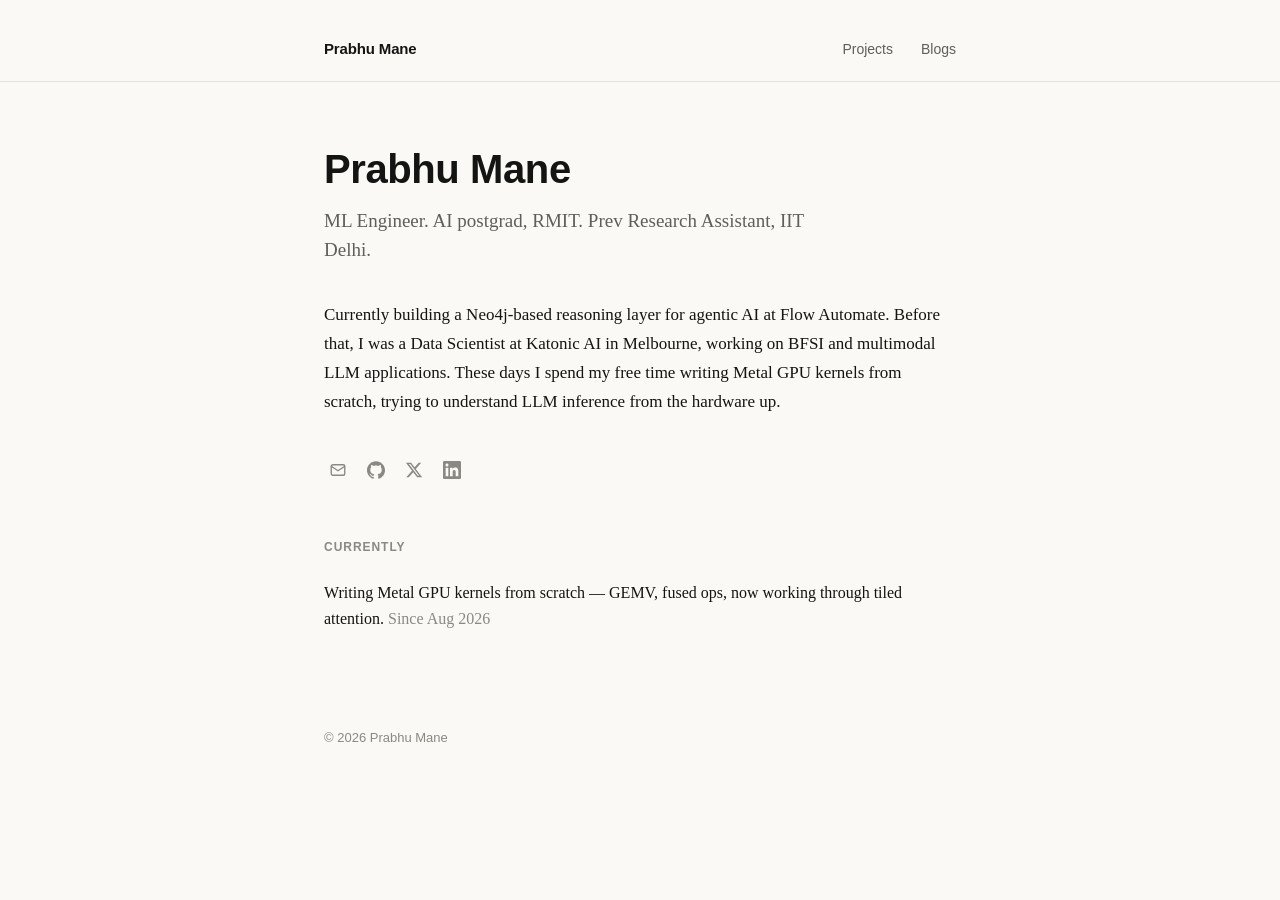
<file: index.html>
<!DOCTYPE html>
<html lang="en">
<head>
<meta charset="UTF-8">
<meta name="viewport" content="width=device-width, initial-scale=1">
<title>Prabhu Mane</title>
<link rel="icon" href="data:image/svg+xml,%3Csvg xmlns='http://www.w3.org/2000/svg' viewBox='0 0 32 32'%3E%3Ccircle cx='16' cy='16' r='16' fill='%23141413'/%3E%3C/svg%3E">
<link rel="stylesheet" href="/assets/style.css">
<style>
  /* hero */
  .hero{
    padding: 64px 0 28px;
  }
  .hero h1{
    font-family: var(--sans);
    font-weight: 700;
    font-size: 40px;
    line-height: 1.15;
    letter-spacing: -0.01em;
    margin: 0 0 14px;
  }
  .hero .tagline{
    font-family: var(--serif);
    font-size: 19px;
    line-height: 1.55;
    color: var(--ink-soft);
    margin: 0;
    max-width: 54ch;
  }

  /* about */
  .about{
    padding: 8px 0 40px;
  }
  .about p{
    font-family: var(--serif);
    font-size: 17px;
    line-height: 1.7;
    color: var(--ink);
    margin: 0 0 18px;
  }
  .about p:last-child{ margin-bottom: 0; }

  /* quick links */
  .links{
    padding: 0 0 56px;
    display: flex;
    flex-wrap: wrap;
    gap: 10px;
  }
  .links a{
    display: flex;
    align-items: center;
    justify-content: center;
    width: 28px;
    height: 28px;
    color: var(--ink-faint);
    transition: color 0.15s;
  }
  .links a:hover{ color: var(--ink); }
  .links svg{
    width: 18px;
    height: 18px;
    fill: currentColor;
  }
  .links a.mail svg{
    fill: none;
    stroke: currentColor;
    stroke-width: 1.8;
    stroke-linecap: round;
    stroke-linejoin: round;
  }

  /* now / currently */
  .now{
    padding: 0 0 56px;
  }
  .now h2{
    font-family: var(--sans);
    font-size: 12px;
    font-weight: 700;
    text-transform: uppercase;
    letter-spacing: 0.08em;
    color: var(--ink-faint);
    margin: 0 0 16px;
  }
  .now ul{
    list-style: none;
    margin: 0;
    padding: 0;
  }
  .now li{
    font-family: var(--serif);
    font-size: 16px;
    line-height: 1.6;
    color: var(--ink);
    padding: 10px 0;
    border-top: 1px solid var(--line);
  }
  .now li:first-child{ border-top: none; }
  .now li .dim{ color: var(--ink-faint); }

  @media (max-width: 480px){
    .hero h1{ font-size: 32px; }
    .hero{ padding-top: 44px; }
  }
</style>
</head>
<body>

<nav class="top">
  <div class="wrap">
    <a class="brand" href="/">Prabhu Mane</a>
    <div class="navlinks">
      <a href="#">Projects</a>
      <a href="blogs/">Blogs</a>
    </div>
  </div>
</nav>
<hr class="rule">

<main class="wrap">

  <section class="hero">
    <h1>Prabhu Mane</h1>
    <p class="tagline">
      ML Engineer. AI postgrad, RMIT. Prev Research Assistant, IIT Delhi.
    </p>
  </section>

  <section class="about">
    <p>
      Currently building a Neo4j-based reasoning layer for agentic AI at
      Flow Automate. Before that, I was a Data Scientist at Katonic AI in
      Melbourne, working on BFSI and multimodal LLM applications. These
      days I spend my free time writing Metal GPU kernels from scratch,
      trying to understand LLM inference from the hardware up.
    </p>
  </section>

  <section class="links">
    <a class="mail" href="mailto:dr.prabhumane@gmail.com" aria-label="Email" title="Email">
      <svg viewBox="0 0 24 24"><rect x="3" y="5" width="18" height="14" rx="2"/><path d="m3 7 9 6 9-6"/></svg>
    </a>
    <a href="https://github.com/PrabhuMane93" target="_blank" rel="noopener" aria-label="GitHub" title="GitHub">
      <svg viewBox="0 0 24 24"><path d="M12 .297c-6.63 0-12 5.373-12 12 0 5.303 3.438 9.8 8.205 11.385.6.113.82-.258.82-.577 0-.285-.01-1.04-.015-2.04-3.338.724-4.042-1.61-4.042-1.61-.546-1.387-1.333-1.756-1.333-1.756-1.089-.744.083-.729.083-.729 1.205.084 1.839 1.237 1.839 1.237 1.07 1.834 2.807 1.304 3.492.997.107-.775.418-1.305.762-1.605-2.665-.303-5.466-1.332-5.466-5.93 0-1.31.469-2.381 1.236-3.221-.124-.303-.535-1.523.117-3.176 0 0 1.008-.322 3.301 1.23.957-.266 1.983-.399 3.003-.404 1.02.005 2.047.138 3.006.404 2.291-1.552 3.297-1.23 3.297-1.23.653 1.653.242 2.873.118 3.176.77.84 1.235 1.911 1.235 3.221 0 4.609-2.803 5.624-5.475 5.921.43.372.823 1.102.823 2.222 0 1.606-.014 2.898-.014 3.293 0 .322.216.694.825.576C20.565 22.092 24 17.592 24 12.297c0-6.627-5.373-12-12-12z"/></svg>
    </a>
    <a href="https://x.com/PrabhuMane93" target="_blank" rel="noopener" aria-label="X (Twitter)" title="X">
      <svg viewBox="0 0 24 24"><path d="M18.244 2.25h3.308l-7.227 8.26 8.502 11.24H16.17l-5.214-6.817L4.99 21.75H1.68l7.73-8.835L1.254 2.25H8.08l4.713 6.231zm-1.161 17.52h1.833L7.084 4.126H5.117z"/></svg>
    </a>
    <a href="https://linkedin.com/in/prabhu-mane-b1a71a201" target="_blank" rel="noopener" aria-label="LinkedIn" title="LinkedIn">
      <svg viewBox="0 0 24 24"><path d="M20.447 20.452h-3.554v-5.569c0-1.328-.027-3.037-1.852-3.037-1.853 0-2.136 1.445-2.136 2.939v5.667H9.351V9h3.414v1.561h.046c.477-.9 1.637-1.85 3.37-1.85 3.601 0 4.267 2.37 4.267 5.455v6.286zM5.337 7.433c-1.144 0-2.063-.926-2.063-2.065 0-1.138.92-2.063 2.063-2.063 1.14 0 2.064.925 2.064 2.063 0 1.139-.925 2.065-2.064 2.065zm1.782 13.019H3.555V9h3.564v11.452zM22.225 0H1.771C.792 0 0 .774 0 1.729v20.542C0 23.227.792 24 1.771 24h20.451C23.2 24 24 23.227 24 22.271V1.729C24 .774 23.2 0 22.222 0h.003z"/></svg>
    </a>
  </section>

  <section class="now">
    <h2>Currently</h2>
    <ul>
      <li>Writing Metal GPU kernels from scratch — GEMV, fused ops, now working through tiled attention. <span class="dim">Since Aug 2026</span></li>
    </ul>
  </section>

</main>

<footer>
  <div class="wrap">
    <p>&copy; 2026 Prabhu Mane</p>
  </div>
</footer>

</body>
</html>
</file>
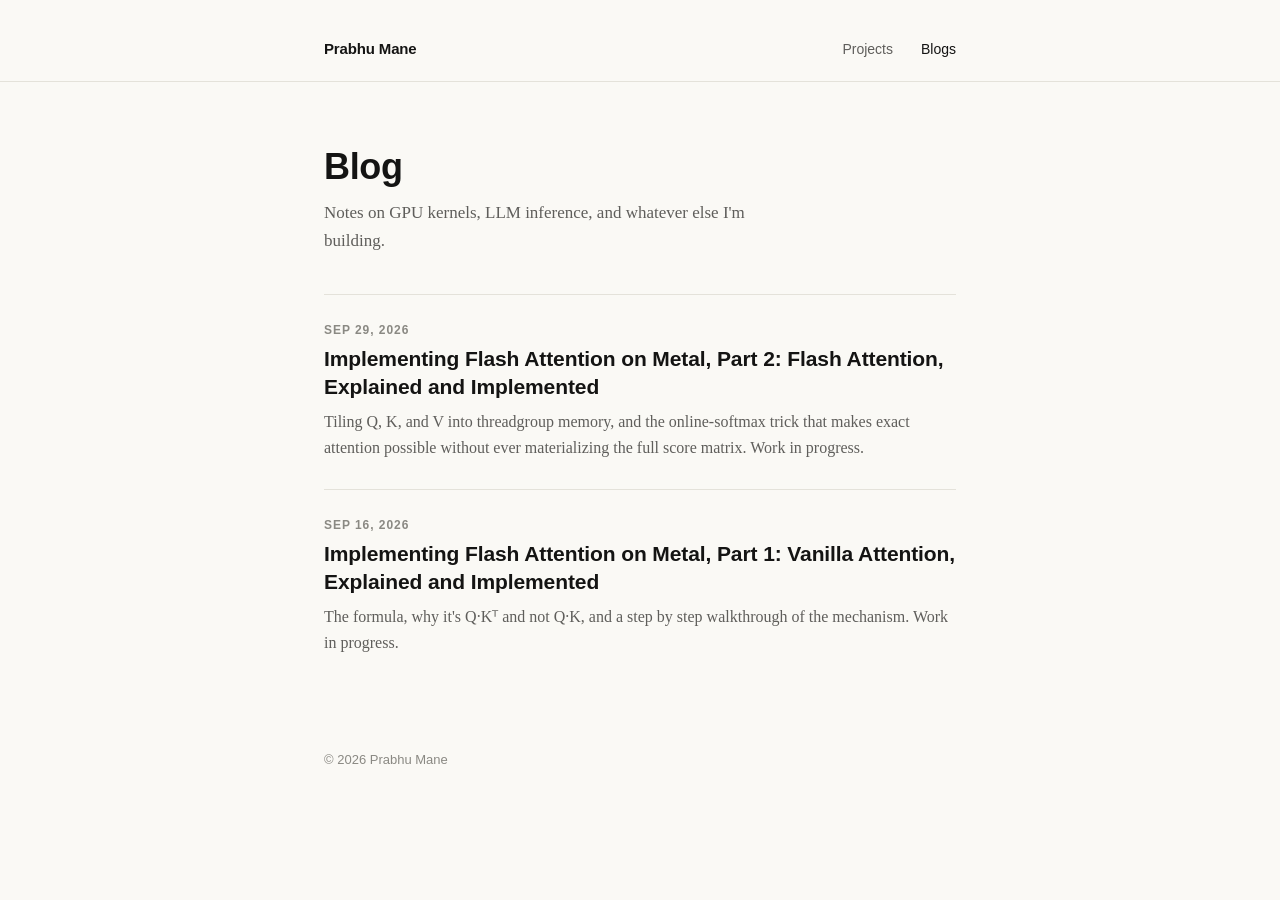
<file: blogs/index.html>
<!DOCTYPE html>
<html lang="en">
<head>
<meta charset="UTF-8">
<meta name="viewport" content="width=device-width, initial-scale=1">
<title>Blog — Prabhu Mane</title>
<link rel="icon" href="data:image/svg+xml,%3Csvg xmlns='http://www.w3.org/2000/svg' viewBox='0 0 32 32'%3E%3Ccircle cx='16' cy='16' r='16' fill='%23141413'/%3E%3C/svg%3E">
<link rel="stylesheet" href="/assets/style.css">
<style>
  .page-head{
    padding: 64px 0 40px;
  }
  .page-head h1{
    font-family: var(--sans);
    font-weight: 700;
    font-size: 36px;
    line-height: 1.15;
    letter-spacing: -0.01em;
    margin: 0 0 12px;
  }
  .page-head p{
    font-family: var(--serif);
    font-size: 17px;
    line-height: 1.6;
    color: var(--ink-soft);
    margin: 0;
    max-width: 54ch;
  }

  .post-list{
    padding: 0 0 64px;
  }
  .post-item{
    display: block;
    padding: 28px 0;
    border-top: 1px solid var(--line);
    text-decoration: none;
    color: inherit;
  }
  .post-list .post-item:last-child{ padding-bottom: 0; }
  .post-date{
    font-family: var(--sans);
    font-size: 12px;
    font-weight: 700;
    text-transform: uppercase;
    letter-spacing: 0.08em;
    color: var(--ink-faint);
    margin: 0 0 8px;
  }
  .post-item h2{
    font-family: var(--sans);
    font-weight: 700;
    font-size: 21px;
    line-height: 1.35;
    letter-spacing: -0.005em;
    margin: 0 0 8px;
    color: var(--ink);
  }
  .post-item:hover h2{ text-decoration: underline; }
  .post-item .dek{
    font-family: var(--serif);
    font-size: 16px;
    line-height: 1.6;
    color: var(--ink-soft);
    margin: 0;
  }
</style>
</head>
<body>

<nav class="top">
  <div class="wrap">
    <a class="brand" href="/">Prabhu Mane</a>
    <div class="navlinks">
      <a href="/#">Projects</a>
      <a href="/blogs/" aria-current="page">Blogs</a>
    </div>
  </div>
</nav>
<hr class="rule">

<main class="wrap">

  <section class="page-head">
    <h1>Blog</h1>
    <p>Notes on GPU kernels, LLM inference, and whatever else I'm building.</p>
  </section>

  <section class="post-list">
    <a class="post-item" href="flash-attention/">
      <p class="post-date">Sep 29, 2026</p>
      <h2>Implementing Flash Attention on Metal, Part 2: Flash Attention, Explained and Implemented</h2>
      <p class="dek">Tiling Q, K, and V into threadgroup memory, and the online-softmax trick that makes exact attention possible without ever materializing the full score matrix. Work in progress.</p>
    </a>
    <a class="post-item" href="vanilla-attention/">
      <p class="post-date">Sep 16, 2026</p>
      <h2>Implementing Flash Attention on Metal, Part 1: Vanilla Attention, Explained and Implemented</h2>
      <p class="dek">The formula, why it's Q·K&#7488; and not Q·K, and a step by step walkthrough of the mechanism. Work in progress.</p>
    </a>
  </section>

</main>

<footer>
  <div class="wrap">
    <p>&copy; 2026 Prabhu Mane</p>
  </div>
</footer>

</body>
</html>
</file>
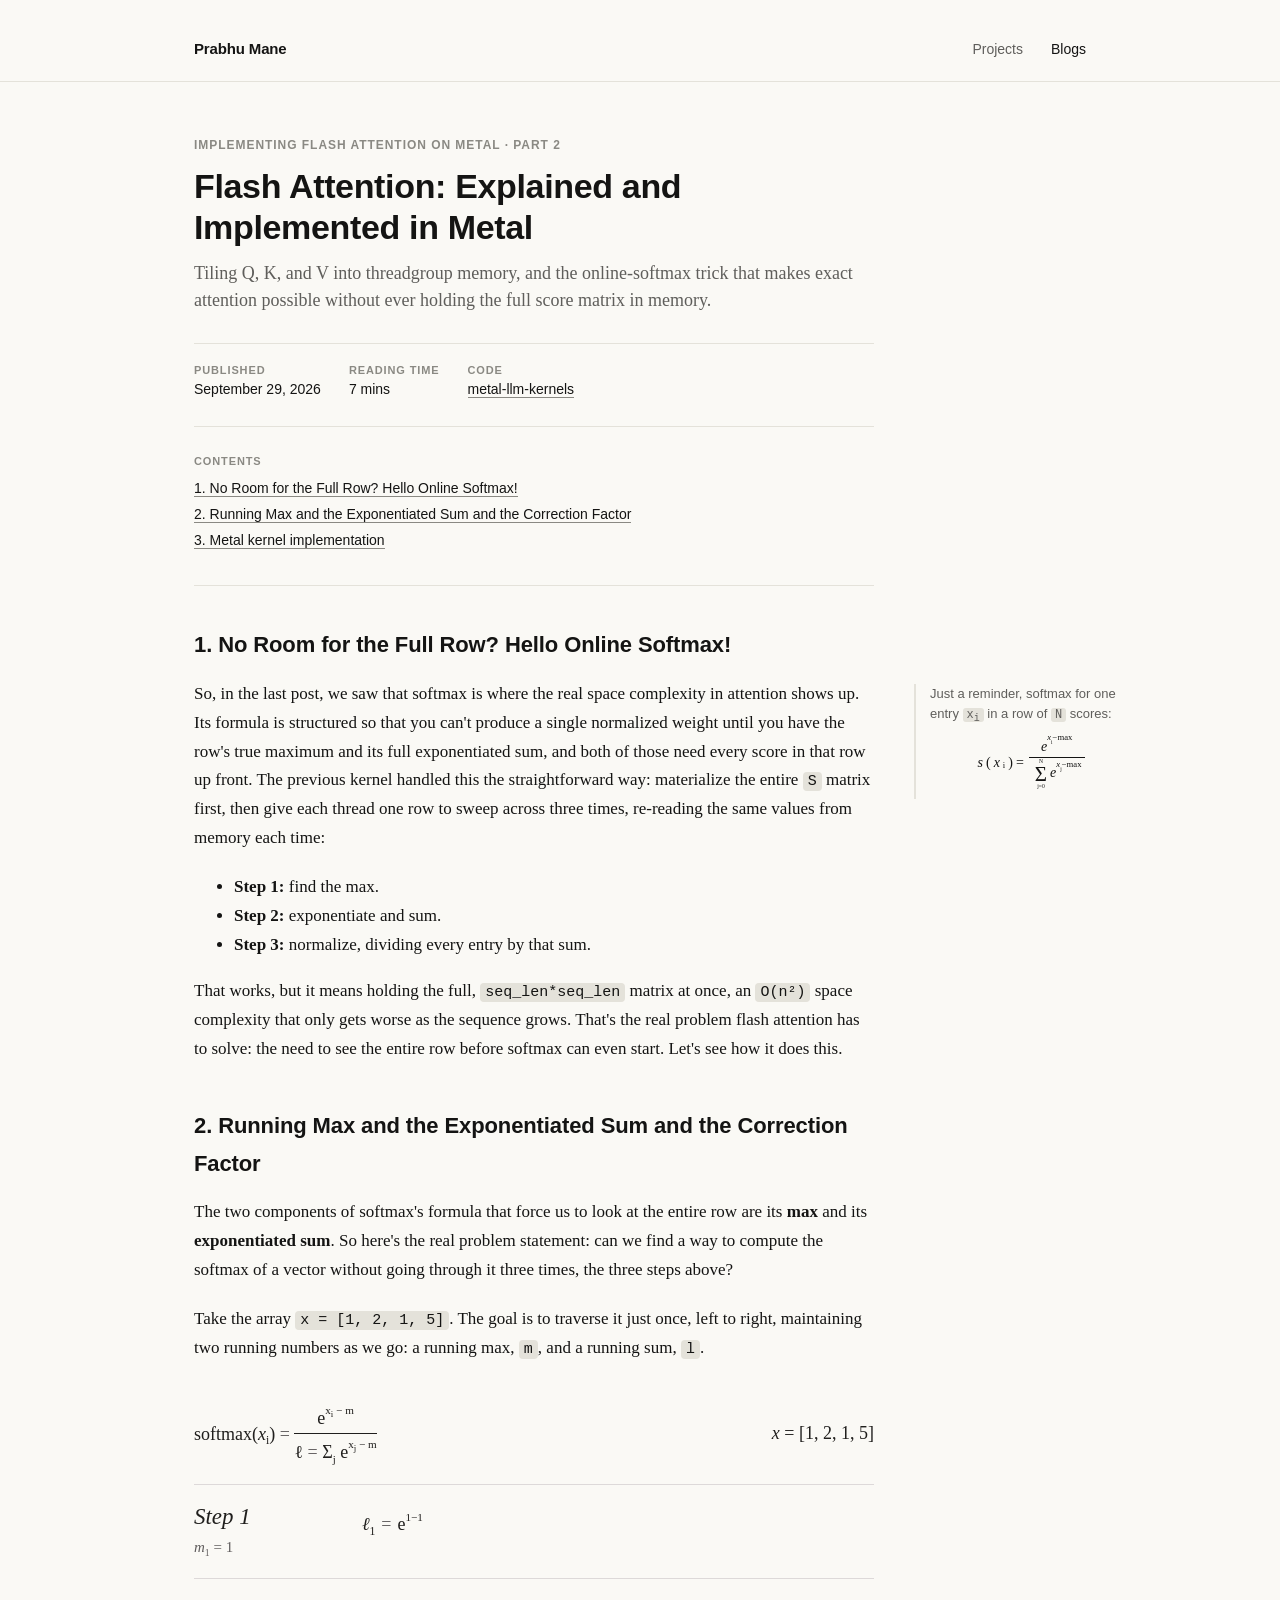
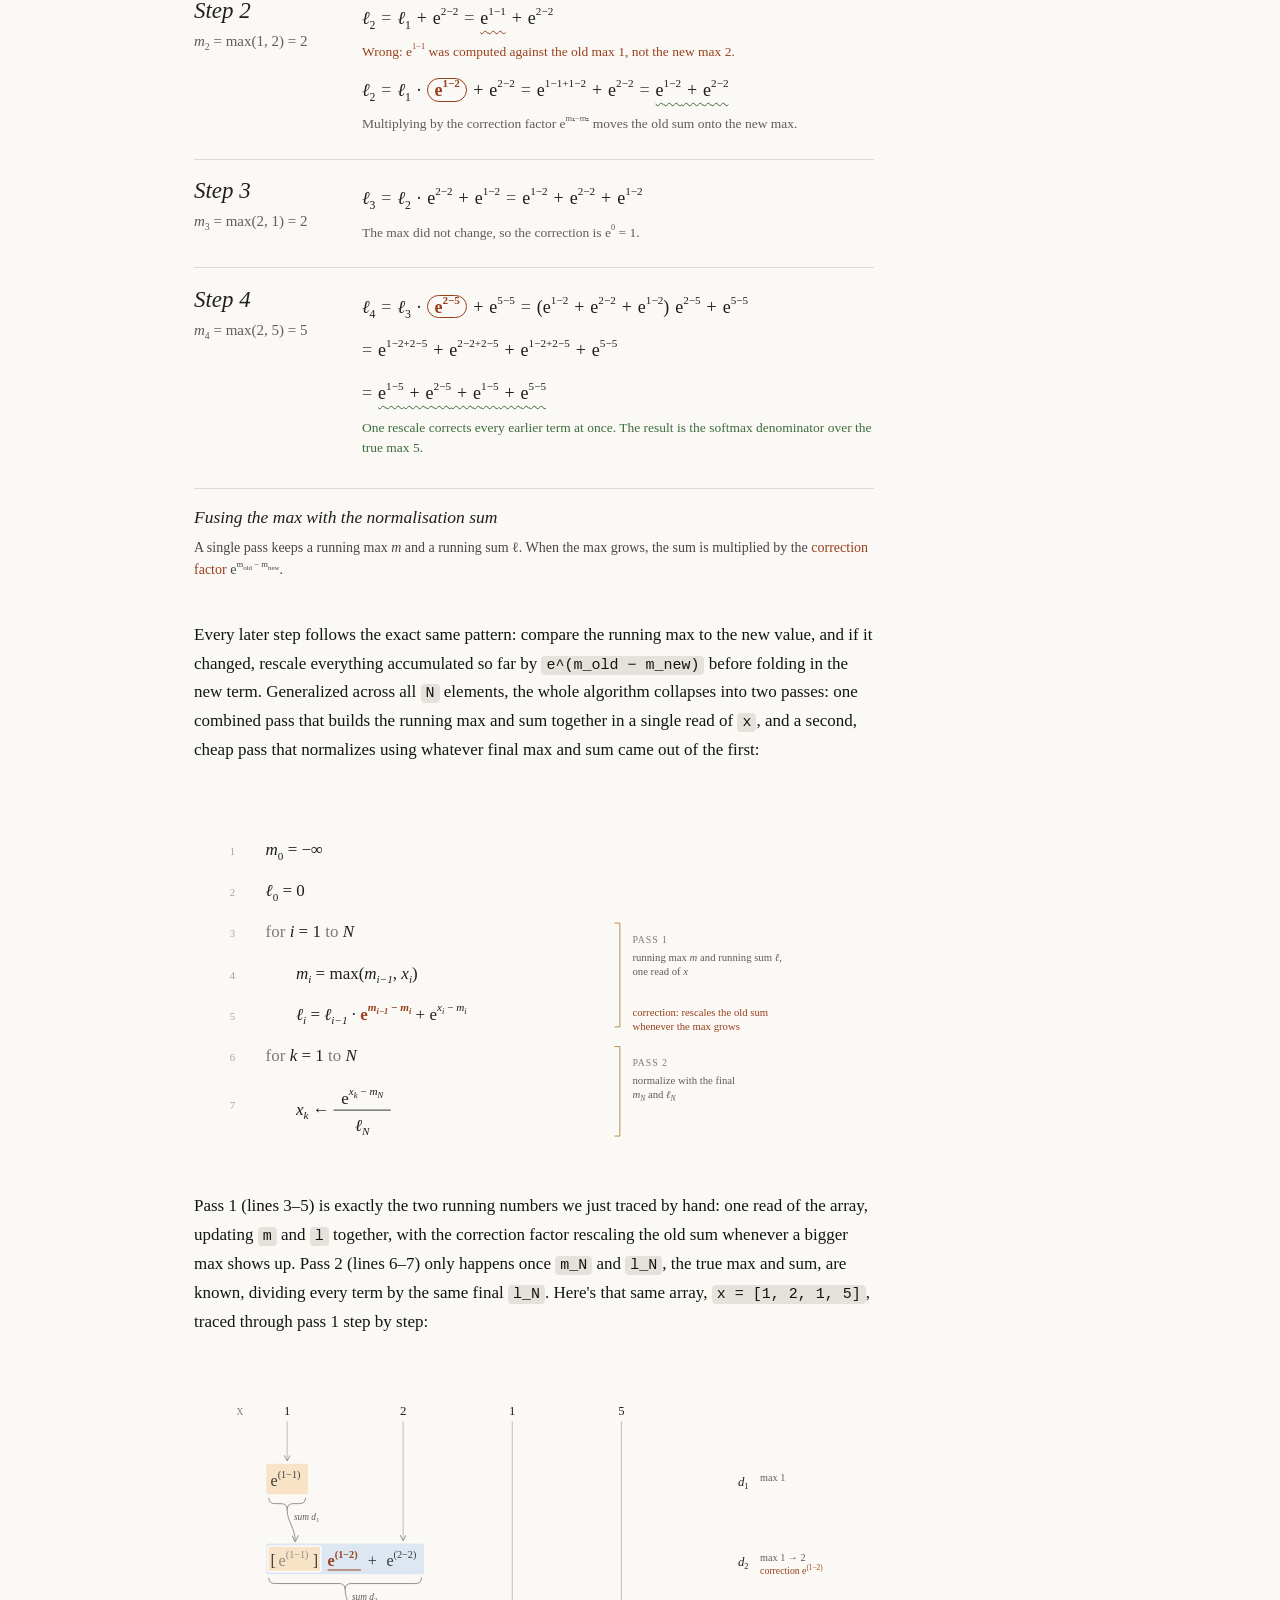
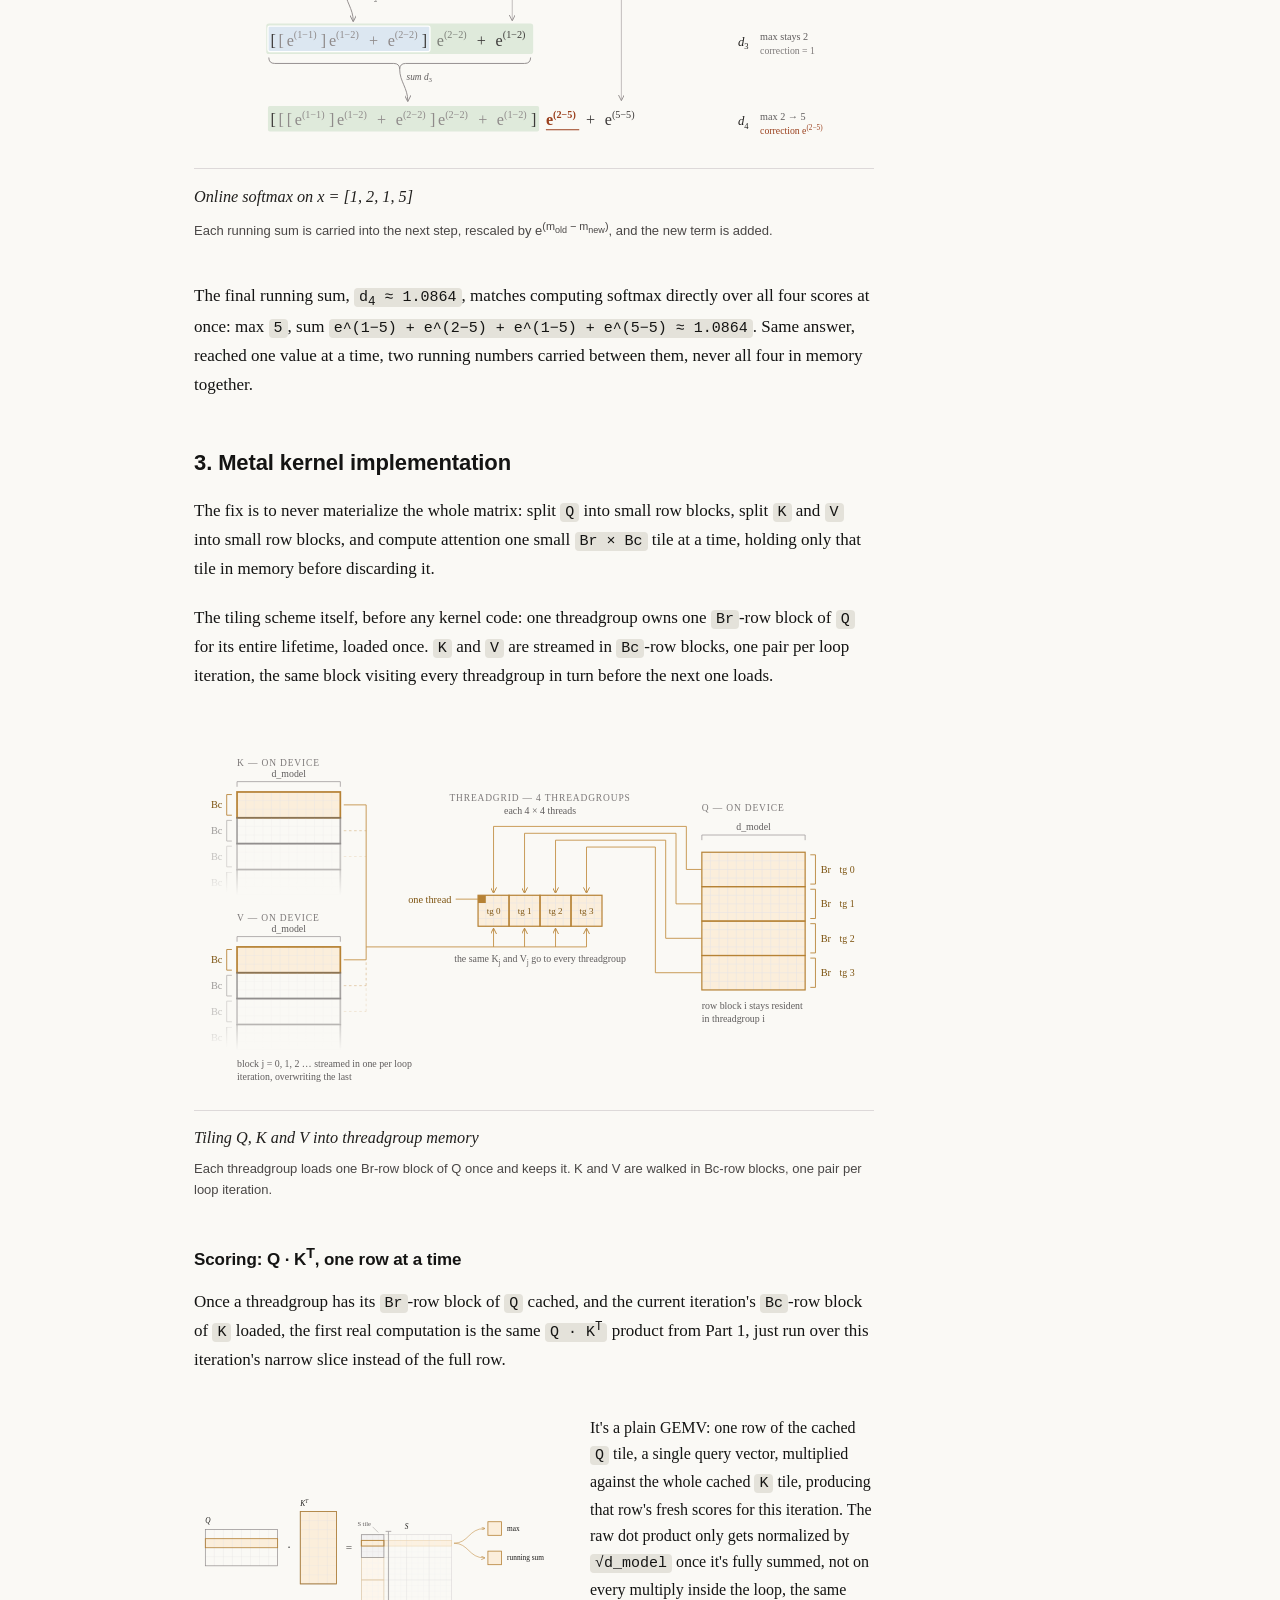
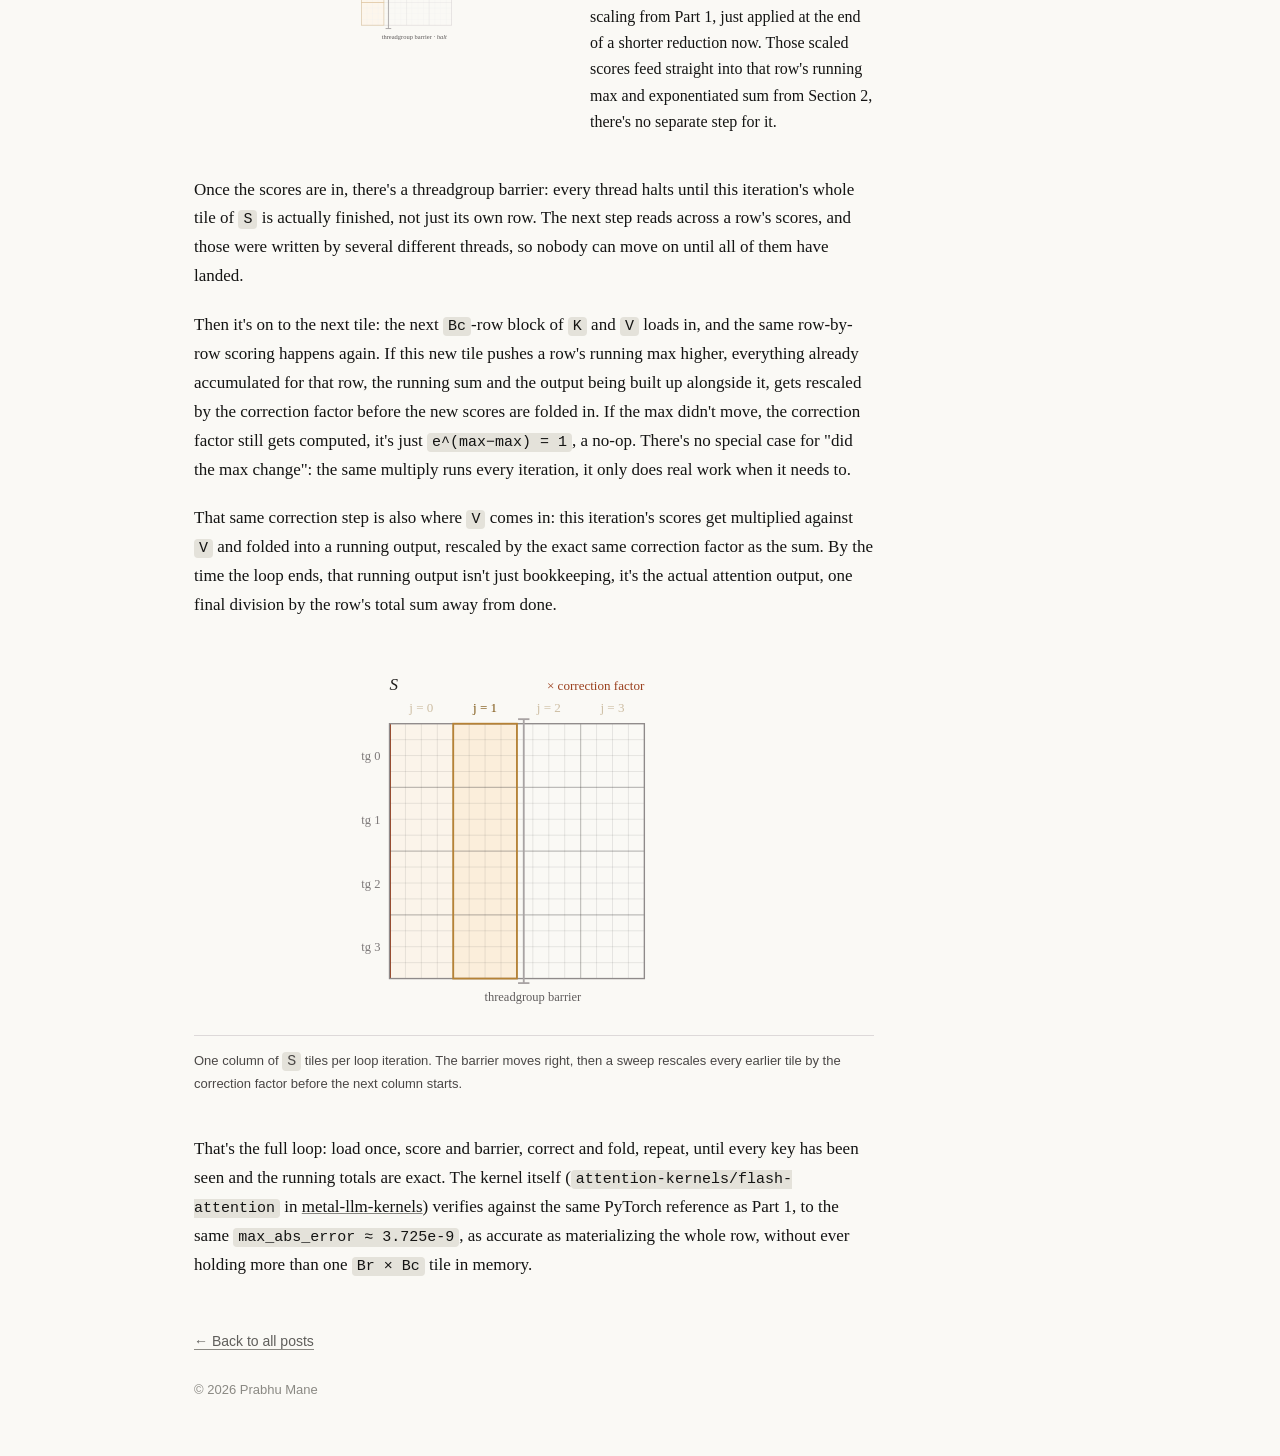
<file: blogs/flash-attention/index.html>
<!DOCTYPE html>
<html lang="en">
<head>
<meta charset="UTF-8">
<meta name="viewport" content="width=device-width, initial-scale=1">
<title>Flash Attention: Explained and Implemented in Metal &middot; Prabhu Mane</title>
<link rel="icon" href="data:image/svg+xml,%3Csvg xmlns='http://www.w3.org/2000/svg' viewBox='0 0 32 32'%3E%3Ccircle cx='16' cy='16' r='16' fill='%23141413'/%3E%3C/svg%3E">
<link rel="stylesheet" href="/assets/style.css">
<style>
  /* article shell, wider than the site's normal .wrap so margin notes
     have room to sit in the right gutter */
  .article-wrap{
    max-width: 940px;
    margin: 0 auto;
    padding: 0 24px;
  }
  .article-col{
    max-width: 680px;
  }
  nav.top .article-wrap{
    display: flex;
    align-items: center;
    justify-content: space-between;
  }

  /* header */
  .article-header{
    padding: 56px 0 28px;
  }
  .series-label{
    font-family: var(--sans);
    font-size: 12px;
    font-weight: 700;
    text-transform: uppercase;
    letter-spacing: 0.08em;
    color: var(--ink-faint);
    margin: 0 0 14px;
  }
  .article-header h1{
    font-family: var(--sans);
    font-weight: 700;
    font-size: 34px;
    line-height: 1.2;
    letter-spacing: -0.01em;
    margin: 0 0 12px;
  }
  .article-header .dek{
    font-family: var(--serif);
    font-size: 18px;
    line-height: 1.55;
    color: var(--ink-soft);
    margin: 0 0 28px;
  }

  .byline{
    display: flex;
    flex-wrap: wrap;
    gap: 28px;
    padding-top: 20px;
    border-top: 1px solid var(--line);
  }
  .byline .field .label{
    display: block;
    font-family: var(--sans);
    font-size: 11px;
    font-weight: 700;
    text-transform: uppercase;
    letter-spacing: 0.08em;
    color: var(--ink-faint);
    margin-bottom: 4px;
  }
  .byline .field .value{
    font-family: var(--sans);
    font-size: 14px;
    color: var(--ink);
  }
  .byline .field .value a{
    color: var(--ink);
    text-decoration: none;
    border-bottom: 1px solid var(--ink-faint);
  }
  .byline .field .value a:hover{ border-bottom-color: var(--ink); }

  .article-body a{
    color: var(--ink);
    text-decoration-color: var(--ink-faint);
  }
  .article-body a:hover{ text-decoration-color: var(--ink); }

  /* table of contents */
  .toc{
    padding: 28px 0;
    border-top: 1px solid var(--line);
    border-bottom: 1px solid var(--line);
  }
  .toc .toc-label{
    font-family: var(--sans);
    font-size: 11px;
    font-weight: 700;
    text-transform: uppercase;
    letter-spacing: 0.08em;
    color: var(--ink-faint);
    margin: 0 0 12px;
  }
  .toc ol{
    list-style: none;
    margin: 0;
    padding: 0;
  }
  .toc li{ margin: 0 0 8px; }
  .toc a{
    font-family: var(--sans);
    font-size: 14px;
    color: var(--ink);
    text-decoration: none;
    border-bottom: 1px solid var(--ink-faint);
  }
  .toc a:hover{ border-bottom-color: var(--ink); }
  .toc-sub{
    list-style: none;
    margin: 8px 0 0;
    padding-left: 18px;
  }
  .toc-sub li{ margin: 0 0 6px; }
  .toc-sub a{ font-size: 13px; color: var(--ink-soft); }
  .toc .todo{
    font-family: var(--sans);
    font-size: 14px;
    color: var(--ink-faint);
  }
  .toc .todo-tag{
    font-size: 11px;
    text-transform: uppercase;
    letter-spacing: 0.05em;
    border: 1px solid var(--line);
    border-radius: 3px;
    padding: 1px 6px;
    margin-left: 8px;
  }

  /* body */
  .article-body{
    padding: 40px 0 24px;
    font-family: var(--serif);
    font-size: 17px;
    line-height: 1.7;
  }
  .article-body h2{
    font-family: var(--sans);
    font-weight: 700;
    font-size: 22px;
    letter-spacing: -0.005em;
    margin: 44px 0 16px;
  }
  .article-body h2:first-child{ margin-top: 0; }
  .article-body h3{
    font-family: var(--sans);
    font-weight: 700;
    font-size: 17px;
    letter-spacing: -0.005em;
    margin: 32px 0 14px;
  }
  .article-body p{ margin: 0 0 20px; }
  .code-block{
    font-family: "SF Mono", ui-monospace, Menlo, Consolas, monospace;
    font-size: 13.5px;
    line-height: 1.6;
    background: var(--line);
    border-radius: 8px;
    padding: 18px 20px;
    margin: 20px 0;
    overflow-x: auto;
    color: var(--ink);
  }
  .code-block code{ background: none; padding: 0; font-size: inherit; }
  .article-body figure{ margin: 32px 0; }
  .article-body figure svg{ display: block; width: 100%; height: auto; }
  .article-body figcaption{
    font-family: var(--sans);
    font-size: 13px;
    line-height: 1.6;
    color: var(--ink-soft);
    margin-top: 10px;
  }
  .article-body code{
    font-family: "SF Mono", ui-monospace, Menlo, Consolas, monospace;
    font-size: 15px;
    background: var(--line);
    border-radius: 4px;
    padding: 1px 5px;
  }

  .formula{
    font-family: "SF Mono", ui-monospace, Menlo, Consolas, monospace;
    font-size: 17px;
    text-align: center;
    background: var(--line);
    border-radius: 8px;
    padding: 22px 20px;
    margin: 24px 0;
    color: var(--ink);
  }
  .formula.plain{
    background: none;
    border-radius: 0;
    padding: 12px 0;
  }

  .math{
    display: inline-flex;
    flex-wrap: wrap;
    justify-content: center;
    align-items: center;
    gap: 7px;
    font-family: Georgia, "Times New Roman", serif;
    font-size: 25px;
    color: var(--ink);
  }
  .math .var{ font-style: italic; }
  .math .fn{ font-style: normal; }
  .math .op{ font-style: normal; }
  .math sup{ font-size: 0.62em; position: relative; top: -0.6em; }
  .math sub{ font-size: 0.62em; position: relative; top: 0.3em; }

  .frac{
    display: inline-flex;
    flex-direction: column;
    align-items: center;
    vertical-align: middle;
    margin: 0 2px;
    line-height: 1.35;
  }
  .frac-num, .frac-den{ padding: 0 3px; }
  .frac-bar{
    width: 100%;
    border-top: 1.5px solid var(--ink);
    margin: 1px 0;
  }
  .math .dim{ color: var(--ink-faint); font-weight: 400; }
  .math .hl{ color: var(--ink); font-weight: 700; }
  .frac-bar.dim{ border-top-color: var(--ink-faint); }
  .frac-bar.hl{ border-top-color: var(--ink); }

  .sum-op{
    display: inline-flex;
    flex-direction: column;
    align-items: center;
    vertical-align: middle;
    line-height: 1;
    margin: 0 3px;
  }
  .sum-op .sum-top{ font-size: 0.4em; margin-bottom: 1px; white-space: nowrap; }
  .sum-op .sum-sym{ font-size: 1.5em; line-height: 0.8; }
  .sum-op .sum-bottom{ font-size: 0.4em; margin-top: 1px; white-space: nowrap; }

  .step-formula-small{
    text-align: center;
    padding: 14px 0;
  }
  .step-formula-small .math{ font-size: 19px; }

  /* input definitions list */
  .input-defs{
    display: grid;
    grid-template-columns: max-content 1fr;
    gap: 9px 18px;
    margin: 20px 0 24px;
    font-family: var(--sans);
    font-size: 15px;
  }
  .input-defs dt{
    margin: 0;
    font-family: "SF Mono", ui-monospace, Menlo, Consolas, monospace;
    font-weight: 700;
    color: var(--ink);
  }
  .input-defs dd{
    margin: 0;
    color: var(--ink-soft);
  }

  /* margin notes: float into the right gutter on wide viewports,
     collapse to an inline callout on narrow ones */
  .margin-note{
    float: right;
    clear: right;
    width: 220px;
    margin: 4px -260px 12px 0;
    padding-left: 14px;
    border-left: 2px solid var(--line);
    font-family: var(--sans);
    font-size: 13px;
    line-height: 1.55;
    color: var(--ink-soft);
  }
  .margin-note img{
    display: block;
    width: 100%;
    border-radius: 6px;
    margin: 0 0 10px;
  }
  .margin-note code{
    font-family: "SF Mono", ui-monospace, Menlo, Consolas, monospace;
    font-size: 12px;
    background: var(--line);
    border-radius: 3px;
    padding: 0 4px;
  }
  .margin-note ul{
    margin: 0;
    padding-left: 16px;
  }
  .margin-note li{
    margin: 0 0 10px;
  }
  .margin-note li:last-child{ margin-bottom: 0; }
  .margin-note p{ margin: 0 0 10px; }
  .margin-note p:last-child{ margin-bottom: 0; }
  .margin-note .math{
    display: flex;
    font-size: 14px;
    gap: 3px;
    margin: 10px 0;
    color: var(--ink);
  }

  /* step-by-step derivation cards */
  .step-card{
    margin: 18px 0;
    padding: 22px 24px;
    border: 1px solid var(--line);
    border-radius: 8px;
    background: #fff;
  }
  .step-label{
    font-family: var(--sans);
    font-size: 11px;
    font-weight: 700;
    text-transform: uppercase;
    letter-spacing: 0.08em;
    color: var(--ink-faint);
    margin: 0 0 14px;
  }
  .step-formula{
    text-align: center;
    padding: 6px 0 18px;
  }
  .step-formula .math{ font-size: 22px; }
  .step-caption{
    font-family: var(--serif);
    font-size: 15.5px;
    line-height: 1.6;
    color: var(--ink);
    margin: 0;
    text-align: center;
  }
  .step-detail{
    font-family: var(--serif);
    font-size: 15.5px;
    line-height: 1.7;
    color: var(--ink);
    text-align: left;
    margin: 16px 0 0;
    padding-top: 16px;
    border-top: 1px solid var(--line);
  }
  .step-detail:last-child{ margin-bottom: 0; }
  .step-detail ul{
    margin: 10px 0 0;
    padding-left: 20px;
  }
  .step-detail li{ margin: 0 0 8px; }
  .step-detail li:last-child{ margin-bottom: 0; }

  .worked-example{
    margin: 24px 0;
    padding: 18px 20px;
    border-left: 3px solid var(--ink-faint);
    background: var(--line);
    border-radius: 0 8px 8px 0;
  }
  .worked-example .label{
    font-family: var(--sans);
    font-size: 11px;
    font-weight: 700;
    text-transform: uppercase;
    letter-spacing: 0.08em;
    color: var(--ink-faint);
    margin: 0 0 10px;
  }
  .worked-example p{
    font-family: var(--serif);
    font-size: 15.5px;
    margin: 0 0 10px;
  }
  .worked-example p:last-child{ margin-bottom: 0; }
  .worked-example code{ background: var(--bg); }
  .worked-example table{
    width: 100%;
    border-collapse: collapse;
    font-family: "SF Mono", ui-monospace, Menlo, Consolas, monospace;
    font-size: 13.5px;
    margin: 10px 0;
  }
  .worked-example th, .worked-example td{
    text-align: right;
    padding: 6px 8px;
    border-bottom: 1px solid var(--ink-faint);
  }
  .worked-example th:first-child, .worked-example td:first-child{ text-align: left; }

  .scope-note{
    margin: 32px 0 40px;
    padding: 20px 22px;
    border: 1px dashed var(--ink-faint);
    border-radius: 8px;
    font-family: var(--sans);
    font-size: 14px;
    color: var(--ink-soft);
    line-height: 1.6;
  }
  .scope-note strong{ color: var(--ink); }

  .coming-next{
    margin: 40px 0 0;
    padding: 20px 22px;
    border: 1px dashed var(--ink-faint);
    border-radius: 8px;
    font-family: var(--sans);
    font-size: 14px;
    color: var(--ink-soft);
    line-height: 1.6;
  }
  .coming-next strong{ color: var(--ink); }

  .back-link{
    padding: 8px 0 0;
  }
  .back-link a{
    font-family: var(--sans);
    font-size: 14px;
    color: var(--ink-soft);
    text-decoration: none;
    border-bottom: 1px solid var(--ink-faint);
  }
  .back-link a:hover{ color: var(--ink); border-bottom-color: var(--ink); }

  @media (max-width: 980px){
    .article-header h1{ font-size: 27px; }
    .margin-note{
      float: none;
      width: auto;
      margin: 16px 0;
      padding: 10px 14px;
      border-left: 3px solid var(--line);
    }
  }
  @media (max-width: 560px){
    .math{ font-size: 19px; gap: 5px; }
    .step-formula .math{ font-size: 17px; }
    .worked-example table{ font-size: 12px; }
  }
</style>
</head>
<body>

<nav class="top">
  <div class="article-wrap">
    <a class="brand" href="/">Prabhu Mane</a>
    <div class="navlinks">
      <a href="/#">Projects</a>
      <a href="/blogs/" aria-current="page">Blogs</a>
    </div>
  </div>
</nav>
<hr class="rule">

<main class="article-wrap">

  <header class="article-header article-col">
    <p class="series-label">Implementing Flash Attention on Metal &middot; Part 2</p>
    <h1>Flash Attention: Explained and Implemented in Metal</h1>
    <p class="dek">Tiling Q, K, and V into threadgroup memory, and the online-softmax trick that makes exact attention possible without ever holding the full score matrix in memory.</p>

    <div class="byline">
      <div class="field">
        <span class="label">Published</span>
        <span class="value">September 29, 2026</span>
      </div>
      <div class="field">
        <span class="label">Reading time</span>
        <span class="value">7 mins</span>
      </div>
      <div class="field">
        <span class="label">Code</span>
        <span class="value"><a href="https://github.com/PrabhuMane93/metal-llm-kernels/tree/main/attention-kernels/flash-attention">metal-llm-kernels</a></span>
      </div>
    </div>
  </header>

  <nav class="toc article-col">
    <p class="toc-label">Contents</p>
    <ol>
      <li><a href="#online-softmax">1. No Room for the Full Row? Hello Online Softmax!</a></li>
      <li><a href="#running-max-correction">2. Running Max and the Exponentiated Sum and the Correction Factor</a></li>
      <li><a href="#kernel-implementation">3. Metal kernel implementation</a></li>
    </ol>
  </nav>

  <div class="article-body article-col">

    <h2 id="online-softmax">1. No Room for the Full Row? Hello Online Softmax!</h2>

    <aside class="margin-note">
      <p>Just a reminder, softmax for one entry <code>x<sub>i</sub></code> in a row of <code>N</code> scores:</p>
      <div class="math">
        <span class="var">s</span><span class="op">(</span><span class="var">x</span><sub>i</sub><span class="op">)</span>
        <span class="op">=</span>
        <span class="frac">
          <span class="frac-num"><span class="var">e</span><sup><span class="var">x</span><sub>i</sub><span class="op">&minus;</span><span class="fn">max</span></sup></span>
          <span class="frac-bar"></span>
          <span class="frac-den"><span class="sum-op"><span class="sum-top">N</span><span class="sum-sym">&Sigma;</span><span class="sum-bottom">j=0</span></span><span class="var">e</span><sup><span class="var">x</span><sub>j</sub><span class="op">&minus;</span><span class="fn">max</span></sup></span>
        </span>
      </div>
    </aside>

    <p>
      So, in the last post, we saw that softmax is where the real space
      complexity in attention shows up. Its formula is structured so that
      you can't produce a single normalized weight until you have the row's
      true maximum and its full exponentiated sum, and both of those need
      every score in that row up front. The previous kernel handled this the
      straightforward way: materialize the entire <code>S</code> matrix
      first, then give each thread one row to sweep across three times,
      re-reading the same values from memory each time:
    </p>
    <ul>
      <li><strong>Step 1:</strong> find the max.</li>
      <li><strong>Step 2:</strong> exponentiate and sum.</li>
      <li><strong>Step 3:</strong> normalize, dividing every entry by that sum.</li>
    </ul>
    <p>
      That works, but it means holding the full,
      <code>seq_len*seq_len</code> matrix at once, an <code>O(n&sup2;)</code>
      space complexity that only gets worse as the sequence grows. That's
      the real problem flash attention has to solve: the need to see the
      entire row before softmax can even start. Let's see how it does this.
    </p>

    <h2 id="running-max-correction">2. Running Max and the Exponentiated Sum and the Correction Factor</h2>

    <p>
      The two components of softmax's formula that force us to look at the
      entire row are its <strong>max</strong> and its <strong>exponentiated
      sum</strong>. So here's the real problem statement: can we find a way
      to compute the softmax of a vector without going through it three
      times, the three steps above?
    </p>

    <p>
      Take the array <code>x = [1, 2, 1, 5]</code>. The goal is to traverse
      it just once, left to right, maintaining two running numbers as we
      go: a running max, <code>m</code>, and a running sum, <code>l</code>.
    </p>


<!--
  Online-softmax worked example (Distill). Paste the <figure> block into the <d-article> body.
  Self-contained HTML, no stylesheet, no JS. Transparent background.
  Optional fonts: <link rel="stylesheet" href="https://fonts.googleapis.com/css2?family=Cormorant+Garamond:ital@0;1&family=Lora:ital,wght@0,400;0,600;1,400&display=swap">
-->
<figure class="l-body-outset" id="fig-online-softmax-steps" style="margin: 2.5rem 0;">
  <div style="font-family: 'Lora', Georgia, serif; display: flex; flex-wrap: wrap; justify-content: space-between; align-items: baseline; gap: 0.75rem 2rem; padding-bottom: 1rem; font-size: 18px; color: #201f1d; font-feature-settings: 'tnum';">
    <div>softmax(<i>x</i><sub style="font-size: 0.65em; line-height: 0;">i</sub>) <span style="color: #605d5d;">=</span> <span style="display: inline-grid; justify-items: center; vertical-align: middle; line-height: 1.7; white-space: nowrap;"><span><span style="white-space: nowrap;">e<sup style="font-size: 0.62em; vertical-align: 0.85em; line-height: 1;">x<sub style="font-size: 0.8em; line-height: 1;">i</sub> &minus; m</sup></span></span><span style="border-top: 1px solid #201f1d; padding-top: 0.15em;">&#8467; <span style="color: #605d5d;">=</span> &Sigma;<sub style="font-size: 0.6em;">j</sub> <span style="white-space: nowrap;">e<sup style="font-size: 0.62em; vertical-align: 0.85em; line-height: 1;">x<sub style="font-size: 0.8em; line-height: 1;">j</sub> &minus; m</sup></span></span></span></div>
    <div><i>x</i> = [1, 2, 1, 5]</div>
  </div>
  <div style="display: grid; grid-template-columns: minmax(0, 9rem) minmax(0, 1fr); column-gap: 1.5rem; padding: 1.1rem 0; border-top: 1px solid #ddd9d9;">
      <div><div style="font-family: 'Cormorant Garamond', Georgia, serif; font-style: italic; font-size: 1.35em; color: #201f1d; line-height: 1.2;">Step 1</div><div style="font-family: 'Lora', Georgia, serif; font-size: 15px; color: #605d5d; margin-top: 0.3rem; font-feature-settings: 'tnum';"><i>m</i><sub style="font-size: 0.65em; line-height: 0;">1</sub> = 1</div></div>
      <div style="font-family: 'Lora', Georgia, serif; min-width: 0;"><div style="font-size: 18px; line-height: 2.4; word-spacing: 0.08em; color: #201f1d; font-feature-settings: 'tnum';"><i>&#8467;</i><sub style="font-size: 0.65em; line-height: 0;">1</sub> <span style="color: #605d5d;">=</span> <span style="white-space: nowrap;">e<sup style="font-size: 0.62em; vertical-align: 0.85em; line-height: 1;">1&minus;1</sup></span></div></div>
    </div>
  <div style="display: grid; grid-template-columns: minmax(0, 9rem) minmax(0, 1fr); column-gap: 1.5rem; padding: 1.1rem 0; border-top: 1px solid #ddd9d9;">
      <div><div style="font-family: 'Cormorant Garamond', Georgia, serif; font-style: italic; font-size: 1.35em; color: #201f1d; line-height: 1.2;">Step 2</div><div style="font-family: 'Lora', Georgia, serif; font-size: 15px; color: #605d5d; margin-top: 0.3rem; font-feature-settings: 'tnum';"><i>m</i><sub style="font-size: 0.65em; line-height: 0;">2</sub> = max(1, 2) = 2</div></div>
      <div style="font-family: 'Lora', Georgia, serif; min-width: 0;"><div style="font-size: 18px; line-height: 2.4; word-spacing: 0.08em; color: #201f1d; font-feature-settings: 'tnum';"><i>&#8467;</i><sub style="font-size: 0.65em; line-height: 0;">2</sub> <span style="color: #605d5d;">=</span> <i>&#8467;</i><sub style="font-size: 0.65em; line-height: 0;">1</sub> + <span style="white-space: nowrap;">e<sup style="font-size: 0.62em; vertical-align: 0.85em; line-height: 1;">2&minus;2</sup></span> <span style="color: #605d5d;">=</span> <span style="text-decoration: underline wavy #9a3f1c; text-decoration-thickness: 1px; text-underline-offset: 6px;"><span style="white-space: nowrap;">e<sup style="font-size: 0.62em; vertical-align: 0.85em; line-height: 1;">1&minus;1</sup></span></span> + <span style="white-space: nowrap;">e<sup style="font-size: 0.62em; vertical-align: 0.85em; line-height: 1;">2&minus;2</sup></span></div><div style="font-family: 'Lora', Georgia, serif; font-size: 13.5px; line-height: 1.5; color: #9a3f1c; margin: 0.15rem 0 0.4rem; text-wrap: pretty;">Wrong: <span style="white-space: nowrap;">e<sup style="font-size: 0.62em; vertical-align: 0.85em; line-height: 1;">1&minus;1</sup></span> was computed against the old max 1, not the new max 2.</div><div style="font-size: 18px; line-height: 2.4; word-spacing: 0.08em; color: #201f1d; font-feature-settings: 'tnum';"><i>&#8467;</i><sub style="font-size: 0.65em; line-height: 0;">2</sub> <span style="color: #605d5d;">=</span> <i>&#8467;</i><sub style="font-size: 0.65em; line-height: 0;">1</sub> &middot; <span style="border: 1.3px solid #9a3f1c; border-radius: 999px; padding: 0.05em 0.35em; color: #9a3f1c; font-weight: 600;"><span style="white-space: nowrap;">e<sup style="font-size: 0.62em; vertical-align: 0.85em; line-height: 1;">1&minus;2</sup></span></span> + <span style="white-space: nowrap;">e<sup style="font-size: 0.62em; vertical-align: 0.85em; line-height: 1;">2&minus;2</sup></span> <span style="color: #605d5d;">=</span> <span style="white-space: nowrap;">e<sup style="font-size: 0.62em; vertical-align: 0.85em; line-height: 1;">1&minus;1+1&minus;2</sup></span> + <span style="white-space: nowrap;">e<sup style="font-size: 0.62em; vertical-align: 0.85em; line-height: 1;">2&minus;2</sup></span> <span style="color: #605d5d;">=</span> <span style="text-decoration: underline wavy #3f6b3c; text-decoration-thickness: 1px; text-underline-offset: 6px;"><span style="white-space: nowrap;">e<sup style="font-size: 0.62em; vertical-align: 0.85em; line-height: 1;">1&minus;2</sup></span> + <span style="white-space: nowrap;">e<sup style="font-size: 0.62em; vertical-align: 0.85em; line-height: 1;">2&minus;2</sup></span></span></div><div style="font-family: 'Lora', Georgia, serif; font-size: 13.5px; line-height: 1.5; color: #605d5d; margin: 0.15rem 0 0.4rem; text-wrap: pretty;">Multiplying by the correction factor <span style="white-space: nowrap;">e<sup style="font-size: 0.62em; vertical-align: 0.85em; line-height: 1;">m&#8321;&minus;m&#8322;</sup></span> moves the old sum onto the new max.</div></div>
    </div>
  <div style="display: grid; grid-template-columns: minmax(0, 9rem) minmax(0, 1fr); column-gap: 1.5rem; padding: 1.1rem 0; border-top: 1px solid #ddd9d9;">
      <div><div style="font-family: 'Cormorant Garamond', Georgia, serif; font-style: italic; font-size: 1.35em; color: #201f1d; line-height: 1.2;">Step 3</div><div style="font-family: 'Lora', Georgia, serif; font-size: 15px; color: #605d5d; margin-top: 0.3rem; font-feature-settings: 'tnum';"><i>m</i><sub style="font-size: 0.65em; line-height: 0;">3</sub> = max(2, 1) = 2</div></div>
      <div style="font-family: 'Lora', Georgia, serif; min-width: 0;"><div style="font-size: 18px; line-height: 2.4; word-spacing: 0.08em; color: #201f1d; font-feature-settings: 'tnum';"><i>&#8467;</i><sub style="font-size: 0.65em; line-height: 0;">3</sub> <span style="color: #605d5d;">=</span> <i>&#8467;</i><sub style="font-size: 0.65em; line-height: 0;">2</sub> &middot; <span style="white-space: nowrap;">e<sup style="font-size: 0.62em; vertical-align: 0.85em; line-height: 1;">2&minus;2</sup></span> + <span style="white-space: nowrap;">e<sup style="font-size: 0.62em; vertical-align: 0.85em; line-height: 1;">1&minus;2</sup></span> <span style="color: #605d5d;">=</span> <span style="white-space: nowrap;">e<sup style="font-size: 0.62em; vertical-align: 0.85em; line-height: 1;">1&minus;2</sup></span> + <span style="white-space: nowrap;">e<sup style="font-size: 0.62em; vertical-align: 0.85em; line-height: 1;">2&minus;2</sup></span> + <span style="white-space: nowrap;">e<sup style="font-size: 0.62em; vertical-align: 0.85em; line-height: 1;">1&minus;2</sup></span></div><div style="font-family: 'Lora', Georgia, serif; font-size: 13.5px; line-height: 1.5; color: #605d5d; margin: 0.15rem 0 0.4rem; text-wrap: pretty;">The max did not change, so the correction is <span style="white-space: nowrap;">e<sup style="font-size: 0.62em; vertical-align: 0.85em; line-height: 1;">0</sup></span> = 1.</div></div>
    </div>
  <div style="display: grid; grid-template-columns: minmax(0, 9rem) minmax(0, 1fr); column-gap: 1.5rem; padding: 1.1rem 0; border-top: 1px solid #ddd9d9;">
      <div><div style="font-family: 'Cormorant Garamond', Georgia, serif; font-style: italic; font-size: 1.35em; color: #201f1d; line-height: 1.2;">Step 4</div><div style="font-family: 'Lora', Georgia, serif; font-size: 15px; color: #605d5d; margin-top: 0.3rem; font-feature-settings: 'tnum';"><i>m</i><sub style="font-size: 0.65em; line-height: 0;">4</sub> = max(2, 5) = 5</div></div>
      <div style="font-family: 'Lora', Georgia, serif; min-width: 0;"><div style="font-size: 18px; line-height: 2.4; word-spacing: 0.08em; color: #201f1d; font-feature-settings: 'tnum';"><i>&#8467;</i><sub style="font-size: 0.65em; line-height: 0;">4</sub> <span style="color: #605d5d;">=</span> <i>&#8467;</i><sub style="font-size: 0.65em; line-height: 0;">3</sub> &middot; <span style="border: 1.3px solid #9a3f1c; border-radius: 999px; padding: 0.05em 0.35em; color: #9a3f1c; font-weight: 600;"><span style="white-space: nowrap;">e<sup style="font-size: 0.62em; vertical-align: 0.85em; line-height: 1;">2&minus;5</sup></span></span> + <span style="white-space: nowrap;">e<sup style="font-size: 0.62em; vertical-align: 0.85em; line-height: 1;">5&minus;5</sup></span> <span style="color: #605d5d;">=</span> (<span style="white-space: nowrap;">e<sup style="font-size: 0.62em; vertical-align: 0.85em; line-height: 1;">1&minus;2</sup></span> + <span style="white-space: nowrap;">e<sup style="font-size: 0.62em; vertical-align: 0.85em; line-height: 1;">2&minus;2</sup></span> + <span style="white-space: nowrap;">e<sup style="font-size: 0.62em; vertical-align: 0.85em; line-height: 1;">1&minus;2</sup></span>) <span style="white-space: nowrap;">e<sup style="font-size: 0.62em; vertical-align: 0.85em; line-height: 1;">2&minus;5</sup></span> + <span style="white-space: nowrap;">e<sup style="font-size: 0.62em; vertical-align: 0.85em; line-height: 1;">5&minus;5</sup></span></div><div style="font-size: 18px; line-height: 2.4; word-spacing: 0.08em; color: #201f1d; font-feature-settings: 'tnum';"><span style="color: #605d5d;">=</span> <span style="white-space: nowrap;">e<sup style="font-size: 0.62em; vertical-align: 0.85em; line-height: 1;">1&minus;2+2&minus;5</sup></span> + <span style="white-space: nowrap;">e<sup style="font-size: 0.62em; vertical-align: 0.85em; line-height: 1;">2&minus;2+2&minus;5</sup></span> + <span style="white-space: nowrap;">e<sup style="font-size: 0.62em; vertical-align: 0.85em; line-height: 1;">1&minus;2+2&minus;5</sup></span> + <span style="white-space: nowrap;">e<sup style="font-size: 0.62em; vertical-align: 0.85em; line-height: 1;">5&minus;5</sup></span></div><div style="font-size: 18px; line-height: 2.4; word-spacing: 0.08em; color: #201f1d; font-feature-settings: 'tnum';"><span style="color: #605d5d;">=</span> <span style="text-decoration: underline wavy #3f6b3c; text-decoration-thickness: 1px; text-underline-offset: 6px;"><span style="white-space: nowrap;">e<sup style="font-size: 0.62em; vertical-align: 0.85em; line-height: 1;">1&minus;5</sup></span> + <span style="white-space: nowrap;">e<sup style="font-size: 0.62em; vertical-align: 0.85em; line-height: 1;">2&minus;5</sup></span> + <span style="white-space: nowrap;">e<sup style="font-size: 0.62em; vertical-align: 0.85em; line-height: 1;">1&minus;5</sup></span> + <span style="white-space: nowrap;">e<sup style="font-size: 0.62em; vertical-align: 0.85em; line-height: 1;">5&minus;5</sup></span></span></div><div style="font-family: 'Lora', Georgia, serif; font-size: 13.5px; line-height: 1.5; color: #3f6b3c; margin: 0.15rem 0 0.4rem; text-wrap: pretty;">One rescale corrects every earlier term at once. The result is the softmax denominator over the true max 5.</div></div>
    </div>
  <figcaption style="margin-top: 0.4rem; color: #4a4746; border-top: 1px solid #ddd9d9; padding-top: 0.9rem; font-family: 'Lora', Georgia, serif; font-size: 14px; line-height: 1.55;">
    <div style="font-family: 'Cormorant Garamond', Georgia, serif; font-style: italic; font-size: 1.25em; color: #201f1d; margin-bottom: 0.4rem;">Fusing the max with the normalisation sum</div>
    A single pass keeps a running max <i>m</i> and a running sum &#8467;. When the max grows, the sum is multiplied by the <span style="color: #9a3f1c;">correction factor</span> <span style="white-space: nowrap;">e<sup style="font-size: 0.62em; vertical-align: 0.85em; line-height: 1;">m<sub style="font-size: 0.8em; line-height: 1;">old</sub> &minus; m<sub style="font-size: 0.8em; line-height: 1;">new</sub></sup></span>.
  </figcaption>
</figure>

    <p>
      Every later step follows the exact same pattern: compare the running
      max to the new value, and if it changed, rescale everything
      accumulated so far by <code>e^(m_old &minus; m_new)</code> before
      folding in the new term. Generalized across all <code>N</code>
      elements, the whole algorithm collapses into two passes: one combined
      pass that builds the running max and sum together in a single read of
      <code>x</code>, and a second, cheap pass that normalizes using
      whatever final max and sum came out of the first:
    </p>

<!--
  Online-softmax pseudocode figure (Distill). Paste the <figure> block into the <d-article> body.
  Self-contained: inline SVG, no stylesheet, no JS. Transparent background.
  Optional fonts: <link rel="stylesheet" href="https://fonts.googleapis.com/css2?family=Cormorant+Garamond:ital@0;1&family=Lora:ital@0;1&display=swap">
-->
<figure class="l-page" id="fig-online-softmax-pseudocode" style="margin: 2.5rem 0;">
  <svg viewBox="0 0 760 388" style="width: 100%; height: auto; display: block;" role="img" aria-label="Online softmax pseudocode. m0 = minus infinity, l0 = 0. For i = 1 to N: m_i = max(m_(i−1), x_i); l_i = l_(i−1) times e^(m_(i−1) − m_i) plus e^(x_i − m_i). For k = 1 to N: x_k gets e^(x_k − m_N) over l_N. Lines 3 to 5 are pass one, a single read computing the running max and sum, with the correction factor rescaling the old sum when the max grows. Lines 6 and 7 are pass two, normalizing with the final m_N and l_N.">
    <text x="40" y="56" style="font-family: 'Lora', Georgia, serif; font-size: 12px; font-feature-settings: 'tnum'; fill: #a8a3a3;">1</text><text x="40" y="102" style="font-family: 'Lora', Georgia, serif; font-size: 12px; font-feature-settings: 'tnum'; fill: #a8a3a3;">2</text><text x="40" y="148" style="font-family: 'Lora', Georgia, serif; font-size: 12px; font-feature-settings: 'tnum'; fill: #a8a3a3;">3</text><text x="40" y="194" style="font-family: 'Lora', Georgia, serif; font-size: 12px; font-feature-settings: 'tnum'; fill: #a8a3a3;">4</text><text x="40" y="240" style="font-family: 'Lora', Georgia, serif; font-size: 12px; font-feature-settings: 'tnum'; fill: #a8a3a3;">5</text><text x="40" y="286" style="font-family: 'Lora', Georgia, serif; font-size: 12px; font-feature-settings: 'tnum'; fill: #a8a3a3;">6</text><text x="40" y="340" style="font-family: 'Lora', Georgia, serif; font-size: 12px; font-feature-settings: 'tnum'; fill: #a8a3a3;">7</text><text x="80" y="56" style="font-family: 'Lora', Georgia, serif; fill: #201f1d; font-feature-settings: 'tnum';"><tspan dy="0" style="font-size: 19px; font-style: italic;  ">m</tspan><tspan dy="5" style="font-size: 12.5px;   ">0</tspan><tspan dy="-5" style="font-size: 19px;   ">  =  &minus;&infin;</tspan></text><text x="80" y="102" style="font-family: 'Lora', Georgia, serif; fill: #201f1d; font-feature-settings: 'tnum';"><tspan dy="0" style="font-size: 19px; font-style: italic;  ">&#8467;</tspan><tspan dy="5" style="font-size: 12.5px;   ">0</tspan><tspan dy="-5" style="font-size: 19px;   ">  =  0</tspan></text><text x="80" y="148" style="font-family: 'Lora', Georgia, serif; fill: #201f1d; font-feature-settings: 'tnum';"><tspan dy="0" style="font-size: 19px;  fill: #7d7979; ">for </tspan><tspan dy="0" style="font-size: 19px; font-style: italic;  ">i</tspan><tspan dy="0" style="font-size: 19px;   "> = 1 </tspan><tspan dy="0" style="font-size: 19px;  fill: #7d7979; ">to </tspan><tspan dy="0" style="font-size: 19px; font-style: italic;  ">N</tspan></text><text x="114" y="194" style="font-family: 'Lora', Georgia, serif; fill: #201f1d; font-feature-settings: 'tnum';"><tspan dy="0" style="font-size: 19px; font-style: italic;  ">m</tspan><tspan dy="5" style="font-size: 12.5px; font-style: italic;  ">i</tspan><tspan dy="-5" style="font-size: 19px;   ">  =  max(</tspan><tspan dy="0" style="font-size: 19px; font-style: italic;  ">m</tspan><tspan dy="5" style="font-size: 12.5px; font-style: italic;  ">i&minus;1</tspan><tspan dy="-5" style="font-size: 19px;   ">, </tspan><tspan dy="0" style="font-size: 19px; font-style: italic;  ">x</tspan><tspan dy="5" style="font-size: 12.5px; font-style: italic;  ">i</tspan><tspan dy="-5" style="font-size: 19px;   ">)</tspan></text><text x="114" y="240" style="font-family: 'Lora', Georgia, serif; fill: #201f1d; font-feature-settings: 'tnum';"><tspan dy="0" style="font-size: 19px; font-style: italic;  ">&#8467;</tspan><tspan dy="5" style="font-size: 12.5px; font-style: italic;  ">i</tspan><tspan dy="-5" style="font-size: 19px;   ">  =  </tspan><tspan dy="0" style="font-size: 19px; font-style: italic;  ">&#8467;</tspan><tspan dy="5" style="font-size: 12.5px; font-style: italic;  ">i&minus;1</tspan><tspan dy="-5" style="font-size: 19px;   "> &middot; </tspan><tspan dy="0" style="font-size: 19px;   fill: #9a3f1c; font-weight: 600;">e</tspan><tspan dy="-10" style="font-size: 12.5px; font-style: italic;  fill: #9a3f1c; font-weight: 600;">m</tspan><tspan dy="4" style="font-size: 9.5px; font-style: italic;  fill: #9a3f1c; font-weight: 600;">i&minus;1</tspan><tspan dy="-4" style="font-size: 12.5px;   fill: #9a3f1c; font-weight: 600;"> &minus; </tspan><tspan dy="0" style="font-size: 12.5px; font-style: italic;   fill: #9a3f1c; font-weight: 600;">m</tspan><tspan dy="4" style="font-size: 9.5px; font-style: italic;  fill: #9a3f1c; font-weight: 600;">i</tspan><tspan dy="6" style="font-size: 19px;   ">  +  e</tspan><tspan dy="-10" style="font-size: 12.5px; font-style: italic;  ">x</tspan><tspan dy="4" style="font-size: 9.5px; font-style: italic;  ">i</tspan><tspan dy="-4" style="font-size: 12.5px;   "> &minus; </tspan><tspan dy="0" style="font-size: 12.5px; font-style: italic;   ">m</tspan><tspan dy="4" style="font-size: 9.5px; font-style: italic;  ">i</tspan></text><text x="80" y="286" style="font-family: 'Lora', Georgia, serif; fill: #201f1d; font-feature-settings: 'tnum';"><tspan dy="0" style="font-size: 19px;  fill: #7d7979; ">for </tspan><tspan dy="0" style="font-size: 19px; font-style: italic;  ">k</tspan><tspan dy="0" style="font-size: 19px;   "> = 1 </tspan><tspan dy="0" style="font-size: 19px;  fill: #7d7979; ">to </tspan><tspan dy="0" style="font-size: 19px; font-style: italic;  ">N</tspan></text><text x="114" y="346" style="font-family: 'Lora', Georgia, serif; fill: #201f1d; font-feature-settings: 'tnum';"><tspan dy="0" style="font-size: 19px; font-style: italic;  ">x</tspan><tspan dy="5" style="font-size: 12.5px; font-style: italic;  ">k</tspan><tspan dy="-5" style="font-size: 19px;   ">  &larr;</tspan></text><text x="188" y="334" style="font-family: 'Lora', Georgia, serif; fill: #201f1d; font-feature-settings: 'tnum';" text-anchor="middle"><tspan dy="0" style="font-size: 19px;   ">e</tspan><tspan dy="-10" style="font-size: 12.5px; font-style: italic;  ">x</tspan><tspan dy="4" style="font-size: 9.5px; font-style: italic;  ">k</tspan><tspan dy="-4" style="font-size: 12.5px;   "> &minus; </tspan><tspan dy="0" style="font-size: 12.5px; font-style: italic;   ">m</tspan><tspan dy="4" style="font-size: 9.5px; font-style: italic;  ">N</tspan></text><line x1="156" y1="341" x2="220" y2="341" stroke="#201f1d" stroke-width="1"></line><text x="188" y="364" style="font-family: 'Lora', Georgia, serif; fill: #201f1d; font-feature-settings: 'tnum';" text-anchor="middle"><tspan dy="0" style="font-size: 19px; font-style: italic;  ">&#8467;</tspan><tspan dy="5" style="font-size: 12.5px; font-style: italic;  ">N</tspan></text><path d="M 470 132 L 476 132 L 476 248 L 470 248" fill="none" stroke="#b68235" stroke-width="1"></path><text x="490" y="154" style="font-family: 'Lora', Georgia, serif; font-size: 11px; letter-spacing: 0.09em; text-transform: uppercase; fill: #7d7979;">pass 1</text><text x="490" y="174" style="font-family: 'Lora', Georgia, serif; font-size: 12px; fill: #605d5d;">running max <tspan style="font-style: italic;">m</tspan> and running sum <tspan style="font-style: italic;">&#8467;</tspan>,</text><text x="490" y="190" style="font-family: 'Lora', Georgia, serif; font-size: 12px; fill: #605d5d;">one read of <tspan style="font-style: italic;">x</tspan></text><text x="490" y="236" style="font-family: 'Lora', Georgia, serif; font-size: 12px; fill: #9a3f1c;">correction: rescales the old sum</text><text x="490" y="252" style="font-family: 'Lora', Georgia, serif; font-size: 12px; fill: #9a3f1c;">whenever the max grows</text><path d="M 470 270 L 476 270 L 476 370 L 470 370" fill="none" stroke="#b68235" stroke-width="1"></path><text x="490" y="292" style="font-family: 'Lora', Georgia, serif; font-size: 11px; letter-spacing: 0.09em; text-transform: uppercase; fill: #7d7979;">pass 2</text><text x="490" y="312" style="font-family: 'Lora', Georgia, serif; font-size: 12px; fill: #605d5d;">normalize with the final</text><text x="490" y="328" style="font-family: 'Lora', Georgia, serif; font-size: 12px; fill: #605d5d;"><tspan style="font-style: italic;">m</tspan><tspan dy="3" style="font-size: 8.5px; font-style: italic;">N</tspan><tspan dy="-3"> and </tspan><tspan style="font-style: italic;">&#8467;</tspan><tspan dy="3" style="font-size: 8.5px; font-style: italic;">N</tspan></text>
  </svg>
</figure>

    <p>
      Pass 1 (lines 3&ndash;5) is exactly the two running numbers we just
      traced by hand: one read of the array, updating <code>m</code> and
      <code>l</code> together, with the correction factor rescaling the old
      sum whenever a bigger max shows up. Pass 2 (lines 6&ndash;7) only
      happens once <code>m_N</code> and <code>l_N</code>, the true max and
      sum, are known, dividing every term by the same final <code>l_N</code>.
      Here's that same array, <code>x = [1, 2, 1, 5]</code>, traced through
      pass 1 step by step:
    </p>

<!--
  Online-softmax nesting figure (Distill). Paste the <figure> block into the <d-article> body.
  Self-contained: inline SVG, no stylesheet, no JS. Transparent background.
  Optional fonts: <link rel="stylesheet" href="https://fonts.googleapis.com/css2?family=Cormorant+Garamond:ital@0;1&family=Lora:ital@0;1&display=swap">
-->
<figure class="l-page" id="fig-online-softmax" style="margin: 2.5rem 0;">
  <svg viewBox="0 0 800 440" style="width: 100%; height: auto; display: block;" role="img" aria-label="Online softmax over x = 1, 2, 1, 5. Each running sum d has a tinted background; a brace and arrow carry it into the bracket of the next row, where the same tint marks it once. It is multiplied by the correction e to the old max minus new max and the new term is added. The correction is e to the 1 minus 2 when the max goes from 1 to 2, equals 1 when the max stays 2, and is e to the 2 minus 5 when the max goes from 2 to 5.">
    <defs><marker id="os-a" viewBox="0 0 8 8" refX="7" refY="4" markerWidth="7" markerHeight="7" orient="auto"><path d="M 0 0 L 8 4 L 0 8" fill="none" stroke="#8f8a8a" stroke-width="1.2"></path></marker></defs>
    <rect x="85" y="102" width="49.19999999999999" height="36" rx="3" fill="#f8e3c6"></rect><rect x="85" y="196" width="185.59999999999997" height="36" rx="3" fill="#dce7f1"></rect><rect x="87" y="199" width="62.19999999999999" height="30" rx="2" fill="#f8e3c6" stroke="#fff" stroke-width="1.5"></rect><rect x="85" y="290" width="313.99999999999994" height="36" rx="3" fill="#dfeadb"></rect><rect x="87" y="293" width="190.59999999999997" height="30" rx="2" fill="#dce7f1" stroke="#fff" stroke-width="1.5"></rect><rect x="87" y="387" width="318.99999999999994" height="30" rx="2" fill="#dfeadb"></rect>
    <text x="90" y="128" style="font-family: 'Lora', Georgia, serif; font-size: 19px; font-feature-settings: 'tnum'; fill: #3d3a39;">e<tspan dy="-9" style="font-size: 12px;">(1&minus;1)</tspan></text><text x="90" y="222" style="font-family: 'Lora', Georgia, serif; font-size: 19px; fill: #3d3a39;">[</text><text x="99.5" y="222" style="font-family: 'Lora', Georgia, serif; font-size: 19px; font-feature-settings: 'tnum'; fill: #8f8a8a;">e<tspan dy="-9" style="font-size: 12px;">(1&minus;1)</tspan></text><text x="139.7" y="222" style="font-family: 'Lora', Georgia, serif; font-size: 19px; fill: #3d3a39;">]</text><line x1="157.2" y1="227" x2="196.39999999999998" y2="227" stroke="#9a3f1c" stroke-width="1.3"></line><text x="157.2" y="222" style="font-family: 'Lora', Georgia, serif; font-size: 19px; font-feature-settings: 'tnum'; fill: #9a3f1c; font-weight: 600;">e<tspan dy="-9" style="font-size: 12px;">(1&minus;2)</tspan></text><text x="204.39999999999998" y="222" style="font-family: 'Lora', Georgia, serif; font-size: 19px; fill: #3d3a39;">+</text><text x="226.39999999999998" y="222" style="font-family: 'Lora', Georgia, serif; font-size: 19px; font-feature-settings: 'tnum'; fill: #3d3a39;">e<tspan dy="-9" style="font-size: 12px;">(2&minus;2)</tspan></text><text x="90" y="316" style="font-family: 'Lora', Georgia, serif; font-size: 19px; fill: #3d3a39;">[</text><text x="99.5" y="316" style="font-family: 'Lora', Georgia, serif; font-size: 19px; fill: #8f8a8a;">[</text><text x="109" y="316" style="font-family: 'Lora', Georgia, serif; font-size: 19px; font-feature-settings: 'tnum'; fill: #8f8a8a;">e<tspan dy="-9" style="font-size: 12px;">(1&minus;1)</tspan></text><text x="149.2" y="316" style="font-family: 'Lora', Georgia, serif; font-size: 19px; fill: #8f8a8a;">]</text><text x="158.7" y="316" style="font-family: 'Lora', Georgia, serif; font-size: 19px; font-feature-settings: 'tnum'; fill: #8f8a8a;">e<tspan dy="-9" style="font-size: 12px;">(1&minus;2)</tspan></text><text x="205.89999999999998" y="316" style="font-family: 'Lora', Georgia, serif; font-size: 19px; fill: #8f8a8a;">+</text><text x="227.89999999999998" y="316" style="font-family: 'Lora', Georgia, serif; font-size: 19px; font-feature-settings: 'tnum'; fill: #8f8a8a;">e<tspan dy="-9" style="font-size: 12px;">(2&minus;2)</tspan></text><text x="268.09999999999997" y="316" style="font-family: 'Lora', Georgia, serif; font-size: 19px; fill: #3d3a39;">]</text><text x="285.59999999999997" y="316" style="font-family: 'Lora', Georgia, serif; font-size: 19px; font-feature-settings: 'tnum'; fill: #3d3a39; opacity: 0.6;">e<tspan dy="-9" style="font-size: 12px;">(2&minus;2)</tspan></text><text x="332.79999999999995" y="316" style="font-family: 'Lora', Georgia, serif; font-size: 19px; fill: #3d3a39;">+</text><text x="354.79999999999995" y="316" style="font-family: 'Lora', Georgia, serif; font-size: 19px; font-feature-settings: 'tnum'; fill: #3d3a39;">e<tspan dy="-9" style="font-size: 12px;">(1&minus;2)</tspan></text><text x="90" y="410" style="font-family: 'Lora', Georgia, serif; font-size: 19px; fill: #3d3a39;">[</text><text x="99.5" y="410" style="font-family: 'Lora', Georgia, serif; font-size: 19px; fill: #8f8a8a;">[</text><text x="109" y="410" style="font-family: 'Lora', Georgia, serif; font-size: 19px; fill: #8f8a8a;">[</text><text x="118.5" y="410" style="font-family: 'Lora', Georgia, serif; font-size: 19px; font-feature-settings: 'tnum'; fill: #8f8a8a;">e<tspan dy="-9" style="font-size: 12px;">(1&minus;1)</tspan></text><text x="158.7" y="410" style="font-family: 'Lora', Georgia, serif; font-size: 19px; fill: #8f8a8a;">]</text><text x="168.2" y="410" style="font-family: 'Lora', Georgia, serif; font-size: 19px; font-feature-settings: 'tnum'; fill: #8f8a8a;">e<tspan dy="-9" style="font-size: 12px;">(1&minus;2)</tspan></text><text x="215.39999999999998" y="410" style="font-family: 'Lora', Georgia, serif; font-size: 19px; fill: #8f8a8a;">+</text><text x="237.39999999999998" y="410" style="font-family: 'Lora', Georgia, serif; font-size: 19px; font-feature-settings: 'tnum'; fill: #8f8a8a;">e<tspan dy="-9" style="font-size: 12px;">(2&minus;2)</tspan></text><text x="277.59999999999997" y="410" style="font-family: 'Lora', Georgia, serif; font-size: 19px; fill: #8f8a8a;">]</text><text x="287.09999999999997" y="410" style="font-family: 'Lora', Georgia, serif; font-size: 19px; font-feature-settings: 'tnum'; fill: #8f8a8a;">e<tspan dy="-9" style="font-size: 12px;">(2&minus;2)</tspan></text><text x="334.29999999999995" y="410" style="font-family: 'Lora', Georgia, serif; font-size: 19px; fill: #8f8a8a;">+</text><text x="356.29999999999995" y="410" style="font-family: 'Lora', Georgia, serif; font-size: 19px; font-feature-settings: 'tnum'; fill: #8f8a8a;">e<tspan dy="-9" style="font-size: 12px;">(1&minus;2)</tspan></text><text x="396.49999999999994" y="410" style="font-family: 'Lora', Georgia, serif; font-size: 19px; fill: #3d3a39;">]</text><line x1="413.99999999999994" y1="415" x2="453.19999999999993" y2="415" stroke="#9a3f1c" stroke-width="1.3"></line><text x="413.99999999999994" y="410" style="font-family: 'Lora', Georgia, serif; font-size: 19px; font-feature-settings: 'tnum'; fill: #9a3f1c; font-weight: 600;">e<tspan dy="-9" style="font-size: 12px;">(2&minus;5)</tspan></text><text x="461.19999999999993" y="410" style="font-family: 'Lora', Georgia, serif; font-size: 19px; fill: #3d3a39;">+</text><text x="483.19999999999993" y="410" style="font-family: 'Lora', Georgia, serif; font-size: 19px; font-feature-settings: 'tnum'; fill: #3d3a39;">e<tspan dy="-9" style="font-size: 12px;">(5&minus;5)</tspan></text><path d="M 88 142 Q 88 149, 95 149 L 102.6 149 Q 109.6 149, 109.6 156 Q 109.6 149, 116.6 149 L 124.19999999999999 149 Q 131.2 149, 131.2 142" fill="none" stroke="#8f8a8a" stroke-width="1.1"></path><path d="M 109.6 156 C 109.6 170, 119.1 178, 119.1 193" fill="none" stroke="#8f8a8a" stroke-width="1.1" marker-end="url(#os-a)"></path><text x="117.6" y="168" style="font-family: 'Lora', Georgia, serif; font-size: 11px; font-style: italic; fill: #605d5d;">sum d<tspan dy="3" style="font-size: 8px; font-style: normal;">1</tspan></text><path d="M 88 236 Q 88 243, 95 243 L 170.79999999999998 243 Q 177.79999999999998 243, 177.79999999999998 250 Q 177.79999999999998 243, 184.79999999999998 243 L 260.59999999999997 243 Q 267.59999999999997 243, 267.59999999999997 236" fill="none" stroke="#8f8a8a" stroke-width="1.1"></path><path d="M 177.79999999999998 250 C 177.79999999999998 264, 187.29999999999998 272, 187.29999999999998 287" fill="none" stroke="#8f8a8a" stroke-width="1.1" marker-end="url(#os-a)"></path><text x="185.79999999999998" y="262" style="font-family: 'Lora', Georgia, serif; font-size: 11px; font-style: italic; fill: #605d5d;">sum d<tspan dy="3" style="font-size: 8px; font-style: normal;">2</tspan></text><path d="M 88 330 Q 88 337, 95 337 L 234.99999999999997 337 Q 241.99999999999997 337, 241.99999999999997 344 Q 241.99999999999997 337, 248.99999999999997 337 L 388.99999999999994 337 Q 395.99999999999994 337, 395.99999999999994 330" fill="none" stroke="#8f8a8a" stroke-width="1.1"></path><path d="M 241.99999999999997 344 C 241.99999999999997 358, 251.49999999999997 366, 251.49999999999997 381" fill="none" stroke="#8f8a8a" stroke-width="1.1" marker-end="url(#os-a)"></path><text x="249.99999999999997" y="356" style="font-family: 'Lora', Georgia, serif; font-size: 11px; font-style: italic; fill: #605d5d;">sum d<tspan dy="3" style="font-size: 8px; font-style: normal;">3</tspan></text><text x="640" y="128" style="font-family: 'Lora', Georgia, serif; font-size: 15px; font-style: italic; fill: #201f1d;">d<tspan dy="4" style="font-size: 10px; font-style: normal;">1</tspan></text><text x="666" y="122" style="font-family: 'Lora', Georgia, serif; font-size: 12px; font-feature-settings: 'tnum'; fill: #605d5d;">max 1</text><text x="640" y="222" style="font-family: 'Lora', Georgia, serif; font-size: 15px; font-style: italic; fill: #201f1d;">d<tspan dy="4" style="font-size: 10px; font-style: normal;">2</tspan></text><text x="666" y="216" style="font-family: 'Lora', Georgia, serif; font-size: 12px; font-feature-settings: 'tnum'; fill: #605d5d;">max 1 &rarr; 2</text><text x="666" y="232" style="font-family: 'Lora', Georgia, serif; font-size: 11.5px; font-feature-settings: 'tnum'; fill: #9a3f1c;">correction e<tspan dy="-5" style="font-size: 8.5px;">(1&minus;2)</tspan></text><text x="640" y="316" style="font-family: 'Lora', Georgia, serif; font-size: 15px; font-style: italic; fill: #201f1d;">d<tspan dy="4" style="font-size: 10px; font-style: normal;">3</tspan></text><text x="666" y="310" style="font-family: 'Lora', Georgia, serif; font-size: 12px; font-feature-settings: 'tnum'; fill: #605d5d;">max stays 2</text><text x="666" y="326" style="font-family: 'Lora', Georgia, serif; font-size: 11.5px; font-feature-settings: 'tnum'; fill: #7d7979;">correction = 1</text><text x="640" y="410" style="font-family: 'Lora', Georgia, serif; font-size: 15px; font-style: italic; fill: #201f1d;">d<tspan dy="4" style="font-size: 10px; font-style: normal;">4</tspan></text><text x="666" y="404" style="font-family: 'Lora', Georgia, serif; font-size: 12px; font-feature-settings: 'tnum'; fill: #605d5d;">max 2 &rarr; 5</text><text x="666" y="420" style="font-family: 'Lora', Georgia, serif; font-size: 11.5px; font-feature-settings: 'tnum'; fill: #9a3f1c;">correction e<tspan dy="-5" style="font-size: 8.5px;">(2&minus;5)</tspan></text><text x="50" y="45" style="font-family: 'Lora', Georgia, serif; font-size: 11px; letter-spacing: 0.09em; text-transform: uppercase; fill: #7d7979;">x</text><text x="109.6" y="45" text-anchor="middle" style="font-family: 'Lora', Georgia, serif; font-size: 15px; font-feature-settings: 'tnum'; fill: #201f1d;">1</text><path d="M 109.6 52 L 109.6 98" fill="none" stroke="#b8b3b3" stroke-width="1" marker-end="url(#os-a)"></path><text x="245.99999999999997" y="45" text-anchor="middle" style="font-family: 'Lora', Georgia, serif; font-size: 15px; font-feature-settings: 'tnum'; fill: #201f1d;">2</text><path d="M 245.99999999999997 52 L 245.99999999999997 192" fill="none" stroke="#b8b3b3" stroke-width="1" marker-end="url(#os-a)"></path><text x="374.4" y="45" text-anchor="middle" style="font-family: 'Lora', Georgia, serif; font-size: 15px; font-feature-settings: 'tnum'; fill: #201f1d;">1</text><path d="M 374.4 52 L 374.4 286" fill="none" stroke="#b8b3b3" stroke-width="1" marker-end="url(#os-a)"></path><text x="502.79999999999995" y="45" text-anchor="middle" style="font-family: 'Lora', Georgia, serif; font-size: 15px; font-feature-settings: 'tnum'; fill: #201f1d;">5</text><path d="M 502.79999999999995 52 L 502.79999999999995 380" fill="none" stroke="#b8b3b3" stroke-width="1" marker-end="url(#os-a)"></path>
  </svg>
  <figcaption style="margin-top: 1.1rem; color: #4a4746; border-top: 1px solid #ddd9d9; padding-top: 0.9rem;">
    <div style="font-family: 'Cormorant Garamond', Georgia, serif; font-style: italic; font-size: 1.25em; color: #201f1d; margin-bottom: 0.5rem;">Online softmax on x = [1, 2, 1, 5]</div>
    Each running sum is carried into the next step, rescaled by e<sup>(m<sub>old</sub> &minus; m<sub>new</sub>)</sup>, and the new term is added.
  </figcaption>
</figure>

    <p>
      The final running sum, <code>d<sub>4</sub> &approx; 1.0864</code>,
      matches computing softmax directly over all four scores at once: max
      <code>5</code>, sum <code>e^(1&minus;5) + e^(2&minus;5) + e^(1&minus;5)
      + e^(5&minus;5) &approx; 1.0864</code>. Same answer, reached one value
      at a time, two running numbers carried between them, never all four in
      memory together.
    </p>

    <h2 id="kernel-implementation">3. Metal kernel implementation</h2>
    <p>
      The fix is to never materialize the whole matrix: split <code>Q</code>
      into small row blocks, split <code>K</code> and <code>V</code> into
      small row blocks, and compute attention one small <code>Br &times;
      Bc</code> tile at a time, holding only that tile in memory before
      discarding it.
    </p>
    <p>
      The tiling scheme itself, before any kernel code: one threadgroup owns
      one <code>Br</code>-row block of <code>Q</code> for its entire
      lifetime, loaded once. <code>K</code> and <code>V</code> are streamed
      in <code>Bc</code>-row blocks, one pair per loop iteration, the same
      block visiting every threadgroup in turn before the next one loads.
    </p>

<!--
  Flash-attention tiling figure (Distill). Paste the <figure> block into the <d-article> body.
  Self-contained: inline SVG, no stylesheet, no JS. Scales to the column width.
  Optional fonts: <link rel="stylesheet" href="https://fonts.googleapis.com/css2?family=Cormorant+Garamond:ital@0;1&family=Lora&display=swap">
-->
<figure class="l-page" id="fig-flash-tiling" style="margin: 2.5rem 0;">
  <svg viewBox="0 0 790 420" style="width: 100%; height: auto; display: block;" role="img" aria-label="A threadgrid of four threadgroups in a row, tg 0 to tg 3, each a four by four grid of threads. On the right, Q on device is split into four row blocks of Br rows, each wired by an arrow to its threadgroup, so the four blocks use up all four groups. On the left, K and V on device are split into blocks of Bc rows that fade downward, each streamed into the threadgroups one loop iteration at a time.">
    <defs><marker id="fa-arrow" viewBox="0 0 8 8" refX="7" refY="4" markerWidth="7" markerHeight="7" orient="auto"><path d="M 0 0 L 8 4 L 0 8" fill="none" stroke="#b68235" stroke-width="1.2"></path></marker><linearGradient id="fa-fade-grad" x1="0" y1="0" x2="0" y2="1"><stop offset="0" stop-color="#fff"></stop><stop offset="1" stop-color="#000"></stop></linearGradient><mask id="fa-fade" maskContentUnits="objectBoundingBox"><rect x="-0.1" y="0" width="1.2" height="1" fill="url(#fa-fade-grad)"></rect></mask></defs>
    <text x="402" y="82" text-anchor="middle" style="font-family: 'Lora', Georgia, serif; font-size: 11px; letter-spacing: 0.09em; text-transform: uppercase; fill: #7d7979;">threadgrid — 4 threadgroups</text><text x="402" y="98" text-anchor="middle" style="font-family: 'Lora', Georgia, serif; font-size: 11.5px; font-feature-settings: 'tnum'; fill: #605d5d;">each 4 × 4 threads</text><rect x="330" y="192" width="144" height="36" fill="#fbeedb"></rect><g stroke="#e8e5e5" stroke-width="0.7"><line x1="339" y1="192" x2="339" y2="228"></line><line x1="348" y1="192" x2="348" y2="228"></line><line x1="357" y1="192" x2="357" y2="228"></line><line x1="375" y1="192" x2="375" y2="228"></line><line x1="384" y1="192" x2="384" y2="228"></line><line x1="393" y1="192" x2="393" y2="228"></line><line x1="411" y1="192" x2="411" y2="228"></line><line x1="420" y1="192" x2="420" y2="228"></line><line x1="429" y1="192" x2="429" y2="228"></line><line x1="447" y1="192" x2="447" y2="228"></line><line x1="456" y1="192" x2="456" y2="228"></line><line x1="465" y1="192" x2="465" y2="228"></line><line x1="330" y1="201" x2="474" y2="201"></line><line x1="330" y1="210" x2="474" y2="210"></line><line x1="330" y1="219" x2="474" y2="219"></line></g><rect x="330" y="192" width="36" height="36" fill="none" stroke="#b68235" stroke-width="1.4"></rect><rect x="366" y="192" width="36" height="36" fill="none" stroke="#b68235" stroke-width="1.4"></rect><rect x="402" y="192" width="36" height="36" fill="none" stroke="#b68235" stroke-width="1.4"></rect><rect x="438" y="192" width="36" height="36" fill="none" stroke="#b68235" stroke-width="1.4"></rect><rect x="330" y="192" width="9" height="9" fill="#b68235"></rect><g stroke="#c28d41" stroke-width="1"><line x1="330" y1="196.5" x2="304" y2="196.5"></line></g><text x="299" y="200.5" text-anchor="end" style="font-family: 'Lora', Georgia, serif; font-size: 12px; font-feature-settings: 'tnum'; fill: #7d5411;">one thread</text><text x="590" y="94" text-anchor="start" style="font-family: 'Lora', Georgia, serif; font-size: 11px; letter-spacing: 0.09em; text-transform: uppercase; fill: #7d7979;">Q — on device</text><path d="M 590 128 L 590 122 L 710 122 L 710 128" fill="none" stroke="#a8a3a3"></path><text x="650" y="116" text-anchor="middle" style="font-family: 'Lora', Georgia, serif; font-size: 11.5px; font-feature-settings: 'tnum'; fill: #605d5d;">d_model</text><g fill="none" stroke="#c28d41" stroke-width="1"><path d="M 590 162 L 572 162 L 572 112 L 348 112 L 348 189" marker-end="url(#fa-arrow)"></path><path d="M 590 202 L 560 202 L 560 120 L 384 120 L 384 189" marker-end="url(#fa-arrow)"></path><path d="M 590 242 L 548 242 L 548 128 L 420 128 L 420 189" marker-end="url(#fa-arrow)"></path><path d="M 590 282 L 536 282 L 536 136 L 456 136 L 456 189" marker-end="url(#fa-arrow)"></path></g><rect x="590" y="142" width="120" height="160" fill="#fbeedb"></rect><g stroke="#e8e5e5" stroke-width="0.7"><line x1="590" y1="152" x2="710" y2="152"></line><line x1="590" y1="162" x2="710" y2="162"></line><line x1="590" y1="172" x2="710" y2="172"></line><line x1="590" y1="192" x2="710" y2="192"></line><line x1="590" y1="202" x2="710" y2="202"></line><line x1="590" y1="212" x2="710" y2="212"></line><line x1="590" y1="232" x2="710" y2="232"></line><line x1="590" y1="242" x2="710" y2="242"></line><line x1="590" y1="252" x2="710" y2="252"></line><line x1="590" y1="272" x2="710" y2="272"></line><line x1="590" y1="282" x2="710" y2="282"></line><line x1="590" y1="292" x2="710" y2="292"></line><line x1="600" y1="142" x2="600" y2="302"></line><line x1="610" y1="142" x2="610" y2="302"></line><line x1="620" y1="142" x2="620" y2="302"></line><line x1="630" y1="142" x2="630" y2="302"></line><line x1="640" y1="142" x2="640" y2="302"></line><line x1="650" y1="142" x2="650" y2="302"></line><line x1="660" y1="142" x2="660" y2="302"></line><line x1="670" y1="142" x2="670" y2="302"></line><line x1="680" y1="142" x2="680" y2="302"></line><line x1="690" y1="142" x2="690" y2="302"></line><line x1="700" y1="142" x2="700" y2="302"></line></g><rect x="590" y="142" width="120" height="40" fill="none" stroke="#b68235" stroke-width="1.4"></rect><rect x="590" y="182" width="120" height="40" fill="none" stroke="#b68235" stroke-width="1.4"></rect><rect x="590" y="222" width="120" height="40" fill="none" stroke="#b68235" stroke-width="1.4"></rect><rect x="590" y="262" width="120" height="40" fill="none" stroke="#b68235" stroke-width="1.4"></rect><path d="M 716 145 L 722 145 L 722 179 L 716 179" fill="none" stroke="#b68235"></path><text x="728" y="166" text-anchor="start" style="font-family: 'Lora', Georgia, serif; font-size: 12px; font-feature-settings: 'tnum'; fill: #7d5411;">Br</text><text x="750" y="166" text-anchor="start" style="font-family: 'Lora', Georgia, serif; font-size: 11.5px; font-feature-settings: 'tnum'; fill: #7d5411;">tg 0</text><path d="M 716 185 L 722 185 L 722 219 L 716 219" fill="none" stroke="#b68235"></path><text x="728" y="206" text-anchor="start" style="font-family: 'Lora', Georgia, serif; font-size: 12px; font-feature-settings: 'tnum'; fill: #7d5411;">Br</text><text x="750" y="206" text-anchor="start" style="font-family: 'Lora', Georgia, serif; font-size: 11.5px; font-feature-settings: 'tnum'; fill: #7d5411;">tg 1</text><path d="M 716 225 L 722 225 L 722 259 L 716 259" fill="none" stroke="#b68235"></path><text x="728" y="246" text-anchor="start" style="font-family: 'Lora', Georgia, serif; font-size: 12px; font-feature-settings: 'tnum'; fill: #7d5411;">Br</text><text x="750" y="246" text-anchor="start" style="font-family: 'Lora', Georgia, serif; font-size: 11.5px; font-feature-settings: 'tnum'; fill: #7d5411;">tg 2</text><path d="M 716 265 L 722 265 L 722 299 L 716 299" fill="none" stroke="#b68235"></path><text x="728" y="286" text-anchor="start" style="font-family: 'Lora', Georgia, serif; font-size: 12px; font-feature-settings: 'tnum'; fill: #7d5411;">Br</text><text x="750" y="286" text-anchor="start" style="font-family: 'Lora', Georgia, serif; font-size: 11.5px; font-feature-settings: 'tnum'; fill: #7d5411;">tg 3</text><text x="348" y="214" text-anchor="middle" style="font-family: 'Lora', Georgia, serif; font-size: 10.5px; font-feature-settings: 'tnum'; fill: #7d5411;">tg 0</text><text x="384" y="214" text-anchor="middle" style="font-family: 'Lora', Georgia, serif; font-size: 10.5px; font-feature-settings: 'tnum'; fill: #7d5411;">tg 1</text><text x="420" y="214" text-anchor="middle" style="font-family: 'Lora', Georgia, serif; font-size: 10.5px; font-feature-settings: 'tnum'; fill: #7d5411;">tg 2</text><text x="456" y="214" text-anchor="middle" style="font-family: 'Lora', Georgia, serif; font-size: 10.5px; font-feature-settings: 'tnum'; fill: #7d5411;">tg 3</text><text x="590" y="324" text-anchor="start" style="font-family: 'Lora', Georgia, serif; font-size: 11.5px; font-feature-settings: 'tnum'; fill: #605d5d;">row block i stays resident</text><text x="590" y="339" text-anchor="start" style="font-family: 'Lora', Georgia, serif; font-size: 11.5px; font-feature-settings: 'tnum'; fill: #605d5d;">in threadgroup i</text><text x="50" y="42" text-anchor="start" style="font-family: 'Lora', Georgia, serif; font-size: 11px; letter-spacing: 0.09em; text-transform: uppercase; fill: #7d7979;">K — on device</text><path d="M 50 66 L 50 60 L 170 60 L 170 66" fill="none" stroke="#a8a3a3"></path><text x="110" y="55" text-anchor="middle" style="font-family: 'Lora', Georgia, serif; font-size: 11.5px; font-feature-settings: 'tnum'; fill: #605d5d;">d_model</text><g opacity="1"><rect x="50" y="72" width="120" height="30" fill="#fbeedb"></rect><g stroke="#e8e5e5" stroke-width="0.45"><line x1="50" y1="82" x2="170" y2="82"></line><line x1="50" y1="92" x2="170" y2="92"></line><line x1="60" y1="72" x2="60" y2="102"></line><line x1="70" y1="72" x2="70" y2="102"></line><line x1="80" y1="72" x2="80" y2="102"></line><line x1="90" y1="72" x2="90" y2="102"></line><line x1="100" y1="72" x2="100" y2="102"></line><line x1="110" y1="72" x2="110" y2="102"></line><line x1="120" y1="72" x2="120" y2="102"></line><line x1="130" y1="72" x2="130" y2="102"></line><line x1="140" y1="72" x2="140" y2="102"></line><line x1="150" y1="72" x2="150" y2="102"></line><line x1="160" y1="72" x2="160" y2="102"></line></g><rect x="50" y="72" width="120" height="30" fill="none" stroke="#b68235" stroke-width="2"></rect></g><path d="M 44 75 L 38 75 L 38 99 L 44 99" fill="none" stroke="#b68235"></path><text x="33" y="91" text-anchor="end" style="font-family: 'Lora', Georgia, serif; font-size: 12px; font-feature-settings: 'tnum'; fill: #7d5411;">Bc</text><g opacity="0.6"><g stroke="#e8e5e5" stroke-width="0.45"><line x1="50" y1="112" x2="170" y2="112"></line><line x1="50" y1="122" x2="170" y2="122"></line><line x1="60" y1="102" x2="60" y2="132"></line><line x1="70" y1="102" x2="70" y2="132"></line><line x1="80" y1="102" x2="80" y2="132"></line><line x1="90" y1="102" x2="90" y2="132"></line><line x1="100" y1="102" x2="100" y2="132"></line><line x1="110" y1="102" x2="110" y2="132"></line><line x1="120" y1="102" x2="120" y2="132"></line><line x1="130" y1="102" x2="130" y2="132"></line><line x1="140" y1="102" x2="140" y2="132"></line><line x1="150" y1="102" x2="150" y2="132"></line><line x1="160" y1="102" x2="160" y2="132"></line></g><rect x="50" y="102" width="120" height="30" fill="none" stroke="#6f6b6b" stroke-width="2"></rect></g><g opacity="0.6"><path d="M 44 105 L 38 105 L 38 129 L 44 129" fill="none" stroke="#8f8a8a"></path><text x="33" y="121" text-anchor="end" style="font-family: 'Lora', Georgia, serif; font-size: 12px; font-feature-settings: 'tnum'; fill: #605d5d;">Bc</text></g><g opacity="0.35"><g stroke="#e8e5e5" stroke-width="0.45"><line x1="50" y1="142" x2="170" y2="142"></line><line x1="50" y1="152" x2="170" y2="152"></line><line x1="60" y1="132" x2="60" y2="162"></line><line x1="70" y1="132" x2="70" y2="162"></line><line x1="80" y1="132" x2="80" y2="162"></line><line x1="90" y1="132" x2="90" y2="162"></line><line x1="100" y1="132" x2="100" y2="162"></line><line x1="110" y1="132" x2="110" y2="162"></line><line x1="120" y1="132" x2="120" y2="162"></line><line x1="130" y1="132" x2="130" y2="162"></line><line x1="140" y1="132" x2="140" y2="162"></line><line x1="150" y1="132" x2="150" y2="162"></line><line x1="160" y1="132" x2="160" y2="162"></line></g><rect x="50" y="132" width="120" height="30" fill="none" stroke="#6f6b6b" stroke-width="2"></rect></g><g opacity="0.35"><path d="M 44 135 L 38 135 L 38 159 L 44 159" fill="none" stroke="#8f8a8a"></path><text x="33" y="151" text-anchor="end" style="font-family: 'Lora', Georgia, serif; font-size: 12px; font-feature-settings: 'tnum'; fill: #605d5d;">Bc</text></g><g opacity="0.3" mask="url(#fa-fade)"><g stroke="#e8e5e5" stroke-width="0.45"><line x1="50" y1="172" x2="170" y2="172"></line><line x1="50" y1="182" x2="170" y2="182"></line><line x1="60" y1="162" x2="60" y2="192"></line><line x1="70" y1="162" x2="70" y2="192"></line><line x1="80" y1="162" x2="80" y2="192"></line><line x1="90" y1="162" x2="90" y2="192"></line><line x1="100" y1="162" x2="100" y2="192"></line><line x1="110" y1="162" x2="110" y2="192"></line><line x1="120" y1="162" x2="120" y2="192"></line><line x1="130" y1="162" x2="130" y2="192"></line><line x1="140" y1="162" x2="140" y2="192"></line><line x1="150" y1="162" x2="150" y2="192"></line><line x1="160" y1="162" x2="160" y2="192"></line></g><rect x="50" y="162" width="120" height="30" fill="none" stroke="#6f6b6b" stroke-width="2"></rect></g><g opacity="0.3" mask="url(#fa-fade)"><path d="M 44 165 L 38 165 L 38 189 L 44 189" fill="none" stroke="#8f8a8a"></path><text x="33" y="181" text-anchor="end" style="font-family: 'Lora', Georgia, serif; font-size: 12px; font-feature-settings: 'tnum'; fill: #605d5d;">Bc</text></g><text x="50" y="222" text-anchor="start" style="font-family: 'Lora', Georgia, serif; font-size: 11px; letter-spacing: 0.09em; text-transform: uppercase; fill: #7d7979;">V — on device</text><path d="M 50 246 L 50 240 L 170 240 L 170 246" fill="none" stroke="#a8a3a3"></path><text x="110" y="235" text-anchor="middle" style="font-family: 'Lora', Georgia, serif; font-size: 11.5px; font-feature-settings: 'tnum'; fill: #605d5d;">d_model</text><g opacity="1"><rect x="50" y="252" width="120" height="30" fill="#fbeedb"></rect><g stroke="#e8e5e5" stroke-width="0.45"><line x1="50" y1="262" x2="170" y2="262"></line><line x1="50" y1="272" x2="170" y2="272"></line><line x1="60" y1="252" x2="60" y2="282"></line><line x1="70" y1="252" x2="70" y2="282"></line><line x1="80" y1="252" x2="80" y2="282"></line><line x1="90" y1="252" x2="90" y2="282"></line><line x1="100" y1="252" x2="100" y2="282"></line><line x1="110" y1="252" x2="110" y2="282"></line><line x1="120" y1="252" x2="120" y2="282"></line><line x1="130" y1="252" x2="130" y2="282"></line><line x1="140" y1="252" x2="140" y2="282"></line><line x1="150" y1="252" x2="150" y2="282"></line><line x1="160" y1="252" x2="160" y2="282"></line></g><rect x="50" y="252" width="120" height="30" fill="none" stroke="#b68235" stroke-width="2"></rect></g><path d="M 44 255 L 38 255 L 38 279 L 44 279" fill="none" stroke="#b68235"></path><text x="33" y="271" text-anchor="end" style="font-family: 'Lora', Georgia, serif; font-size: 12px; font-feature-settings: 'tnum'; fill: #7d5411;">Bc</text><g opacity="0.6"><g stroke="#e8e5e5" stroke-width="0.45"><line x1="50" y1="292" x2="170" y2="292"></line><line x1="50" y1="302" x2="170" y2="302"></line><line x1="60" y1="282" x2="60" y2="312"></line><line x1="70" y1="282" x2="70" y2="312"></line><line x1="80" y1="282" x2="80" y2="312"></line><line x1="90" y1="282" x2="90" y2="312"></line><line x1="100" y1="282" x2="100" y2="312"></line><line x1="110" y1="282" x2="110" y2="312"></line><line x1="120" y1="282" x2="120" y2="312"></line><line x1="130" y1="282" x2="130" y2="312"></line><line x1="140" y1="282" x2="140" y2="312"></line><line x1="150" y1="282" x2="150" y2="312"></line><line x1="160" y1="282" x2="160" y2="312"></line></g><rect x="50" y="282" width="120" height="30" fill="none" stroke="#6f6b6b" stroke-width="2"></rect></g><g opacity="0.6"><path d="M 44 285 L 38 285 L 38 309 L 44 309" fill="none" stroke="#8f8a8a"></path><text x="33" y="301" text-anchor="end" style="font-family: 'Lora', Georgia, serif; font-size: 12px; font-feature-settings: 'tnum'; fill: #605d5d;">Bc</text></g><g opacity="0.35"><g stroke="#e8e5e5" stroke-width="0.45"><line x1="50" y1="322" x2="170" y2="322"></line><line x1="50" y1="332" x2="170" y2="332"></line><line x1="60" y1="312" x2="60" y2="342"></line><line x1="70" y1="312" x2="70" y2="342"></line><line x1="80" y1="312" x2="80" y2="342"></line><line x1="90" y1="312" x2="90" y2="342"></line><line x1="100" y1="312" x2="100" y2="342"></line><line x1="110" y1="312" x2="110" y2="342"></line><line x1="120" y1="312" x2="120" y2="342"></line><line x1="130" y1="312" x2="130" y2="342"></line><line x1="140" y1="312" x2="140" y2="342"></line><line x1="150" y1="312" x2="150" y2="342"></line><line x1="160" y1="312" x2="160" y2="342"></line></g><rect x="50" y="312" width="120" height="30" fill="none" stroke="#6f6b6b" stroke-width="2"></rect></g><g opacity="0.35"><path d="M 44 315 L 38 315 L 38 339 L 44 339" fill="none" stroke="#8f8a8a"></path><text x="33" y="331" text-anchor="end" style="font-family: 'Lora', Georgia, serif; font-size: 12px; font-feature-settings: 'tnum'; fill: #605d5d;">Bc</text></g><g opacity="0.3" mask="url(#fa-fade)"><g stroke="#e8e5e5" stroke-width="0.45"><line x1="50" y1="352" x2="170" y2="352"></line><line x1="50" y1="362" x2="170" y2="362"></line><line x1="60" y1="342" x2="60" y2="372"></line><line x1="70" y1="342" x2="70" y2="372"></line><line x1="80" y1="342" x2="80" y2="372"></line><line x1="90" y1="342" x2="90" y2="372"></line><line x1="100" y1="342" x2="100" y2="372"></line><line x1="110" y1="342" x2="110" y2="372"></line><line x1="120" y1="342" x2="120" y2="372"></line><line x1="130" y1="342" x2="130" y2="372"></line><line x1="140" y1="342" x2="140" y2="372"></line><line x1="150" y1="342" x2="150" y2="372"></line><line x1="160" y1="342" x2="160" y2="372"></line></g><rect x="50" y="342" width="120" height="30" fill="none" stroke="#6f6b6b" stroke-width="2"></rect></g><g opacity="0.3" mask="url(#fa-fade)"><path d="M 44 345 L 38 345 L 38 369 L 44 369" fill="none" stroke="#8f8a8a"></path><text x="33" y="361" text-anchor="end" style="font-family: 'Lora', Georgia, serif; font-size: 12px; font-feature-settings: 'tnum'; fill: #605d5d;">Bc</text></g><text x="50" y="392" text-anchor="start" style="font-family: 'Lora', Georgia, serif; font-size: 11.5px; font-feature-settings: 'tnum'; fill: #605d5d;">block j = 0, 1, 2 … streamed in one per loop</text><text x="50" y="407" text-anchor="start" style="font-family: 'Lora', Georgia, serif; font-size: 11.5px; font-feature-settings: 'tnum'; fill: #605d5d;">iteration, overwriting the last</text><g fill="none" stroke="#c28d41" stroke-width="1"><path d="M 174 87 L 200 87 L 200 252"></path><path d="M 174 267 L 200 267 L 200 252"></path><path d="M 200 252 L 456 252"></path><path d="M 348 252 L 348 231" marker-end="url(#fa-arrow)"></path><path d="M 384 252 L 384 231" marker-end="url(#fa-arrow)"></path><path d="M 420 252 L 420 231" marker-end="url(#fa-arrow)"></path><path d="M 456 252 L 456 231" marker-end="url(#fa-arrow)"></path></g><path d="M 174 117 L 200 117" fill="none" stroke="#c28d41" stroke-width="1" stroke-dasharray="3 3" opacity="0.45"></path><path d="M 174 147 L 200 147" fill="none" stroke="#c28d41" stroke-width="1" stroke-dasharray="3 3" opacity="0.2"></path><path d="M 174 297 L 200 297" fill="none" stroke="#c28d41" stroke-width="1" stroke-dasharray="3 3" opacity="0.45"></path><path d="M 174 327 L 200 327" fill="none" stroke="#c28d41" stroke-width="1" stroke-dasharray="3 3" opacity="0.2"></path><text x="402" y="270" text-anchor="middle" style="font-family: 'Lora', Georgia, serif; font-size: 11.5px; font-feature-settings: 'tnum'; fill: #605d5d;">the same K<tspan dy="3" font-size="8.5">j</tspan><tspan dy="-3"> and V</tspan><tspan dy="3" font-size="8.5">j</tspan><tspan dy="-3"> go to every threadgroup</tspan></text><path d="M 200 297 L 200 267" fill="none" stroke="#c28d41" stroke-width="1" stroke-dasharray="3 3" opacity="0.45"></path><path d="M 200 327 L 200 297" fill="none" stroke="#c28d41" stroke-width="1" stroke-dasharray="3 3" opacity="0.2"></path>
  </svg>
  <figcaption style="margin-top: 1.1rem; color: #4a4746; border-top: 1px solid #ddd9d9; padding-top: 0.9rem;">
    <div style="font-family: 'Cormorant Garamond', Georgia, serif; font-style: italic; font-size: 1.25em; color: #201f1d; margin-bottom: 0.5rem;">Tiling Q, K and V into threadgroup memory</div>
    Each threadgroup loads one Br-row block of Q once and keeps it. K and V are walked in Bc-row blocks, one pair per loop iteration.
  </figcaption>
</figure>

    <h3 id="qkt-scoring">Scoring: Q &middot; K<sup>T</sup>, one row at a time</h3>
    <p>
      Once a threadgroup has its <code>Br</code>-row block of <code>Q</code>
      cached, and the current iteration's <code>Bc</code>-row block of
      <code>K</code> loaded, the first real computation is the same
      <code>Q &middot; K<sup>T</sup></code> product from Part 1, just run
      over this iteration's narrow slice instead of the full row.
    </p>

<div style="display: flex; flex-wrap: wrap; align-items: center; gap: 1.5rem 2rem; margin: 2.5rem 0;">
  <figure id="fig-flash-thread-tile" style="flex: 1 1 340px; margin: 0;">
    <svg viewBox="0 0 644 273" style="width: 100%; height: auto; display: block;" role="img" aria-label="One thread's tile calculation: a row of the Q tile multiplied with the K transpose tile fills one row of the S tile, the top-left tile of the full S matrix. The rest of that S row is faintly tinted, as are the tiles below in the same column. A vertical threadgroup barrier at the tile's right edge halts work before the next column. The row feeds its max and running sum.">
      <defs><marker id="qk-a" viewBox="0 0 8 8" refX="7" refY="4" markerWidth="7" markerHeight="7" orient="auto"><path d="M 0 0 L 8 4 L 0 8" fill="none" stroke="#b68235" stroke-width="1.2"></path></marker></defs>
      <text x="20" y="44" text-anchor="start" style="font-family: 'Lora', Georgia, serif; font-size: 13px; fill: #201f1d; font-style: italic;">Q</text><rect x="20" y="72" width="128" height="16" fill="#fbeedb" stroke="none" stroke-width="0"></rect><g stroke="#e8e5e5" stroke-width="0.6"><line x1="20" y1="72" x2="148" y2="72"></line><line x1="20" y1="88" x2="148" y2="88"></line><line x1="20" y1="104" x2="148" y2="104"></line><line x1="36" y1="56" x2="36" y2="120"></line><line x1="52" y1="56" x2="52" y2="120"></line><line x1="68" y1="56" x2="68" y2="120"></line><line x1="84" y1="56" x2="84" y2="120"></line><line x1="100" y1="56" x2="100" y2="120"></line><line x1="116" y1="56" x2="116" y2="120"></line><line x1="132" y1="56" x2="132" y2="120"></line></g><rect x="20" y="56" width="128" height="64" fill="none" stroke="#8f8a8a" stroke-width="1.2"></rect><rect x="20" y="72" width="128" height="16" fill="none" stroke="#b68235" stroke-width="1.4"></rect><text x="168" y="94" text-anchor="middle" style="font-family: 'Lora', Georgia, serif; font-size: 22px; fill: #3d3a39;">&middot;</text><text x="188" y="14" text-anchor="start" style="font-family: 'Lora', Georgia, serif; font-size: 13px; fill: #201f1d; font-style: italic;">K<tspan dy="-6" style="font-size: 0.7em;">T</tspan></text><rect x="188" y="24" width="64" height="128" fill="#fbeedb" stroke="none" stroke-width="0"></rect><g stroke="#e8e5e5" stroke-width="0.6"><line x1="188" y1="40" x2="252" y2="40"></line><line x1="188" y1="56" x2="252" y2="56"></line><line x1="188" y1="72" x2="252" y2="72"></line><line x1="188" y1="88" x2="252" y2="88"></line><line x1="188" y1="104" x2="252" y2="104"></line><line x1="188" y1="120" x2="252" y2="120"></line><line x1="188" y1="136" x2="252" y2="136"></line><line x1="204" y1="24" x2="204" y2="152"></line><line x1="220" y1="24" x2="220" y2="152"></line><line x1="236" y1="24" x2="236" y2="152"></line></g><rect x="188" y="24" width="64" height="128" fill="none" stroke="#8f8a8a" stroke-width="1.2"></rect><rect x="188" y="24" width="64" height="128" fill="none" stroke="#b68235" stroke-width="1.4"></rect><text x="274" y="94" text-anchor="middle" style="font-family: 'Lora', Georgia, serif; font-size: 20px; fill: #3d3a39;">=</text><text x="376" y="55" text-anchor="middle" style="font-family: 'Lora', Georgia, serif; font-size: 13px; fill: #201f1d; font-style: italic;">S</text><rect x="296" y="105" width="40" height="40" fill="#fdf6ec" stroke="none" stroke-width="0"></rect><rect x="296" y="145" width="40" height="40" fill="#fdf6ec" stroke="none" stroke-width="0"></rect><rect x="296" y="185" width="40" height="40" fill="#fdf6ec" stroke="none" stroke-width="0"></rect><rect x="336" y="75" width="120" height="10" fill="#fcf1e1" stroke="none" stroke-width="0"></rect><g stroke="#f1efef" stroke-width="0.5"><line x1="296" y1="75" x2="456" y2="75"></line><line x1="306" y1="65" x2="306" y2="225"></line><line x1="296" y1="85" x2="456" y2="85"></line><line x1="316" y1="65" x2="316" y2="225"></line><line x1="296" y1="95" x2="456" y2="95"></line><line x1="326" y1="65" x2="326" y2="225"></line><line x1="296" y1="115" x2="456" y2="115"></line><line x1="346" y1="65" x2="346" y2="225"></line><line x1="296" y1="125" x2="456" y2="125"></line><line x1="356" y1="65" x2="356" y2="225"></line><line x1="296" y1="135" x2="456" y2="135"></line><line x1="366" y1="65" x2="366" y2="225"></line><line x1="296" y1="155" x2="456" y2="155"></line><line x1="386" y1="65" x2="386" y2="225"></line><line x1="296" y1="165" x2="456" y2="165"></line><line x1="396" y1="65" x2="396" y2="225"></line><line x1="296" y1="175" x2="456" y2="175"></line><line x1="406" y1="65" x2="406" y2="225"></line><line x1="296" y1="195" x2="456" y2="195"></line><line x1="426" y1="65" x2="426" y2="225"></line><line x1="296" y1="205" x2="456" y2="205"></line><line x1="436" y1="65" x2="436" y2="225"></line><line x1="296" y1="215" x2="456" y2="215"></line><line x1="446" y1="65" x2="446" y2="225"></line></g><g stroke="#e3e0e0" stroke-width="0.8"><line x1="296" y1="105" x2="456" y2="105"></line><line x1="336" y1="65" x2="336" y2="225"></line><line x1="296" y1="145" x2="456" y2="145"></line><line x1="376" y1="65" x2="376" y2="225"></line><line x1="296" y1="185" x2="456" y2="185"></line><line x1="416" y1="65" x2="416" y2="225"></line></g><rect x="296" y="65" width="160" height="160" fill="none" stroke="#d7d3d3" stroke-width="1"></rect><rect x="296" y="105" width="40" height="40" fill="none" stroke="#e2c9a3" stroke-width="1"></rect><rect x="296" y="145" width="40" height="40" fill="none" stroke="#e2c9a3" stroke-width="1"></rect><rect x="296" y="185" width="40" height="40" fill="none" stroke="#e2c9a3" stroke-width="1"></rect><rect x="336" y="75" width="120" height="10" fill="none" stroke="#ecd3ad" stroke-width="1"></rect><rect x="296" y="65" width="40" height="40" fill="#f3f2f2" stroke="none" stroke-width="0"></rect><rect x="296" y="75" width="40" height="10" fill="#fbeedb" stroke="none" stroke-width="0"></rect><g stroke="#e8e5e5" stroke-width="0.6"><line x1="296" y1="75" x2="336" y2="75"></line><line x1="296" y1="85" x2="336" y2="85"></line><line x1="296" y1="95" x2="336" y2="95"></line><line x1="306" y1="65" x2="306" y2="105"></line><line x1="316" y1="65" x2="316" y2="105"></line><line x1="326" y1="65" x2="326" y2="105"></line></g><rect x="296" y="65" width="40" height="40" fill="none" stroke="#8f8a8a" stroke-width="1.2"></rect><rect x="296" y="75" width="40" height="10" fill="none" stroke="#b68235" stroke-width="1.6"></rect><path d="M 326 61 L 316 51" stroke="#8f8a8a" stroke-width="0.8"></path><text x="313" y="50" text-anchor="end" style="font-family: 'Lora', Georgia, serif; font-size: 11.5px; fill: #605d5d;">S tile</text><g stroke="#a8a3a3" stroke-width="1.6"><line x1="344" y1="59" x2="344" y2="231"></line><line x1="339" y1="59" x2="349" y2="59"></line><line x1="339" y1="231" x2="349" y2="231"></line></g><text x="344" y="249" text-anchor="start" dx="-12" style="font-family: 'Lora', Georgia, serif; font-size: 11.5px; fill: #605d5d;">threadgroup barrier <tspan style="font-style: italic; fill: #605d5d;">&middot; halt</tspan></text><path d="M 460 80 C 486 80, 486 54, 514 54" fill="none" stroke="#c28d41" stroke-width="1" marker-end="url(#qk-a)"></path><path d="M 460 80 C 486 80, 486 106, 514 106" fill="none" stroke="#c28d41" stroke-width="1" marker-end="url(#qk-a)"></path><rect x="520" y="42" width="24" height="24" fill="#fbeedb" stroke="#b68235" stroke-width="1.4"></rect><text x="554" y="58.5" text-anchor="start" style="font-family: 'Lora', Georgia, serif; font-size: 13px; fill: #201f1d;">max</text><rect x="520" y="94" width="24" height="24" fill="#fbeedb" stroke="#b68235" stroke-width="1.4"></rect><text x="554" y="110.5" text-anchor="start" style="font-family: 'Lora', Georgia, serif; font-size: 13px; fill: #201f1d;">running sum</text>
    </svg>
  </figure>
  <div style="flex: 1 1 260px; font-family: var(--serif); font-size: 16px; line-height: 1.65; color: var(--ink);">
    It's a plain GEMV: one row of the cached <code>Q</code> tile, a single
    query vector, multiplied against the whole cached <code>K</code> tile,
    producing that row's fresh scores for this iteration. The raw dot
    product only gets normalized by <code>&radic;d_model</code> once it's
    fully summed, not on every multiply inside the loop, the same scaling
    from Part 1, just applied at the end of a shorter reduction now. Those
    scaled scores feed straight into that row's running max and
    exponentiated sum from Section 2, there's no separate step for it.
  </div>
</div>

    <p>
      Once the scores are in, there's a threadgroup barrier: every thread
      halts until this iteration's whole tile of <code>S</code> is actually
      finished, not just its own row. The next step reads across a row's
      scores, and those were written by several different threads, so
      nobody can move on until all of them have landed.
    </p>

    <p>
      Then it's on to the next tile: the next <code>Bc</code>-row block of
      <code>K</code> and <code>V</code> loads in, and the same row-by-row
      scoring happens again. If this new tile pushes a row's running max
      higher, everything already accumulated for that row, the running sum
      and the output being built up alongside it, gets rescaled by the
      correction factor before the new scores are folded in. If the max
      didn't move, the correction factor still gets computed, it's just
      <code>e^(max&minus;max) = 1</code>, a no-op. There's no special case
      for "did the max change": the same multiply runs every iteration, it
      only does real work when it needs to.
    </p>

    <p>
      That same correction step is also where <code>V</code> comes in: this
      iteration's scores get multiplied against <code>V</code> and folded
      into a running output, rescaled by the exact same correction factor
      as the sum. By the time the loop ends, that running output isn't just
      bookkeeping, it's the actual attention output, one final division by
      the row's total sum away from done.
    </p>

<!--
  Flash-attention S loop animation (Distill). Paste the <figure> block into the <d-article> body.
  Self-contained: inline SVG + a small inline script. Transparent background. Respects prefers-reduced-motion.
-->
<figure class="l-page" id="fig-flash-s-loop" style="margin: 2.5rem 0;">
  <svg viewBox="0 0 334 314" style="width: 100%; max-width: 380px; height: auto; display: block; margin: 0 auto;" role="img" aria-label="The S matrix filled one column of tiles at a time: on loop iteration j, every threadgroup computes its tile in column j, then a threadgroup barrier moves one column to the right, and a highlight sweeps left to right across all earlier tiles as they are rescaled by the correction factor.">
    <rect class="fa-col" data-j="0" x="40" y="56" width="56" height="224" fill="#fbeedb" opacity="0" style="transition: opacity 0.45s ease;"></rect><rect class="fa-col" data-j="1" x="96" y="56" width="56" height="224" fill="#fbeedb" opacity="0" style="transition: opacity 0.45s ease;"></rect><rect class="fa-col" data-j="2" x="152" y="56" width="56" height="224" fill="#fbeedb" opacity="0" style="transition: opacity 0.45s ease;"></rect><rect class="fa-col" data-j="3" x="208" y="56" width="56" height="224" fill="#fbeedb" opacity="0" style="transition: opacity 0.45s ease;"></rect><rect id="fa-sweep" x="40" y="56" width="0" height="224" fill="#f2d3c4" opacity="0"></rect><line id="fa-sweep-edge" x1="40" y1="56" x2="40" y2="280" stroke="#9a3f1c" stroke-width="1.4" opacity="0"></line><g stroke="#3d3a39" stroke-opacity="0.16" stroke-width="0.6"><line x1="40" y1="70" x2="264" y2="70"></line><line x1="54" y1="56" x2="54" y2="280"></line><line x1="40" y1="84" x2="264" y2="84"></line><line x1="68" y1="56" x2="68" y2="280"></line><line x1="40" y1="98" x2="264" y2="98"></line><line x1="82" y1="56" x2="82" y2="280"></line><line x1="40" y1="126" x2="264" y2="126"></line><line x1="110" y1="56" x2="110" y2="280"></line><line x1="40" y1="140" x2="264" y2="140"></line><line x1="124" y1="56" x2="124" y2="280"></line><line x1="40" y1="154" x2="264" y2="154"></line><line x1="138" y1="56" x2="138" y2="280"></line><line x1="40" y1="182" x2="264" y2="182"></line><line x1="166" y1="56" x2="166" y2="280"></line><line x1="40" y1="196" x2="264" y2="196"></line><line x1="180" y1="56" x2="180" y2="280"></line><line x1="40" y1="210" x2="264" y2="210"></line><line x1="194" y1="56" x2="194" y2="280"></line><line x1="40" y1="238" x2="264" y2="238"></line><line x1="222" y1="56" x2="222" y2="280"></line><line x1="40" y1="252" x2="264" y2="252"></line><line x1="236" y1="56" x2="236" y2="280"></line><line x1="40" y1="266" x2="264" y2="266"></line><line x1="250" y1="56" x2="250" y2="280"></line></g><g stroke="#3d3a39" stroke-opacity="0.32" stroke-width="1"><line x1="40" y1="112" x2="264" y2="112"></line><line x1="96" y1="56" x2="96" y2="280"></line><line x1="40" y1="168" x2="264" y2="168"></line><line x1="152" y1="56" x2="152" y2="280"></line><line x1="40" y1="224" x2="264" y2="224"></line><line x1="208" y1="56" x2="208" y2="280"></line></g><rect x="40" y="56" width="224" height="224" fill="none" stroke="#8f8a8a" stroke-width="1.2"></rect><rect class="fa-edge" data-j="0" x="40" y="56" width="56" height="224" fill="none" stroke="#b68235" stroke-width="1.6" opacity="0" style="transition: opacity 0.45s ease;"></rect><rect class="fa-edge" data-j="1" x="96" y="56" width="56" height="224" fill="none" stroke="#b68235" stroke-width="1.6" opacity="0" style="transition: opacity 0.45s ease;"></rect><rect class="fa-edge" data-j="2" x="152" y="56" width="56" height="224" fill="none" stroke="#b68235" stroke-width="1.6" opacity="0" style="transition: opacity 0.45s ease;"></rect><rect class="fa-edge" data-j="3" x="208" y="56" width="56" height="224" fill="none" stroke="#b68235" stroke-width="1.6" opacity="0" style="transition: opacity 0.45s ease;"></rect><text class="fa-lab" data-j="0" x="68" y="46" text-anchor="middle" opacity="0.35" style="font-family: 'Lora', Georgia, serif; font-size: 11.5px; font-feature-settings: 'tnum'; fill: #7d5411; transition: opacity 0.45s ease;">j = 0</text><text class="fa-lab" data-j="1" x="124" y="46" text-anchor="middle" opacity="0.35" style="font-family: 'Lora', Georgia, serif; font-size: 11.5px; font-feature-settings: 'tnum'; fill: #7d5411; transition: opacity 0.45s ease;">j = 1</text><text class="fa-lab" data-j="2" x="180" y="46" text-anchor="middle" opacity="0.35" style="font-family: 'Lora', Georgia, serif; font-size: 11.5px; font-feature-settings: 'tnum'; fill: #7d5411; transition: opacity 0.45s ease;">j = 2</text><text class="fa-lab" data-j="3" x="236" y="46" text-anchor="middle" opacity="0.35" style="font-family: 'Lora', Georgia, serif; font-size: 11.5px; font-feature-settings: 'tnum'; fill: #7d5411; transition: opacity 0.45s ease;">j = 3</text><text x="32" y="88" text-anchor="end" style="font-family: 'Lora', Georgia, serif; font-size: 11px; font-feature-settings: 'tnum'; fill: #7d7979;">tg 0</text><text x="32" y="144" text-anchor="end" style="font-family: 'Lora', Georgia, serif; font-size: 11px; font-feature-settings: 'tnum'; fill: #7d7979;">tg 1</text><text x="32" y="200" text-anchor="end" style="font-family: 'Lora', Georgia, serif; font-size: 11px; font-feature-settings: 'tnum'; fill: #7d7979;">tg 2</text><text x="32" y="256" text-anchor="end" style="font-family: 'Lora', Georgia, serif; font-size: 11px; font-feature-settings: 'tnum'; fill: #7d7979;">tg 3</text><g id="fa-barrier" style="transition: transform 0.6s ease; transform: translateX(0px);"><g stroke="#a8a3a3" stroke-width="1.6"><line x1="102" y1="52" x2="102" y2="284"></line><line x1="97" y1="52" x2="107" y2="52"></line><line x1="97" y1="284" x2="107" y2="284"></line></g><text x="110" y="300" text-anchor="middle" style="font-family: 'Lora', Georgia, serif; font-size: 11px; fill: #605d5d;">threadgroup barrier</text></g><text id="fa-corr" x="264" y="26" text-anchor="end" opacity="0" style="font-family: 'Lora', Georgia, serif; font-size: 11.5px; fill: #9a3f1c; transition: opacity 0.3s ease;">× correction factor</text><text x="40" y="26" style="font-family: 'Lora', Georgia, serif; font-size: 15px; font-style: italic; fill: #201f1d;">S</text>
  </svg>
  <script>
  (function(){
    var fig=document.getElementById('fig-flash-s-loop');
    var cols=fig.querySelectorAll('.fa-col'),edges=fig.querySelectorAll('.fa-edge'),labs=fig.querySelectorAll('.fa-lab');
    var bar=fig.querySelector('#fa-barrier'),sw=fig.querySelector('#fa-sweep'),se=fig.querySelector('#fa-sweep-edge'),corr=fig.querySelector('#fa-corr');
    var T=56,X0=40,timers=[];
    function show(j){
      for(var k=0;k<4;k++){
        cols[k].setAttribute('opacity', k<j?'0.45':(k===j?'1':'0'));
        edges[k].setAttribute('opacity', k===j?'1':'0');
        labs[k].setAttribute('opacity', k===j?'1':'0.35');
      }
      bar.style.transform='translateX('+(j*T)+'px)';
    }
    function clear(){for(var k=0;k<4;k++){cols[k].setAttribute('opacity','0');edges[k].setAttribute('opacity','0');labs[k].setAttribute('opacity','0.35');}bar.style.transform='translateX(0px)';}
    function sweepTo(w,dur,done){
      var t0=null;sw.setAttribute('opacity','0.9');se.setAttribute('opacity','1');corr.setAttribute('opacity','1');
      function f(t){if(t0===null)t0=t;var p=Math.min(1,(t-t0)/dur);var e=p<0.5?2*p*p:1-Math.pow(-2*p+2,2)/2;var x=w*e;
        sw.setAttribute('width',x);se.setAttribute('x1',X0+x);se.setAttribute('x2',X0+x);
        if(p<1)requestAnimationFrame(f);else setTimeout(function(){sw.setAttribute('opacity','0');se.setAttribute('opacity','0');corr.setAttribute('opacity','0');sw.setAttribute('width',0);done&&done();},350);}
      requestAnimationFrame(f);
    }
    if(window.matchMedia&&window.matchMedia('(prefers-reduced-motion: reduce)').matches){show(3);return;}
    function run(j){
      if(j===4){clear();setTimeout(function(){run(0);},900);return;}
      show(j);
      if(j===0){setTimeout(function(){run(1);},1500);return;}
      setTimeout(function(){sweepTo(j*T,900,function(){setTimeout(function(){run(j+1);},400);});},700);
    }
    run(0);
  })();
  </script>
  <figcaption style="margin-top: 1.1rem; color: #4a4746; border-top: 1px solid #ddd9d9; padding-top: 0.9rem; font-family: var(--sans); font-size: 13px; line-height: 1.6;">
    One column of <code>S</code> tiles per loop iteration. The barrier moves right, then a sweep rescales every earlier tile by the correction factor before the next column starts.
  </figcaption>
</figure>

    <p>
      That's the full loop: load once, score and barrier, correct and fold,
      repeat, until every key has been seen and the running totals are
      exact. The kernel itself (<code>attention-kernels/flash-attention</code>
      in <a href="https://github.com/PrabhuMane93/metal-llm-kernels">metal-llm-kernels</a>)
      verifies against the same PyTorch reference as Part 1, to the same
      <code>max_abs_error &approx; 3.725e-9</code>, as accurate as
      materializing the whole row, without ever holding more than one
      <code>Br &times; Bc</code> tile in memory.
    </p>

  </div>

  <div class="article-col back-link">
    <a href="/blogs/">&larr; Back to all posts</a>
  </div>

</main>

<footer>
  <div class="article-wrap">
    <p>&copy; 2026 Prabhu Mane</p>
  </div>
</footer>

</body>
</html>
</file>
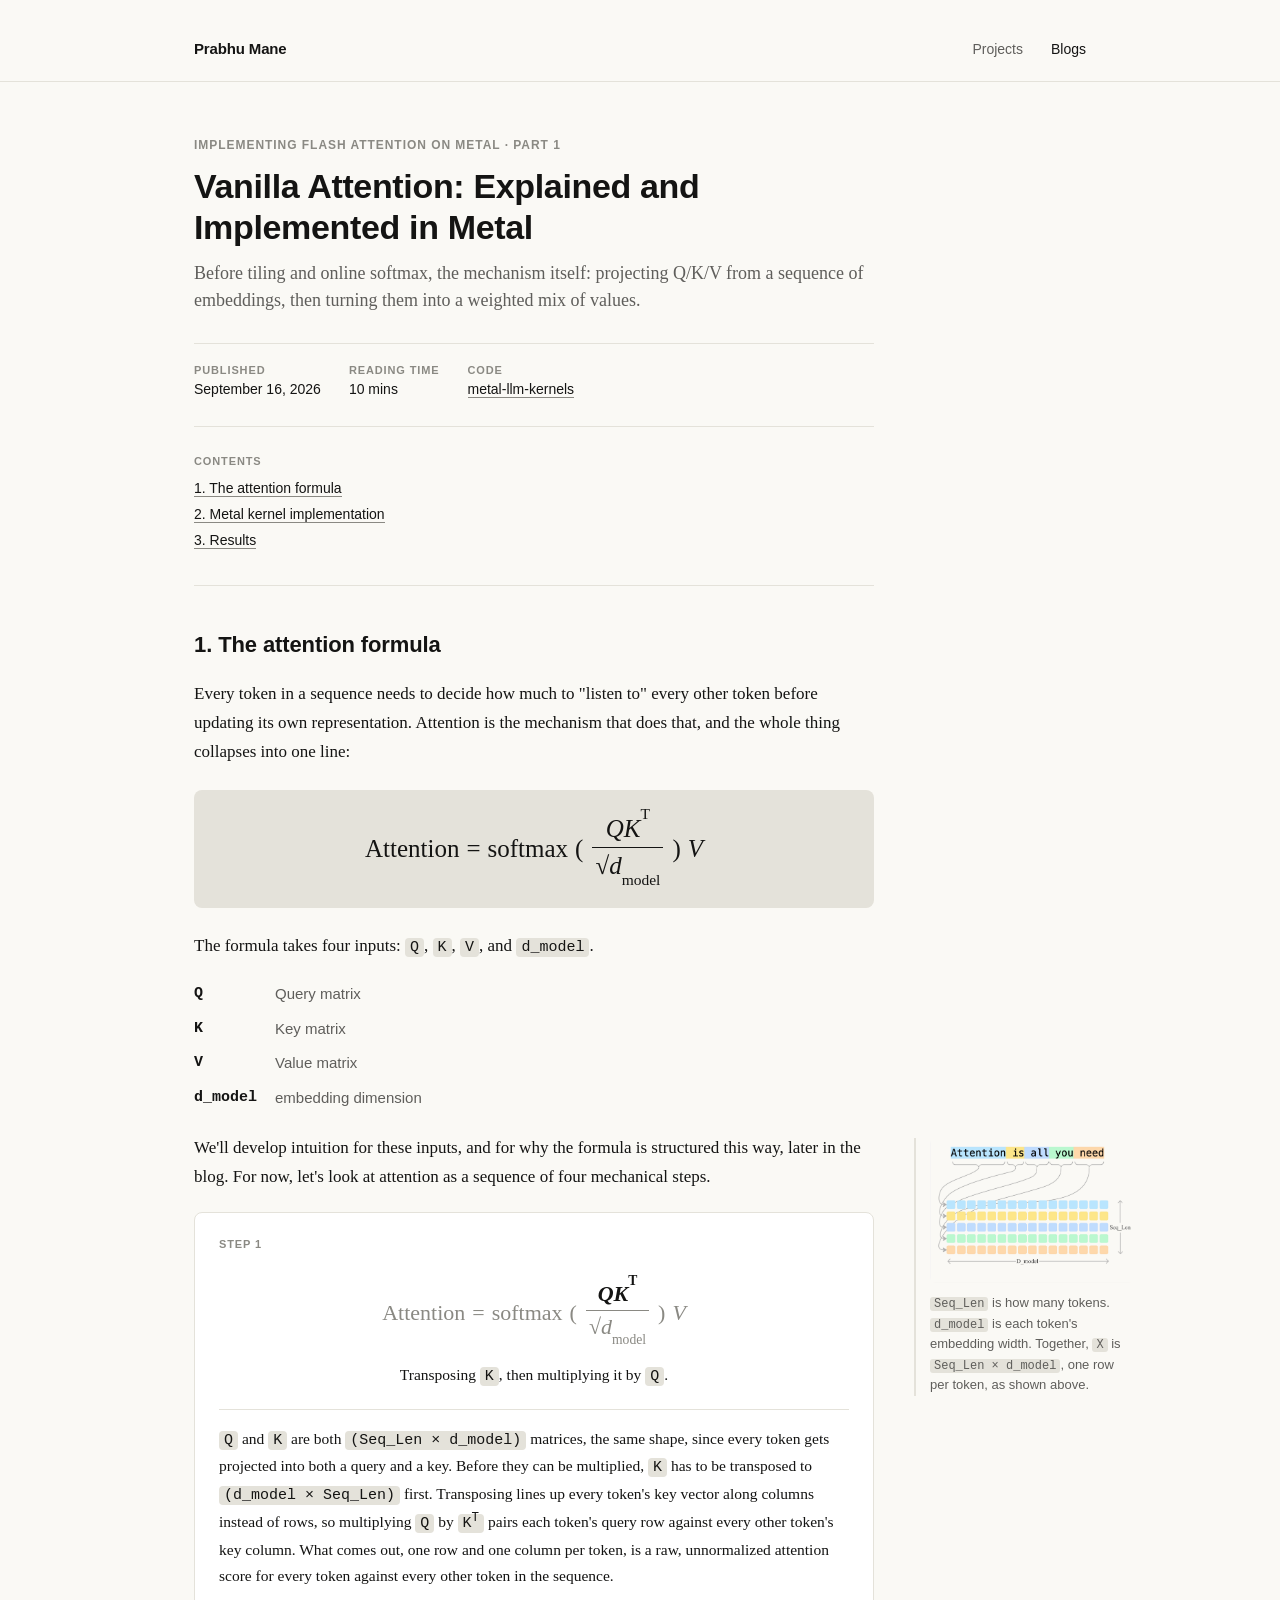
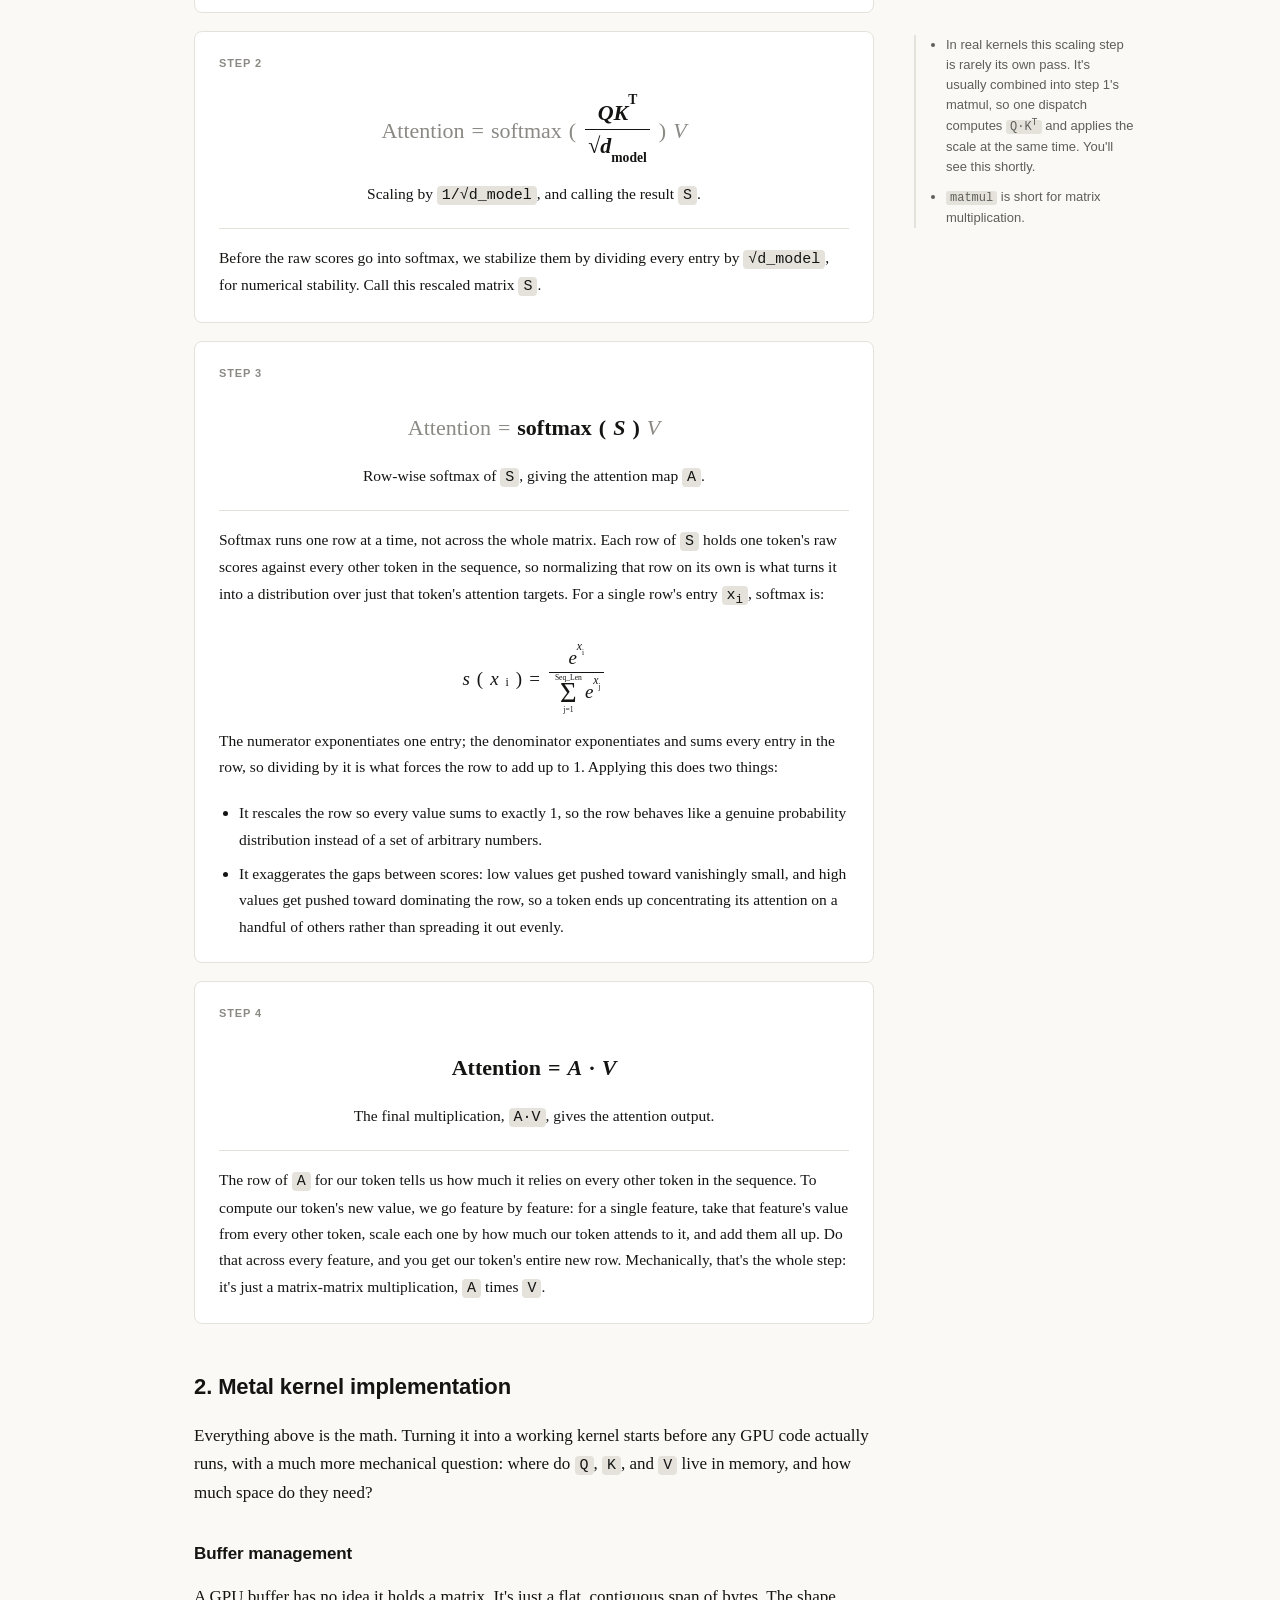
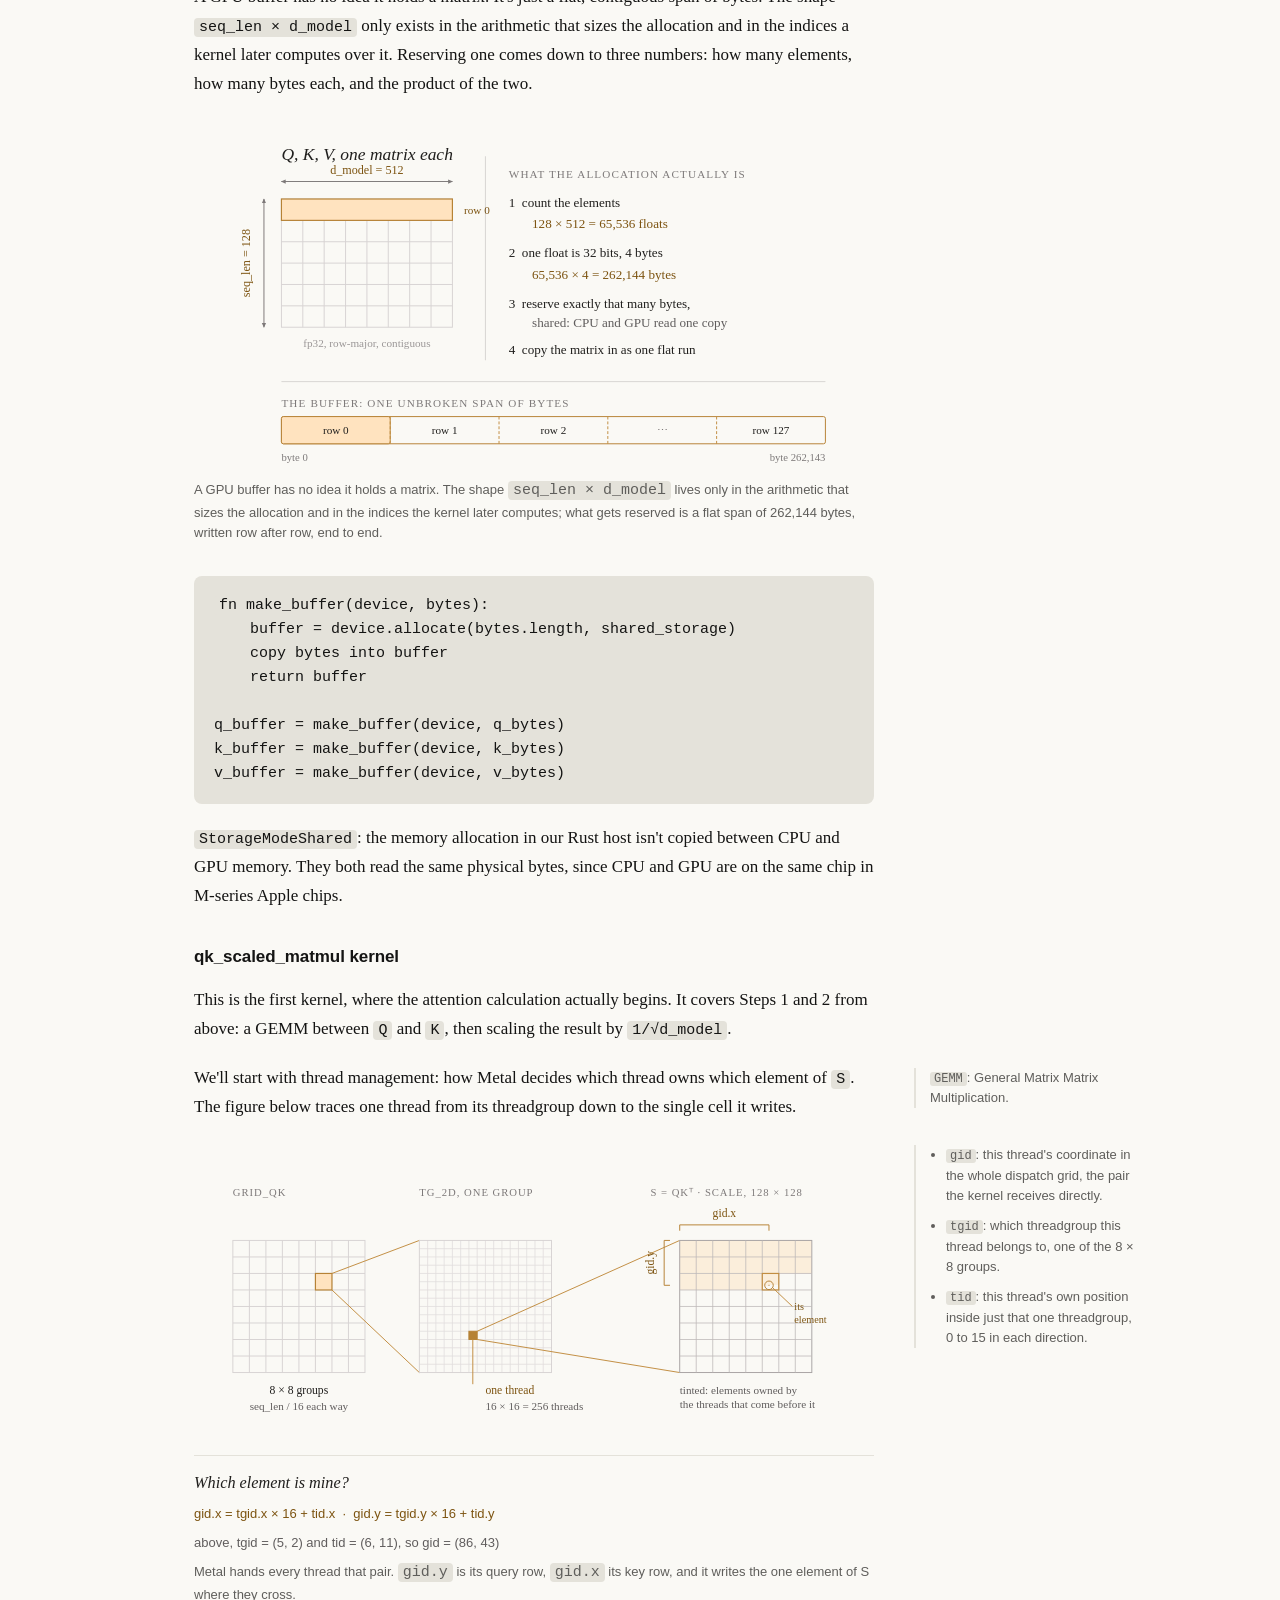
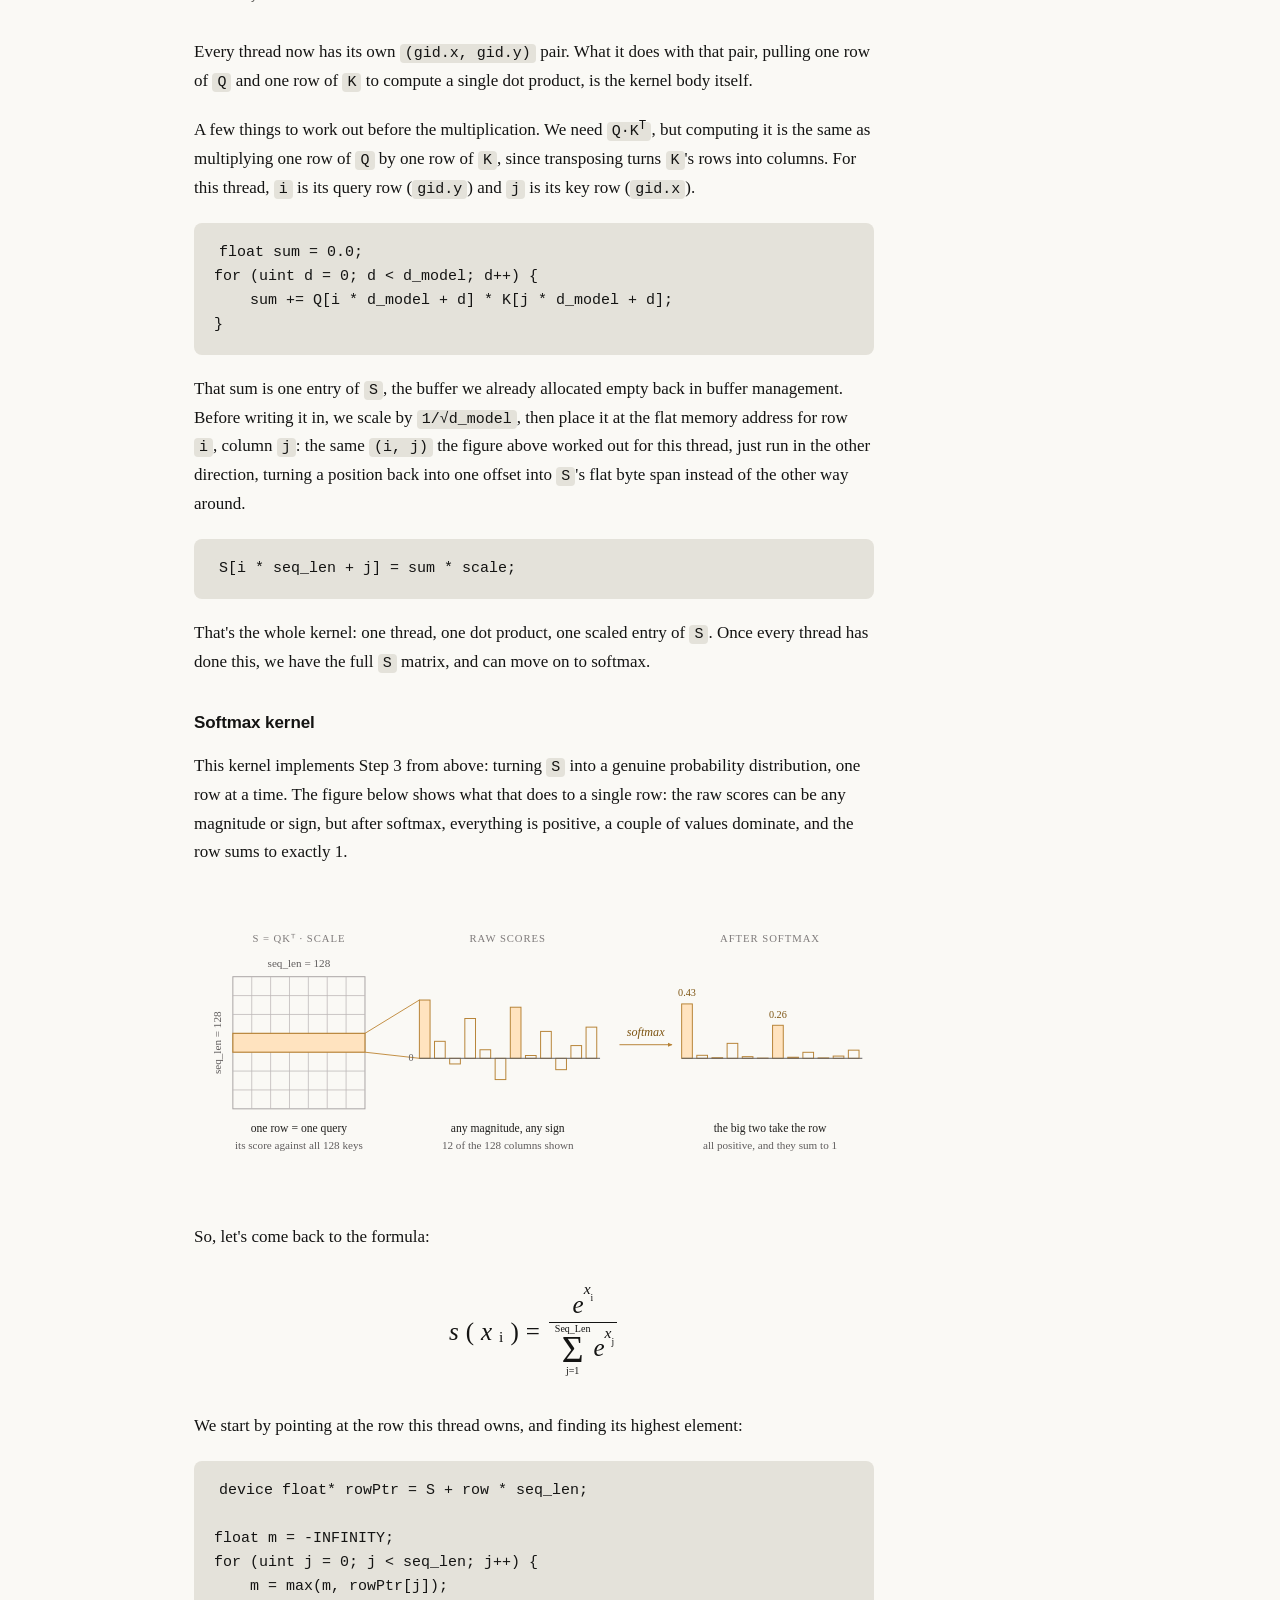
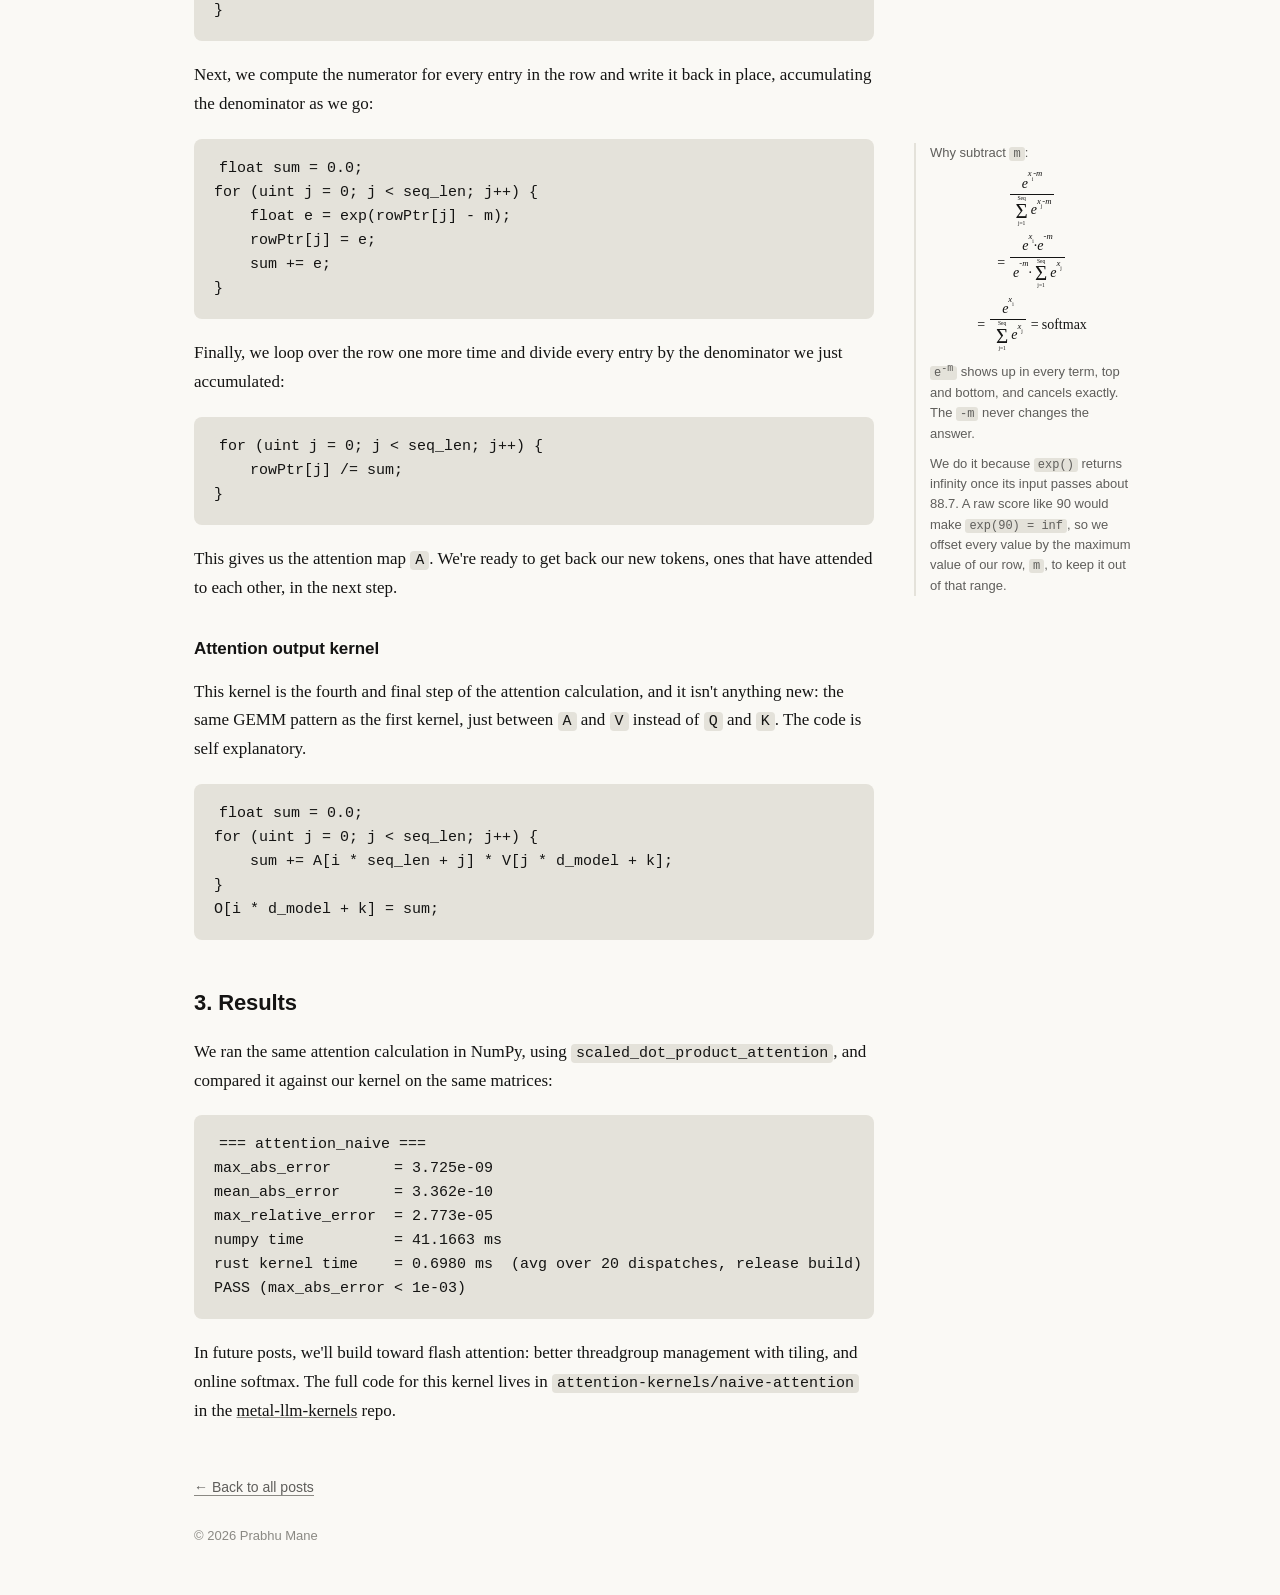
<file: blogs/vanilla-attention/index.html>
<!DOCTYPE html>
<html lang="en">
<head>
<meta charset="UTF-8">
<meta name="viewport" content="width=device-width, initial-scale=1">
<title>Vanilla Attention: Explained and Implemented in Metal &middot; Prabhu Mane</title>
<link rel="icon" href="data:image/svg+xml,%3Csvg xmlns='http://www.w3.org/2000/svg' viewBox='0 0 32 32'%3E%3Ccircle cx='16' cy='16' r='16' fill='%23141413'/%3E%3C/svg%3E">
<link rel="stylesheet" href="/assets/style.css">
<style>
  /* article shell, wider than the site's normal .wrap so margin notes
     have room to sit in the right gutter */
  .article-wrap{
    max-width: 940px;
    margin: 0 auto;
    padding: 0 24px;
  }
  .article-col{
    max-width: 680px;
  }
  nav.top .article-wrap{
    display: flex;
    align-items: center;
    justify-content: space-between;
  }

  /* header */
  .article-header{
    padding: 56px 0 28px;
  }
  .series-label{
    font-family: var(--sans);
    font-size: 12px;
    font-weight: 700;
    text-transform: uppercase;
    letter-spacing: 0.08em;
    color: var(--ink-faint);
    margin: 0 0 14px;
  }
  .article-header h1{
    font-family: var(--sans);
    font-weight: 700;
    font-size: 34px;
    line-height: 1.2;
    letter-spacing: -0.01em;
    margin: 0 0 12px;
  }
  .article-header .dek{
    font-family: var(--serif);
    font-size: 18px;
    line-height: 1.55;
    color: var(--ink-soft);
    margin: 0 0 28px;
  }

  .byline{
    display: flex;
    flex-wrap: wrap;
    gap: 28px;
    padding-top: 20px;
    border-top: 1px solid var(--line);
  }
  .byline .field .label{
    display: block;
    font-family: var(--sans);
    font-size: 11px;
    font-weight: 700;
    text-transform: uppercase;
    letter-spacing: 0.08em;
    color: var(--ink-faint);
    margin-bottom: 4px;
  }
  .byline .field .value{
    font-family: var(--sans);
    font-size: 14px;
    color: var(--ink);
  }
  .byline .field .value a{
    color: var(--ink);
    text-decoration: none;
    border-bottom: 1px solid var(--ink-faint);
  }
  .byline .field .value a:hover{ border-bottom-color: var(--ink); }

  .article-body a{
    color: var(--ink);
    text-decoration-color: var(--ink-faint);
  }
  .article-body a:hover{ text-decoration-color: var(--ink); }

  /* table of contents */
  .toc{
    padding: 28px 0;
    border-top: 1px solid var(--line);
    border-bottom: 1px solid var(--line);
  }
  .toc .toc-label{
    font-family: var(--sans);
    font-size: 11px;
    font-weight: 700;
    text-transform: uppercase;
    letter-spacing: 0.08em;
    color: var(--ink-faint);
    margin: 0 0 12px;
  }
  .toc ol{
    list-style: none;
    margin: 0;
    padding: 0;
  }
  .toc li{ margin: 0 0 8px; }
  .toc a{
    font-family: var(--sans);
    font-size: 14px;
    color: var(--ink);
    text-decoration: none;
    border-bottom: 1px solid var(--ink-faint);
  }
  .toc a:hover{ border-bottom-color: var(--ink); }
  .toc-sub{
    list-style: none;
    margin: 8px 0 0;
    padding-left: 18px;
  }
  .toc-sub li{ margin: 0 0 6px; }
  .toc-sub a{ font-size: 13px; color: var(--ink-soft); }
  .toc .todo{
    font-family: var(--sans);
    font-size: 14px;
    color: var(--ink-faint);
  }
  .toc .todo-tag{
    font-size: 11px;
    text-transform: uppercase;
    letter-spacing: 0.05em;
    border: 1px solid var(--line);
    border-radius: 3px;
    padding: 1px 6px;
    margin-left: 8px;
  }

  /* body */
  .article-body{
    padding: 40px 0 24px;
    font-family: var(--serif);
    font-size: 17px;
    line-height: 1.7;
  }
  .article-body h2{
    font-family: var(--sans);
    font-weight: 700;
    font-size: 22px;
    letter-spacing: -0.005em;
    margin: 44px 0 16px;
  }
  .article-body h2:first-child{ margin-top: 0; }
  .article-body h3{
    font-family: var(--sans);
    font-weight: 700;
    font-size: 17px;
    letter-spacing: -0.005em;
    margin: 32px 0 14px;
  }
  .article-body p{ margin: 0 0 20px; }
  .code-block{
    font-family: "SF Mono", ui-monospace, Menlo, Consolas, monospace;
    font-size: 13.5px;
    line-height: 1.6;
    background: var(--line);
    border-radius: 8px;
    padding: 18px 20px;
    margin: 20px 0;
    overflow-x: auto;
    color: var(--ink);
  }
  .code-block code{ background: none; padding: 0; font-size: inherit; }
  .article-body figure{ margin: 32px 0; }
  .article-body figure svg{ display: block; width: 100%; height: auto; }
  .article-body figcaption{
    font-family: var(--sans);
    font-size: 13px;
    line-height: 1.6;
    color: var(--ink-soft);
    margin-top: 10px;
  }
  .article-body code{
    font-family: "SF Mono", ui-monospace, Menlo, Consolas, monospace;
    font-size: 15px;
    background: var(--line);
    border-radius: 4px;
    padding: 1px 5px;
  }

  .formula{
    font-family: "SF Mono", ui-monospace, Menlo, Consolas, monospace;
    font-size: 17px;
    text-align: center;
    background: var(--line);
    border-radius: 8px;
    padding: 22px 20px;
    margin: 24px 0;
    color: var(--ink);
  }
  .formula.plain{
    background: none;
    border-radius: 0;
    padding: 12px 0;
  }

  .math{
    display: inline-flex;
    flex-wrap: wrap;
    justify-content: center;
    align-items: center;
    gap: 7px;
    font-family: Georgia, "Times New Roman", serif;
    font-size: 25px;
    color: var(--ink);
  }
  .math .var{ font-style: italic; }
  .math .fn{ font-style: normal; }
  .math .op{ font-style: normal; }
  .math sup{ font-size: 0.62em; position: relative; top: -0.6em; }
  .math sub{ font-size: 0.62em; position: relative; top: 0.3em; }

  .frac{
    display: inline-flex;
    flex-direction: column;
    align-items: center;
    vertical-align: middle;
    margin: 0 2px;
    line-height: 1.35;
  }
  .frac-num, .frac-den{ padding: 0 3px; }
  .frac-bar{
    width: 100%;
    border-top: 1.5px solid var(--ink);
    margin: 1px 0;
  }
  .math .dim{ color: var(--ink-faint); font-weight: 400; }
  .math .hl{ color: var(--ink); font-weight: 700; }
  .frac-bar.dim{ border-top-color: var(--ink-faint); }
  .frac-bar.hl{ border-top-color: var(--ink); }

  .sum-op{
    display: inline-flex;
    flex-direction: column;
    align-items: center;
    vertical-align: middle;
    line-height: 1;
    margin: 0 3px;
  }
  .sum-op .sum-top{ font-size: 0.4em; margin-bottom: 1px; white-space: nowrap; }
  .sum-op .sum-sym{ font-size: 1.5em; line-height: 0.8; }
  .sum-op .sum-bottom{ font-size: 0.4em; margin-top: 1px; white-space: nowrap; }

  .step-formula-small{
    text-align: center;
    padding: 14px 0;
  }
  .step-formula-small .math{ font-size: 19px; }

  /* input definitions list */
  .input-defs{
    display: grid;
    grid-template-columns: max-content 1fr;
    gap: 9px 18px;
    margin: 20px 0 24px;
    font-family: var(--sans);
    font-size: 15px;
  }
  .input-defs dt{
    margin: 0;
    font-family: "SF Mono", ui-monospace, Menlo, Consolas, monospace;
    font-weight: 700;
    color: var(--ink);
  }
  .input-defs dd{
    margin: 0;
    color: var(--ink-soft);
  }

  /* margin notes: float into the right gutter on wide viewports,
     collapse to an inline callout on narrow ones */
  .margin-note{
    float: right;
    clear: right;
    width: 220px;
    margin: 4px -260px 12px 0;
    padding-left: 14px;
    border-left: 2px solid var(--line);
    font-family: var(--sans);
    font-size: 13px;
    line-height: 1.55;
    color: var(--ink-soft);
  }
  .margin-note img{
    display: block;
    width: 100%;
    border-radius: 6px;
    margin: 0 0 10px;
  }
  .margin-note code{
    font-family: "SF Mono", ui-monospace, Menlo, Consolas, monospace;
    font-size: 12px;
    background: var(--line);
    border-radius: 3px;
    padding: 0 4px;
  }
  .margin-note ul{
    margin: 0;
    padding-left: 16px;
  }
  .margin-note li{
    margin: 0 0 10px;
  }
  .margin-note li:last-child{ margin-bottom: 0; }
  .margin-note p{ margin: 0 0 10px; }
  .margin-note p:last-child{ margin-bottom: 0; }
  .margin-note .math{
    display: flex;
    font-size: 14px;
    gap: 3px;
    margin: 10px 0;
    color: var(--ink);
  }

  /* step-by-step derivation cards */
  .step-card{
    margin: 18px 0;
    padding: 22px 24px;
    border: 1px solid var(--line);
    border-radius: 8px;
    background: #fff;
  }
  .step-label{
    font-family: var(--sans);
    font-size: 11px;
    font-weight: 700;
    text-transform: uppercase;
    letter-spacing: 0.08em;
    color: var(--ink-faint);
    margin: 0 0 14px;
  }
  .step-formula{
    text-align: center;
    padding: 6px 0 18px;
  }
  .step-formula .math{ font-size: 22px; }
  .step-caption{
    font-family: var(--serif);
    font-size: 15.5px;
    line-height: 1.6;
    color: var(--ink);
    margin: 0;
    text-align: center;
  }
  .step-detail{
    font-family: var(--serif);
    font-size: 15.5px;
    line-height: 1.7;
    color: var(--ink);
    text-align: left;
    margin: 16px 0 0;
    padding-top: 16px;
    border-top: 1px solid var(--line);
  }
  .step-detail:last-child{ margin-bottom: 0; }
  .step-detail ul{
    margin: 10px 0 0;
    padding-left: 20px;
  }
  .step-detail li{ margin: 0 0 8px; }
  .step-detail li:last-child{ margin-bottom: 0; }

  .worked-example{
    margin: 24px 0;
    padding: 18px 20px;
    border-left: 3px solid var(--ink-faint);
    background: var(--line);
    border-radius: 0 8px 8px 0;
  }
  .worked-example .label{
    font-family: var(--sans);
    font-size: 11px;
    font-weight: 700;
    text-transform: uppercase;
    letter-spacing: 0.08em;
    color: var(--ink-faint);
    margin: 0 0 10px;
  }
  .worked-example p{
    font-family: var(--serif);
    font-size: 15.5px;
    margin: 0 0 10px;
  }
  .worked-example p:last-child{ margin-bottom: 0; }
  .worked-example code{ background: var(--bg); }

  .coming-next{
    margin: 40px 0 0;
    padding: 20px 22px;
    border: 1px dashed var(--ink-faint);
    border-radius: 8px;
    font-family: var(--sans);
    font-size: 14px;
    color: var(--ink-soft);
    line-height: 1.6;
  }
  .coming-next strong{ color: var(--ink); }

  .back-link{
    padding: 8px 0 0;
  }
  .back-link a{
    font-family: var(--sans);
    font-size: 14px;
    color: var(--ink-soft);
    text-decoration: none;
    border-bottom: 1px solid var(--ink-faint);
  }
  .back-link a:hover{ color: var(--ink); border-bottom-color: var(--ink); }

  @media (max-width: 980px){
    .article-header h1{ font-size: 27px; }
    .margin-note{
      float: none;
      width: auto;
      margin: 16px 0;
      padding: 10px 14px;
      border-left: 3px solid var(--line);
    }
  }
  @media (max-width: 560px){
    .math{ font-size: 19px; gap: 5px; }
    .step-formula .math{ font-size: 17px; }
  }
</style>
</head>
<body>

<nav class="top">
  <div class="article-wrap">
    <a class="brand" href="/">Prabhu Mane</a>
    <div class="navlinks">
      <a href="/#">Projects</a>
      <a href="/blogs/" aria-current="page">Blogs</a>
    </div>
  </div>
</nav>
<hr class="rule">

<main class="article-wrap">

  <header class="article-header article-col">
    <p class="series-label">Implementing Flash Attention on Metal &middot; Part 1</p>
    <h1>Vanilla Attention: Explained and Implemented in Metal</h1>
    <p class="dek">Before tiling and online softmax, the mechanism itself: projecting Q/K/V from a sequence of embeddings, then turning them into a weighted mix of values.</p>

    <div class="byline">
      <div class="field">
        <span class="label">Published</span>
        <span class="value">September 16, 2026</span>
      </div>
      <div class="field">
        <span class="label">Reading time</span>
        <span class="value">10 mins</span>
      </div>
      <div class="field">
        <span class="label">Code</span>
        <span class="value"><a href="https://github.com/PrabhuMane93/metal-llm-kernels/tree/main/attention-kernels/naive-attention">metal-llm-kernels</a></span>
      </div>
    </div>
  </header>

  <nav class="toc article-col">
    <p class="toc-label">Contents</p>
    <ol>
      <li><a href="#formula">1. The attention formula</a></li>
      <li><a href="#kernel-implementation">2. Metal kernel implementation</a></li>
      <li><a href="#results">3. Results</a></li>
    </ol>
  </nav>

  <div class="article-body article-col">

    <h2 id="formula">1. The attention formula</h2>
    <p>
      Every token in a sequence needs to decide how much to "listen to" every
      other token before updating its own representation. Attention is the
      mechanism that does that, and the whole thing collapses into one line:
    </p>

    <div class="formula">
      <span class="math">
        <span class="fn">Attention</span>
        <span class="op">=</span>
        <span class="fn">softmax</span><span class="op">(</span>
        <span class="frac">
          <span class="frac-num"><span class="var">Q</span><span class="var">K</span><sup>T</sup></span>
          <span class="frac-bar"></span>
          <span class="frac-den">&radic;<span class="var">d</span><sub>model</sub></span>
        </span>
        <span class="op">)</span><span class="var">V</span>
      </span>
    </div>

    <p>
      The formula takes four inputs: <code>Q</code>, <code>K</code>,
      <code>V</code>, and <code>d_model</code>.
    </p>

    <dl class="input-defs">
      <dt>Q</dt><dd>Query matrix</dd>
      <dt>K</dt><dd>Key matrix</dd>
      <dt>V</dt><dd>Value matrix</dd>
      <dt>d_model</dt><dd>embedding dimension</dd>
    </dl>

    <aside class="margin-note">
      <img src="seq_length_by_d_model.jpg" alt="A 5-token sentence, &quot;Attention is all you need,&quot; mapped row by row into a matrix. Each row is one token: Seq_Len rows tall and D_model columns wide.">
      <code>Seq_Len</code> is how many tokens. <code>d_model</code> is each
      token's embedding width. Together, <code>X</code> is
      <code>Seq_Len &times; d_model</code>, one row per token, as shown
      above.
    </aside>

    <p>
      We'll develop intuition for these inputs, and for why the formula is
      structured this way, later in the blog. For now, let's look at
      attention as a sequence of four mechanical steps.
    </p>

    <div class="step-card">
      <p class="step-label">Step 1</p>
      <div class="step-formula">
        <span class="math">
          <span class="dim fn">Attention</span>
          <span class="dim op">=</span>
          <span class="dim fn">softmax</span><span class="dim op">(</span>
          <span class="frac">
            <span class="frac-num hl"><span class="var">Q</span><span class="var">K</span><sup>T</sup></span>
            <span class="frac-bar dim"></span>
            <span class="frac-den dim">&radic;<span class="var">d</span><sub>model</sub></span>
          </span>
          <span class="dim op">)</span><span class="dim var">V</span>
        </span>
      </div>
      <p class="step-caption">Transposing <code>K</code>, then multiplying it by <code>Q</code>.</p>
      <p class="step-detail">
        <code>Q</code> and <code>K</code> are both <code>(Seq_Len &times;
        d_model)</code> matrices, the same shape, since every token gets
        projected into both a query and a key. Before they can be
        multiplied, <code>K</code> has to be transposed to
        <code>(d_model &times; Seq_Len)</code> first. Transposing lines up
        every token's key vector along columns instead of rows, so
        multiplying <code>Q</code> by <code>K<sup>T</sup></code> pairs each
        token's query row against every other token's key column. What
        comes out, one row and one column per token, is a raw,
        unnormalized attention score for every token against every other
        token in the sequence.
      </p>
    </div>

    <aside class="margin-note">
      <ul>
        <li>In real kernels this scaling step is rarely its own pass. It's
        usually combined into step 1's matmul, so one dispatch computes
        <code>Q&middot;K<sup>T</sup></code> and applies the scale at the
        same time. You'll see this shortly.</li>
        <li><code>matmul</code> is short for matrix multiplication.</li>
      </ul>
    </aside>

    <div class="step-card">
      <p class="step-label">Step 2</p>
      <div class="step-formula">
        <span class="math">
          <span class="dim fn">Attention</span>
          <span class="dim op">=</span>
          <span class="dim fn">softmax</span><span class="dim op">(</span>
          <span class="frac">
            <span class="frac-num hl"><span class="var">Q</span><span class="var">K</span><sup>T</sup></span>
            <span class="frac-bar hl"></span>
            <span class="frac-den hl">&radic;<span class="var">d</span><sub>model</sub></span>
          </span>
          <span class="dim op">)</span><span class="dim var">V</span>
        </span>
      </div>
      <p class="step-caption">Scaling by <code>1/&radic;d_model</code>, and calling the result <code>S</code>.</p>
      <p class="step-detail">
        Before the raw scores go into softmax, we stabilize them by
        dividing every entry by <code>&radic;d_model</code>, for numerical
        stability. Call this rescaled matrix <code>S</code>.
      </p>
    </div>

    <div class="step-card">
      <p class="step-label">Step 3</p>
      <div class="step-formula">
        <span class="math">
          <span class="dim fn">Attention</span>
          <span class="dim op">=</span>
          <span class="hl fn">softmax</span><span class="hl op">(</span>
          <span class="hl var">S</span>
          <span class="hl op">)</span><span class="dim var">V</span>
        </span>
      </div>
      <p class="step-caption">Row-wise softmax of <code>S</code>, giving the attention map <code>A</code>.</p>
      <div class="step-detail">
        <p>
          Softmax runs one row at a time, not across the whole matrix. Each
          row of <code>S</code> holds one token's raw scores against every
          other token in the sequence, so normalizing that row on its own
          is what turns it into a distribution over just that token's
          attention targets. For a single row's entry <code>x<sub>i</sub></code>,
          softmax is:
        </p>
        <div class="step-formula-small">
          <span class="math">
            <span class="var">s</span><span class="op">(</span><span class="var">x</span><sub>i</sub><span class="op">)</span>
            <span class="op">=</span>
            <span class="frac">
              <span class="frac-num"><span class="var">e</span><sup><span class="var">x</span><sub>i</sub></sup></span>
              <span class="frac-bar"></span>
              <span class="frac-den">
                <span class="sum-op"><span class="sum-top">Seq_Len</span><span class="sum-sym">&Sigma;</span><span class="sum-bottom">j=1</span></span><span class="var">e</span><sup><span class="var">x</span><sub>j</sub></sup>
              </span>
            </span>
          </span>
        </div>
        <p>
          The numerator exponentiates one entry; the denominator
          exponentiates and sums every entry in the row, so dividing by it
          is what forces the row to add up to 1. Applying this does two
          things:
        </p>
        <ul>
          <li>It rescales the row so every value sums to exactly 1, so the
          row behaves like a genuine probability distribution instead of a
          set of arbitrary numbers.</li>
          <li>It exaggerates the gaps between scores: low values get
          pushed toward vanishingly small, and high values get pushed
          toward dominating the row, so a token ends up concentrating its
          attention on a handful of others rather than spreading it out
          evenly.</li>
        </ul>
      </div>
    </div>

    <div class="step-card">
      <p class="step-label">Step 4</p>
      <div class="step-formula">
        <span class="math">
          <span class="hl fn">Attention</span>
          <span class="hl op">=</span>
          <span class="hl var">A</span>
          <span class="hl op">&middot;</span><span class="hl var">V</span>
        </span>
      </div>
      <p class="step-caption">The final multiplication, <code>A&middot;V</code>, gives the attention output.</p>
      <p class="step-detail">
        The row of <code>A</code> for our token tells us how much it
        relies on every other token in the sequence. To compute our
        token's new value, we go feature by feature: for a single
        feature, take that feature's value from every other token, scale
        each one by how much our token attends to it, and add them all
        up. Do that across every feature, and you get our token's entire
        new row. Mechanically, that's the whole step: it's just a
        matrix-matrix multiplication, <code>A</code> times <code>V</code>.
      </p>
    </div>

    <h2 id="kernel-implementation">2. Metal kernel implementation</h2>
    <p>
      Everything above is the math. Turning it into a working kernel
      starts before any GPU code actually runs, with a much more
      mechanical question: where do <code>Q</code>, <code>K</code>, and
      <code>V</code> live in memory, and how much space do they need?
    </p>

    <h3 id="buffer-management">Buffer management</h3>
    <p>
      A GPU buffer has no idea it holds a matrix. It's just a flat,
      contiguous span of bytes. The shape <code>seq_len &times;
      d_model</code> only exists in the arithmetic that sizes the
      allocation and in the indices a kernel later computes over it.
      Reserving one comes down to three numbers: how many elements, how
      many bytes each, and the product of the two.
    </p>

    <figure>
      <svg viewBox="0 0 700 348" style="width: 100%; height: auto; display: block;" role="img" aria-label="A seq_len by d_model matrix beside the byte arithmetic that sizes its GPU buffer, and the flat byte span it becomes">
        <defs>
          <marker id="bufTick" viewBox="0 0 10 10" refX="8" refY="5" markerWidth="5.5" markerHeight="5.5" orient="auto-start-reverse">
            <path d="M 0 1 L 9 5 L 0 9 z" fill="#7d7979"></path>
          </marker>
        </defs>

        <text x="90" y="30" style="font-family: Georgia, serif; font-style: italic; font-size: 18px; fill: #201f1d;">Q, K, V, one matrix each</text>

        <line x1="90" y1="52" x2="266" y2="52" stroke="#7d7979" marker-start="url(#bufTick)" marker-end="url(#bufTick)"></line>
        <text x="178" y="44" text-anchor="middle" style="font-family: Georgia, serif; font-size: 12.5px; fill: #7d5411;">d_model = 512</text>
        <line x1="72" y1="70" x2="72" y2="202" stroke="#7d7979" marker-start="url(#bufTick)" marker-end="url(#bufTick)"></line>
        <text x="58" y="136" text-anchor="middle" transform="rotate(-90 58 136)" style="font-family: Georgia, serif; font-size: 12.5px; fill: #7d5411;">seq_len = 128</text>

        <g stroke="#d7d3d3" stroke-width="1" fill="none">
          <rect x="90" y="70" width="176" height="132"></rect>
          <line x1="90" y1="92" x2="266" y2="92"></line><line x1="90" y1="114" x2="266" y2="114"></line><line x1="90" y1="136" x2="266" y2="136"></line>
          <line x1="90" y1="158" x2="266" y2="158"></line><line x1="90" y1="180" x2="266" y2="180"></line>
          <line x1="112" y1="70" x2="112" y2="202"></line><line x1="134" y1="70" x2="134" y2="202"></line><line x1="156" y1="70" x2="156" y2="202"></line>
          <line x1="178" y1="70" x2="178" y2="202"></line><line x1="200" y1="70" x2="200" y2="202"></line><line x1="222" y1="70" x2="222" y2="202"></line><line x1="244" y1="70" x2="244" y2="202"></line>
        </g>
        <rect x="90" y="70" width="176" height="22" fill="#ffe3bf" stroke="#b68235" stroke-width="1.2"></rect>
        <text x="278" y="85" style="font-family: Georgia, serif; font-size: 11.5px; fill: #7d5411;">row 0</text>
        <text x="178" y="222" text-anchor="middle" style="font-family: Georgia, serif; font-size: 11.5px; fill: #9b9797;">fp32, row-major, contiguous</text>

        <line x1="300" y1="26" x2="300" y2="236" stroke="#201f1d" stroke-opacity="0.16"></line>

        <g style="font-family: Georgia, serif; font-size: 13.5px; fill: #201f1d;">
          <text x="324" y="48" style="fill: #7d7979; font-size: 11.5px; letter-spacing: 0.1em; text-transform: uppercase;">what the allocation actually is</text>
          <text x="324" y="78">1&nbsp;&nbsp;count the elements</text>
          <text x="348" y="100" style="fill: #7d5411;">128 &times; 512 = 65,536 floats</text>
          <text x="324" y="130">2&nbsp;&nbsp;one float is 32 bits, 4 bytes</text>
          <text x="348" y="152" style="fill: #7d5411;">65,536 &times; 4 = 262,144 bytes</text>
          <text x="324" y="182">3&nbsp;&nbsp;reserve exactly that many bytes,</text>
          <text x="348" y="202" style="fill: #605d5d;">shared: CPU and GPU read one copy</text>
          <text x="324" y="230">4&nbsp;&nbsp;copy the matrix in as one flat run</text>
        </g>

        <line x1="90" y1="258" x2="650" y2="258" stroke="#201f1d" stroke-opacity="0.16"></line>
        <text x="90" y="284" style="font-family: Georgia, serif; font-size: 11.5px; letter-spacing: 0.1em; text-transform: uppercase; fill: #7d7979;">the buffer: one unbroken span of bytes</text>

        <rect x="90" y="294" width="560" height="28" rx="2" fill="none" stroke="#b68235"></rect>
        <rect x="90" y="294" width="112" height="28" fill="#ffe3bf" stroke="#b68235" rx="2"></rect>
        <g stroke="#c28d41" stroke-dasharray="3 2">
          <line x1="202" y1="294" x2="202" y2="322"></line>
          <line x1="314" y1="294" x2="314" y2="322"></line>
          <line x1="426" y1="294" x2="426" y2="322"></line>
          <line x1="538" y1="294" x2="538" y2="322"></line>
        </g>
        <g style="font-family: Georgia, serif; font-size: 11.5px; fill: #201f1d;">
          <text x="146" y="312" text-anchor="middle">row 0</text>
          <text x="258" y="312" text-anchor="middle">row 1</text>
          <text x="370" y="312" text-anchor="middle">row 2</text>
          <text x="482" y="312" text-anchor="middle" style="fill: #7d7979;">&ctdot;</text>
          <text x="594" y="312" text-anchor="middle">row 127</text>
        </g>
        <g style="font-family: Georgia, serif; font-size: 11px; fill: #7d7979;">
          <text x="90" y="340">byte 0</text>
          <text x="650" y="340" text-anchor="end">byte 262,143</text>
        </g>
      </svg>
      <figcaption>A GPU buffer has no idea it holds a matrix. The shape <code>seq_len &times; d_model</code> lives only in the arithmetic that sizes the allocation and in the indices the kernel later computes; what gets reserved is a flat span of 262,144 bytes, written row after row, end to end.</figcaption>
    </figure>

    <pre class="code-block"><code>fn make_buffer(device, bytes):
    buffer = device.allocate(bytes.length, shared_storage)
    copy bytes into buffer
    return buffer

q_buffer = make_buffer(device, q_bytes)
k_buffer = make_buffer(device, k_bytes)
v_buffer = make_buffer(device, v_bytes)</code></pre>

    <p>
      <code>StorageModeShared</code>: the memory allocation in our Rust
      host isn't copied between CPU and GPU memory. They both read the
      same physical bytes, since CPU and GPU are on the same chip in
      M-series Apple chips.
    </p>

    <h3 id="qk-scaled-matmul-kernel">qk_scaled_matmul kernel</h3>
    <p>
      This is the first kernel, where the attention calculation
      actually begins. It covers Steps 1 and 2 from above: a GEMM
      between <code>Q</code> and <code>K</code>, then scaling the
      result by <code>1/&radic;d_model</code>.
    </p>

    <aside class="margin-note">
      <code>GEMM</code>: General Matrix Matrix Multiplication.
    </aside>

    <p>
      We'll start with thread management: how Metal decides which
      thread owns which element of <code>S</code>. The figure below
      traces one thread from its threadgroup down to the single cell
      it writes.
    </p>

    <aside class="margin-note">
      <ul>
        <li><code>gid</code>: this thread's coordinate in the whole dispatch grid, the pair the kernel receives directly.</li>
        <li><code>tgid</code>: which threadgroup this thread belongs to, one of the 8 &times; 8 groups.</li>
        <li><code>tid</code>: this thread's own position inside just that one threadgroup, 0 to 15 in each direction.</li>
      </ul>
    </aside>

    <figure id="fig-threadgroups-qk">
      <svg viewBox="0 0 700 300" style="width: 100%; height: auto; display: block;" role="img" aria-label="Three grids side by side: the eight by eight dispatch grid of threadgroups, the sixteen by sixteen threads inside one of them, and the 128 by 128 QK-transpose matrix where that thread's element sits, with gid.x and gid.y bracketed against the matrix edges">
        <defs>
        </defs>

        <!-- 1. the dispatch grid -->
        <text x="40" y="44" style="font-family: Georgia, serif; font-size: 11px; letter-spacing: 0.09em; text-transform: uppercase; fill: #7d7979;">grid_qk</text>
        <g stroke="#d7d3d3" stroke-width="1" fill="none">
          <rect x="40" y="90" width="136" height="136"></rect>
          <line x1="57" y1="90" x2="57" y2="226"></line><line x1="74" y1="90" x2="74" y2="226"></line>
          <line x1="91" y1="90" x2="91" y2="226"></line><line x1="108" y1="90" x2="108" y2="226"></line>
          <line x1="125" y1="90" x2="125" y2="226"></line><line x1="142" y1="90" x2="142" y2="226"></line>
          <line x1="159" y1="90" x2="159" y2="226"></line>
          <line x1="40" y1="107" x2="176" y2="107"></line><line x1="40" y1="124" x2="176" y2="124"></line>
          <line x1="40" y1="141" x2="176" y2="141"></line><line x1="40" y1="158" x2="176" y2="158"></line>
          <line x1="40" y1="175" x2="176" y2="175"></line><line x1="40" y1="192" x2="176" y2="192"></line>
          <line x1="40" y1="209" x2="176" y2="209"></line>
        </g>
        <rect x="125" y="124" width="17" height="17" fill="#ffe3bf" stroke="#b68235" stroke-width="1.2"></rect>
        <text x="108" y="248" text-anchor="middle" style="font-family: Georgia, serif; font-size: 12px; font-feature-settings: 'tnum'; fill: #201f1d;">8 &times; 8 groups</text>
        <text x="108" y="265" text-anchor="middle" style="font-family: Georgia, serif; font-size: 11.5px; font-feature-settings: 'tnum'; fill: #605d5d;">seq_len / 16 each way</text>

        <g stroke="#c28d41" stroke-width="1">
          <line x1="142" y1="124" x2="232" y2="90"></line>
          <line x1="142" y1="141" x2="232" y2="226"></line>
        </g>

        <!-- 2. threads inside that group -->
        <text x="232" y="44" style="font-family: Georgia, serif; font-size: 11px; letter-spacing: 0.09em; text-transform: uppercase; fill: #7d7979;">tg_2d, one group</text>
        <g stroke="#e0dddd" stroke-width="0.8" fill="none">
          <line x1="240.5" y1="90" x2="240.5" y2="226"></line><line x1="249" y1="90" x2="249" y2="226"></line>
          <line x1="257.5" y1="90" x2="257.5" y2="226"></line><line x1="266" y1="90" x2="266" y2="226"></line>
          <line x1="274.5" y1="90" x2="274.5" y2="226"></line><line x1="283" y1="90" x2="283" y2="226"></line>
          <line x1="291.5" y1="90" x2="291.5" y2="226"></line><line x1="300" y1="90" x2="300" y2="226"></line>
          <line x1="308.5" y1="90" x2="308.5" y2="226"></line><line x1="317" y1="90" x2="317" y2="226"></line>
          <line x1="325.5" y1="90" x2="325.5" y2="226"></line><line x1="334" y1="90" x2="334" y2="226"></line>
          <line x1="342.5" y1="90" x2="342.5" y2="226"></line><line x1="351" y1="90" x2="351" y2="226"></line>
          <line x1="359.5" y1="90" x2="359.5" y2="226"></line>
          <line x1="232" y1="98.5" x2="368" y2="98.5"></line><line x1="232" y1="107" x2="368" y2="107"></line>
          <line x1="232" y1="115.5" x2="368" y2="115.5"></line><line x1="232" y1="124" x2="368" y2="124"></line>
          <line x1="232" y1="132.5" x2="368" y2="132.5"></line><line x1="232" y1="141" x2="368" y2="141"></line>
          <line x1="232" y1="149.5" x2="368" y2="149.5"></line><line x1="232" y1="158" x2="368" y2="158"></line>
          <line x1="232" y1="166.5" x2="368" y2="166.5"></line><line x1="232" y1="175" x2="368" y2="175"></line>
          <line x1="232" y1="183.5" x2="368" y2="183.5"></line><line x1="232" y1="192" x2="368" y2="192"></line>
          <line x1="232" y1="200.5" x2="368" y2="200.5"></line><line x1="232" y1="209" x2="368" y2="209"></line>
          <line x1="232" y1="217.5" x2="368" y2="217.5"></line>
        </g>
        <rect x="232" y="90" width="136" height="136" fill="none" stroke="#d7d3d3"></rect>
        <rect x="283" y="183.5" width="8.5" height="8.5" fill="#b68235" stroke="#b68235"></rect>
        <line x1="287" y1="192" x2="287" y2="238" stroke="#c28d41" stroke-width="1"></line>
        <text x="300" y="248" style="font-family: Georgia, serif; font-size: 12px; fill: #7d5411;">one thread</text>
        <text x="300" y="265" style="font-family: Georgia, serif; font-size: 11.5px; font-feature-settings: 'tnum'; fill: #605d5d;">16 &times; 16 = 256 threads</text>

        <g stroke="#c28d41" stroke-width="1">
          <line x1="291.5" y1="183.5" x2="500" y2="90"></line>
          <line x1="291.5" y1="192" x2="500" y2="226"></line>
        </g>

        <!-- 3. the element in S -->
        <text x="470" y="44" style="font-family: Georgia, serif; font-size: 11px; letter-spacing: 0.09em; text-transform: uppercase; fill: #7d7979;">S = QK&#7488; &middot; scale, 128 &times; 128</text>

        <rect x="500" y="90" width="136" height="34" fill="#fbeedb"></rect>
        <rect x="500" y="124" width="85" height="17" fill="#fbeedb"></rect>
        <rect x="585" y="124" width="17" height="11.6875" fill="#fbeedb"></rect>
        <rect x="585" y="135.6875" width="6.375" height="1.0625" fill="#fbeedb"></rect>

        <rect x="500" y="90" width="136" height="136" fill="none" stroke="#a8a3a3"></rect>
        <g stroke="#bdb8b8" stroke-width="0.8" fill="none">
          <line x1="517" y1="90" x2="517" y2="226"></line><line x1="534" y1="90" x2="534" y2="226"></line>
          <line x1="551" y1="90" x2="551" y2="226"></line><line x1="568" y1="90" x2="568" y2="226"></line>
          <line x1="585" y1="90" x2="585" y2="226"></line><line x1="602" y1="90" x2="602" y2="226"></line>
          <line x1="619" y1="90" x2="619" y2="226"></line>
          <line x1="500" y1="107" x2="636" y2="107"></line><line x1="500" y1="124" x2="636" y2="124"></line>
          <line x1="500" y1="141" x2="636" y2="141"></line><line x1="500" y1="158" x2="636" y2="158"></line>
          <line x1="500" y1="175" x2="636" y2="175"></line><line x1="500" y1="192" x2="636" y2="192"></line>
          <line x1="500" y1="209" x2="636" y2="209"></line>
        </g>
        <rect x="585" y="124" width="17" height="17" fill="none" stroke="#c28d41" stroke-width="1.2"></rect>
        <rect x="591.375" y="135.6875" width="1.0625" height="1.0625" fill="#b68235"></rect>
        <circle cx="591.9" cy="136.2" r="4.4" fill="none" stroke="#b68235" stroke-width="1"></circle>
        <line x1="596" y1="139" x2="616" y2="158" stroke="#c28d41" stroke-width="1"></line>
        <text x="618" y="162" style="font-family: Georgia, serif; font-size: 10.5px; fill: #7d5411;">its</text>
        <text x="618" y="175" style="font-family: Georgia, serif; font-size: 10.5px; fill: #7d5411;">element</text>

        <!-- gid.x along the top edge, gid.y down the left edge -->
        <path d="M 500 80 L 500 74 L 591.9 74 L 591.9 80" fill="none" stroke="#b68235" stroke-width="1"></path>
        <text x="546" y="66" text-anchor="middle" style="font-family: Georgia, serif; font-size: 12px; font-feature-settings: 'tnum'; fill: #7d5411;">gid.x</text>
        <path d="M 490 90 L 484 90 L 484 136.2 L 490 136.2" fill="none" stroke="#b68235" stroke-width="1"></path>
        <text x="474" y="113" text-anchor="middle" transform="rotate(-90 474 113)" style="font-family: Georgia, serif; font-size: 12px; font-feature-settings: 'tnum'; fill: #7d5411;">gid.y</text>

        <text x="500" y="248" style="font-family: Georgia, serif; font-size: 11.5px; fill: #605d5d;">tinted: elements owned by</text>
        <text x="500" y="263" style="font-family: Georgia, serif; font-size: 11.5px; fill: #605d5d;">the threads that come before it</text>
      </svg>
      <figcaption style="border-top: 1px solid var(--line); padding-top: 14px;">
        <div style="font-family: Georgia, serif; font-style: italic; font-size: 1.25em; color: #201f1d; margin-bottom: 8px;">Which element is mine?</div>
        <div style="font-feature-settings: 'tnum'; color: #7d5411; margin-bottom: 8px;">
          gid.x = tgid.x &times; 16 + tid.x&#160;&#160;&middot;&#160;&#160;gid.y = tgid.y &times; 16 + tid.y
        </div>
        <div style="font-feature-settings: 'tnum'; color: #605d5d; margin-bottom: 8px;">
          above, tgid = (5, 2) and tid = (6, 11), so gid = (86, 43)
        </div>
        Metal hands every thread that pair. <code>gid.y</code> is its query row, <code>gid.x</code> its key row, and it writes the one element of S where they cross.
      </figcaption>
    </figure>

    <p>
      Every thread now has its own <code>(gid.x, gid.y)</code> pair.
      What it does with that pair, pulling one row of <code>Q</code>
      and one row of <code>K</code> to compute a single dot product,
      is the kernel body itself.
    </p>

    <p>
      A few things to work out before the multiplication. We need
      <code>Q&middot;K<sup>T</sup></code>, but computing it is the
      same as multiplying one row of <code>Q</code> by one row of
      <code>K</code>, since transposing turns <code>K</code>'s rows
      into columns. For this thread, <code>i</code> is its query row
      (<code>gid.y</code>) and <code>j</code> is its key row
      (<code>gid.x</code>).
    </p>

    <pre class="code-block"><code>float sum = 0.0;
for (uint d = 0; d < d_model; d++) {
    sum += Q[i * d_model + d] * K[j * d_model + d];
}</code></pre>

    <p>
      That sum is one entry of <code>S</code>, the buffer we already
      allocated empty back in buffer management. Before writing it
      in, we scale by <code>1/&radic;d_model</code>, then place it at
      the flat memory address for row <code>i</code>, column
      <code>j</code>: the same <code>(i, j)</code> the figure above
      worked out for this thread, just run in the other direction,
      turning a position back into one offset into <code>S</code>'s
      flat byte span instead of the other way around.
    </p>

    <pre class="code-block"><code>S[i * seq_len + j] = sum * scale;</code></pre>

    <p>
      That's the whole kernel: one thread, one dot product, one scaled
      entry of <code>S</code>. Once every thread has done this, we
      have the full <code>S</code> matrix, and can move on to softmax.
    </p>

    <h3 id="softmax-kernel">Softmax kernel</h3>
    <p>
      This kernel implements Step 3 from above: turning <code>S</code>
      into a genuine probability distribution, one row at a time. The
      figure below shows what that does to a single row: the raw
      scores can be any magnitude or sign, but after softmax,
      everything is positive, a couple of values dominate, and the
      row sums to exactly 1.
    </p>

    <figure id="fig-row-softmax">
      <svg viewBox="0 0 700 300" style="width: 100%; height: auto; display: block;" role="img" aria-label="The S matrix with one row plucked out, that row's raw scores as bars around zero, and the same row after softmax where two values dominate and the rest are flattened toward zero">
        <defs>
          <marker id="smxArrow" viewBox="0 0 10 10" refX="8" refY="5" markerWidth="5.5" markerHeight="5.5" orient="auto-start-reverse">
            <path d="M 0 1 L 9 5 L 0 9 z" fill="#b68235"></path>
          </marker>
        </defs>

        <!-- 1. S, with one row plucked out -->
        <text x="108" y="44" text-anchor="middle" style="font-family: Georgia, serif; font-size: 11px; letter-spacing: 0.09em; text-transform: uppercase; fill: #7d7979;">S = QK&#7488; &middot; scale</text>

        <text x="108" y="70" text-anchor="middle" style="font-family: Georgia, serif; font-size: 11.5px; font-feature-settings: 'tnum'; fill: #605d5d;">seq_len = 128</text>
        <text x="28" y="148" text-anchor="middle" transform="rotate(-90 28 148)" style="font-family: Georgia, serif; font-size: 11.5px; font-feature-settings: 'tnum'; fill: #605d5d;">seq_len = 128</text>

        <rect x="40" y="80" width="136" height="136" fill="none" stroke="#a8a3a3"></rect>
        <g stroke="#bdb8b8" stroke-width="0.8" fill="none">
          <line x1="59.43" y1="80" x2="59.43" y2="216"></line><line x1="78.86" y1="80" x2="78.86" y2="216"></line>
          <line x1="98.29" y1="80" x2="98.29" y2="216"></line><line x1="117.71" y1="80" x2="117.71" y2="216"></line>
          <line x1="137.14" y1="80" x2="137.14" y2="216"></line><line x1="156.57" y1="80" x2="156.57" y2="216"></line>
          <line x1="40" y1="99.43" x2="176" y2="99.43"></line><line x1="40" y1="118.86" x2="176" y2="118.86"></line>
          <line x1="40" y1="177.14" x2="176" y2="177.14"></line><line x1="40" y1="196.57" x2="176" y2="196.57"></line>
        </g>
        <rect x="40" y="138.29" width="136" height="19.43" fill="#ffe3bf" stroke="#b68235" stroke-width="1.2"></rect>
        <text x="108" y="240" text-anchor="middle" style="font-family: Georgia, serif; font-size: 12px; fill: #201f1d;">one row = one query</text>
        <text x="108" y="257" text-anchor="middle" style="font-family: Georgia, serif; font-size: 11.5px; font-feature-settings: 'tnum'; fill: #605d5d;">its score against all 128 keys</text>

        <g stroke="#c28d41" stroke-width="1">
          <line x1="176" y1="138.29" x2="232" y2="104"></line>
          <line x1="176" y1="157.71" x2="232" y2="164"></line>
        </g>

        <!-- 2. raw scores -->
        <text x="323" y="44" text-anchor="middle" style="font-family: Georgia, serif; font-size: 11px; letter-spacing: 0.09em; text-transform: uppercase; fill: #7d7979;">raw scores</text>

        <g fill="none" stroke="#b68235" stroke-width="1">
          <rect x="232" y="104" width="11" height="60" fill="#ffe3bf"></rect>
          <rect x="247.6" y="146.5" width="11" height="17.5"></rect>
          <rect x="263.2" y="164" width="11" height="5.8"></rect>
          <rect x="278.8" y="123" width="11" height="41"></rect>
          <rect x="294.4" y="155.2" width="11" height="8.8"></rect>
          <rect x="310" y="164" width="11" height="21.9"></rect>
          <rect x="325.6" y="111.4" width="11" height="52.6" fill="#ffe3bf"></rect>
          <rect x="341.2" y="161.1" width="11" height="2.9"></rect>
          <rect x="356.8" y="136.3" width="11" height="27.7"></rect>
          <rect x="372.4" y="164" width="11" height="11.7"></rect>
          <rect x="388" y="150.9" width="11" height="13.1"></rect>
          <rect x="403.6" y="131.9" width="11" height="32.1"></rect>
        </g>
        <line x1="232" y1="164" x2="418" y2="164" stroke="#605d5d" stroke-width="1"></line>
        <text x="226" y="167" text-anchor="end" style="font-family: Georgia, serif; font-size: 10.5px; font-feature-settings: 'tnum'; fill: #605d5d;">0</text>
        <text x="323" y="240" text-anchor="middle" style="font-family: Georgia, serif; font-size: 12px; fill: #201f1d;">any magnitude, any sign</text>
        <text x="323" y="257" text-anchor="middle" style="font-family: Georgia, serif; font-size: 11.5px; font-feature-settings: 'tnum'; fill: #605d5d;">12 of the 128 columns shown</text>

        <line x1="438" y1="150" x2="492" y2="150" stroke="#b68235" stroke-width="1" marker-end="url(#smxArrow)"></line>
        <text x="465" y="141" text-anchor="middle" style="font-family: Georgia, serif; font-style: italic; font-size: 12.5px; fill: #7d5411;">softmax</text>

        <!-- 3. after softmax -->
        <text x="593" y="44" text-anchor="middle" style="font-family: Georgia, serif; font-size: 11px; letter-spacing: 0.09em; text-transform: uppercase; fill: #7d7979;">after softmax</text>

        <g fill="none" stroke="#b68235" stroke-width="1">
          <rect x="502" y="108" width="11" height="56" fill="#ffe3bf"></rect>
          <rect x="517.6" y="160.9" width="11" height="3.1"></rect>
          <rect x="533.2" y="163.4" width="11" height="0.6"></rect>
          <rect x="548.8" y="148.6" width="11" height="15.4"></rect>
          <rect x="564.4" y="162.3" width="11" height="1.7"></rect>
          <rect x="580" y="163.8" width="11" height="0.2"></rect>
          <rect x="595.6" y="130" width="11" height="34" fill="#ffe3bf"></rect>
          <rect x="611.2" y="162.9" width="11" height="1.1"></rect>
          <rect x="626.8" y="157.8" width="11" height="6.2"></rect>
          <rect x="642.4" y="163.6" width="11" height="0.4"></rect>
          <rect x="658" y="161.7" width="11" height="2.3"></rect>
          <rect x="673.6" y="155.6" width="11" height="8.4"></rect>
        </g>
        <line x1="502" y1="164" x2="688" y2="164" stroke="#605d5d" stroke-width="1"></line>
        <text x="507.5" y="100" text-anchor="middle" style="font-family: Georgia, serif; font-size: 10.5px; font-feature-settings: 'tnum'; fill: #7d5411;">0.43</text>
        <text x="601" y="122" text-anchor="middle" style="font-family: Georgia, serif; font-size: 10.5px; font-feature-settings: 'tnum'; fill: #7d5411;">0.26</text>
        <text x="593" y="240" text-anchor="middle" style="font-family: Georgia, serif; font-size: 12px; fill: #201f1d;">the big two take the row</text>
        <text x="593" y="257" text-anchor="middle" style="font-family: Georgia, serif; font-size: 11.5px; font-feature-settings: 'tnum'; fill: #605d5d;">all positive, and they sum to 1</text>
      </svg>
    </figure>

    <p>So, let's come back to the formula:</p>

    <div class="formula plain">
      <span class="math">
        <span class="var">s</span><span class="op">(</span><span class="var">x</span><sub>i</sub><span class="op">)</span>
        <span class="op">=</span>
        <span class="frac">
          <span class="frac-num"><span class="var">e</span><sup><span class="var">x</span><sub>i</sub></sup></span>
          <span class="frac-bar"></span>
          <span class="frac-den">
            <span class="sum-op"><span class="sum-top">Seq_Len</span><span class="sum-sym">&Sigma;</span><span class="sum-bottom">j=1</span></span><span class="var">e</span><sup><span class="var">x</span><sub>j</sub></sup>
          </span>
        </span>
      </span>
    </div>

    <p>
      We start by pointing at the row this thread owns, and finding
      its highest element:
    </p>

    <pre class="code-block"><code>device float* rowPtr = S + row * seq_len;

float m = -INFINITY;
for (uint j = 0; j < seq_len; j++) {
    m = max(m, rowPtr[j]);
}</code></pre>

    <p>
      Next, we compute the numerator for every entry in the row and
      write it back in place, accumulating the denominator as we go:
    </p>

    <aside class="margin-note">
      <p>Why subtract <code>m</code>:</p>

      <div class="math">
        <span class="frac">
          <span class="frac-num"><span class="var">e</span><sup><span class="var">x</span><sub>i</sub><span class="op">-</span><span class="var">m</span></sup></span>
          <span class="frac-bar"></span>
          <span class="frac-den"><span class="sum-op"><span class="sum-top">Seq</span><span class="sum-sym">&Sigma;</span><span class="sum-bottom">j=1</span></span><span class="var">e</span><sup><span class="var">x</span><sub>j</sub><span class="op">-</span><span class="var">m</span></sup></span>
        </span>
      </div>

      <div class="math">
        <span class="op">=</span>
        <span class="frac">
          <span class="frac-num"><span class="var">e</span><sup><span class="var">x</span><sub>i</sub></sup><span class="op">&middot;</span><span class="var">e</span><sup><span class="op">-</span><span class="var">m</span></sup></span>
          <span class="frac-bar"></span>
          <span class="frac-den"><span class="var">e</span><sup><span class="op">-</span><span class="var">m</span></sup><span class="op">&middot;</span><span class="sum-op"><span class="sum-top">Seq</span><span class="sum-sym">&Sigma;</span><span class="sum-bottom">j=1</span></span><span class="var">e</span><sup><span class="var">x</span><sub>j</sub></sup></span>
        </span>
      </div>

      <div class="math">
        <span class="op">=</span>
        <span class="frac">
          <span class="frac-num"><span class="var">e</span><sup><span class="var">x</span><sub>i</sub></sup></span>
          <span class="frac-bar"></span>
          <span class="frac-den"><span class="sum-op"><span class="sum-top">Seq</span><span class="sum-sym">&Sigma;</span><span class="sum-bottom">j=1</span></span><span class="var">e</span><sup><span class="var">x</span><sub>j</sub></sup></span>
        </span>
        <span class="op">=</span> <span class="fn">softmax</span>
      </div>

      <p>
        <code>e<sup>-m</sup></code> shows up in every term, top and
        bottom, and cancels exactly. The <code>-m</code> never
        changes the answer.
      </p>
      <p>
        We do it because <code>exp()</code> returns infinity once its
        input passes about 88.7. A raw score like 90 would make
        <code>exp(90) = inf</code>, so we offset every value by the
        maximum value of our row, <code>m</code>, to keep it out of
        that range.
      </p>
    </aside>

    <pre class="code-block"><code>float sum = 0.0;
for (uint j = 0; j < seq_len; j++) {
    float e = exp(rowPtr[j] - m);
    rowPtr[j] = e;
    sum += e;
}</code></pre>

    <p>
      Finally, we loop over the row one more time and divide every
      entry by the denominator we just accumulated:
    </p>

    <pre class="code-block"><code>for (uint j = 0; j < seq_len; j++) {
    rowPtr[j] /= sum;
}</code></pre>

    <p>
      This gives us the attention map <code>A</code>. We're ready to
      get back our new tokens, ones that have attended to each other,
      in the next step.
    </p>

    <h3 id="attention-output-kernel">Attention output kernel</h3>
    <p>
      This kernel is the fourth and final step of the attention
      calculation, and it isn't anything new: the same GEMM pattern
      as the first kernel, just between <code>A</code> and
      <code>V</code> instead of <code>Q</code> and <code>K</code>.
      The code is self explanatory.
    </p>

    <pre class="code-block"><code>float sum = 0.0;
for (uint j = 0; j < seq_len; j++) {
    sum += A[i * seq_len + j] * V[j * d_model + k];
}
O[i * d_model + k] = sum;</code></pre>

    <h2 id="results">3. Results</h2>
    <p>
      We ran the same attention calculation in NumPy, using
      <code>scaled_dot_product_attention</code>, and compared it
      against our kernel on the same matrices:
    </p>

    <pre class="code-block"><code>=== attention_naive ===
max_abs_error       = 3.725e-09
mean_abs_error      = 3.362e-10
max_relative_error  = 2.773e-05
numpy time          = 41.1663 ms
rust kernel time    = 0.6980 ms  (avg over 20 dispatches, release build)
PASS (max_abs_error < 1e-03)</code></pre>

    <p>
      In future posts, we'll build toward flash attention: better
      threadgroup management with tiling, and online softmax. The
      full code for this kernel lives in
      <code>attention-kernels/naive-attention</code> in the
      <a href="https://github.com/PrabhuMane93/metal-llm-kernels">metal-llm-kernels</a>
      repo.
    </p>

  </div>

  <div class="article-col back-link">
    <a href="/blogs/">&larr; Back to all posts</a>
  </div>

</main>

<footer>
  <div class="article-wrap">
    <p>&copy; 2026 Prabhu Mane</p>
  </div>
</footer>

</body>
</html>
</file>
<file: assets/style.css>
:root{
  --bg: #faf9f5;
  --ink: #141413;
  --ink-soft: #5f5e5b;
  --ink-faint: #8a8983;
  --line: #e4e2da;
  --sans: -apple-system, BlinkMacSystemFont, "Helvetica Neue", Arial, sans-serif;
  --serif: Georgia, "Times New Roman", serif;
}

*{ box-sizing: border-box; }

html{ background: var(--bg); }

body{
  margin: 0;
  background: var(--bg);
  color: var(--ink);
  font-family: var(--serif);
  -webkit-font-smoothing: antialiased;
}

.wrap{
  max-width: 680px;
  margin: 0 auto;
  padding: 0 24px;
}

/* nav */
nav.top{
  padding: 40px 0 24px;
}
nav.top .wrap{
  display: flex;
  align-items: center;
  justify-content: space-between;
}
.brand{
  font-family: var(--sans);
  font-weight: 700;
  font-size: 15px;
  color: var(--ink);
  text-decoration: none;
  letter-spacing: -0.01em;
}
.navlinks{
  display: flex;
  gap: 28px;
}
.navlinks a{
  font-family: var(--sans);
  font-size: 14px;
  color: var(--ink-soft);
  text-decoration: none;
}
.navlinks a:hover{ color: var(--ink); }
.navlinks a[aria-current="page"]{ color: var(--ink); }

hr.rule{
  border: none;
  border-top: 1px solid var(--line);
  margin: 0;
}

footer{
  padding: 32px 0 64px;
}
footer p{
  font-family: var(--sans);
  font-size: 13px;
  color: var(--ink-faint);
  margin: 0;
}
</file>
